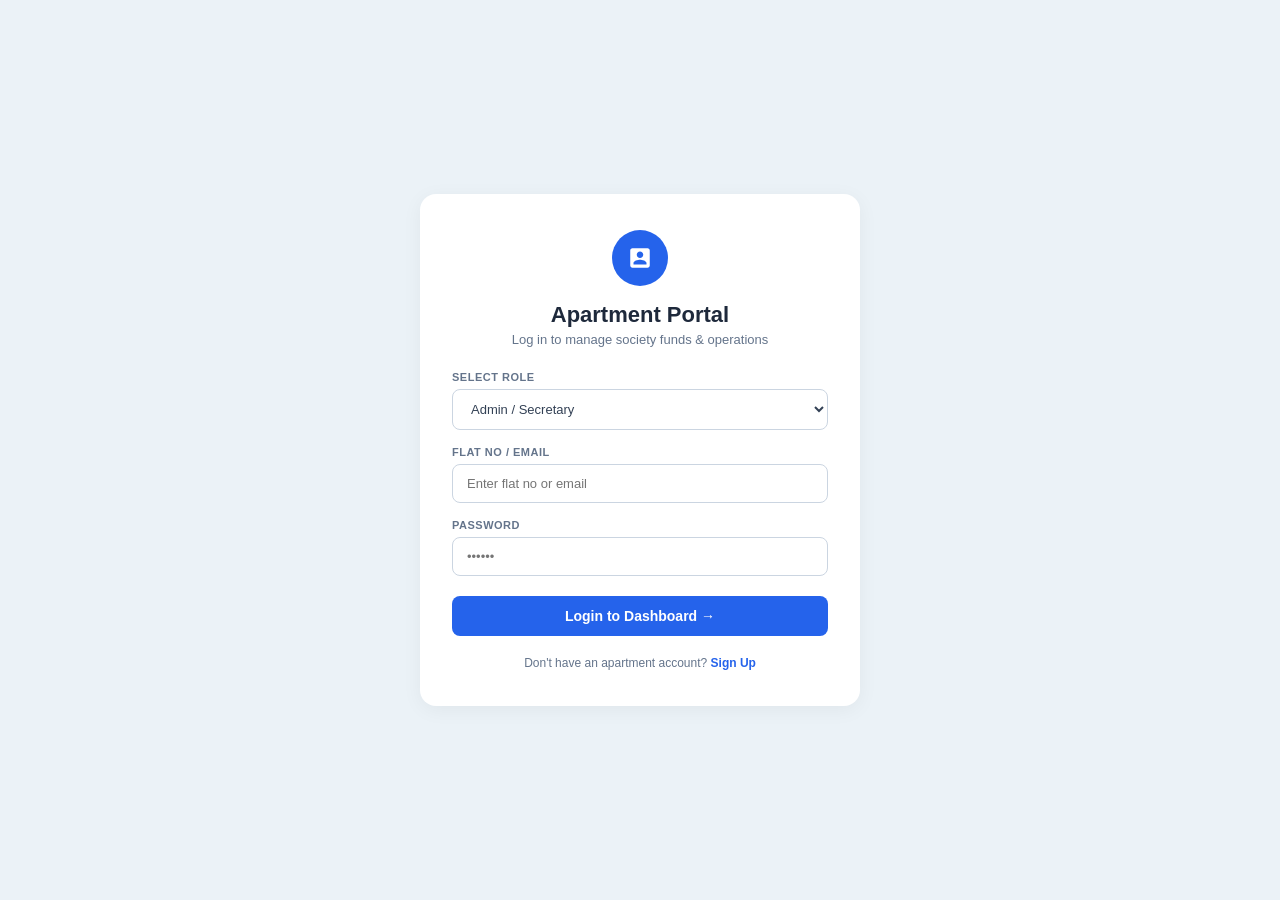
<file: my-society-app/index.html>
<!DOCTYPE html>
<html lang="en">
<head>
  <meta charset="UTF-8">
  <meta name="viewport" content="width=device-width, initial-scale=1.0">
  <title>Apartment Portal</title>
  <style>
    * {
      box-sizing: border-box;
      margin: 0;
      padding: 0;
      font-family: -apple-system, BlinkMacSystemFont, "Segoe UI", Roboto, Helvetica, Arial, sans-serif;
    }

    body {
      background-color: #ebf2f7;
      display: flex;
      justify-content: center;
      align-items: center;
      min-height: 100vh;
      padding: 20px;
    }

    .auth-card {
      background: #ffffff;
      padding: 36px 32px;
      border-radius: 16px;
      box-shadow: 0 4px 20px rgba(0, 0, 0, 0.05);
      width: 100%;
      max-width: 440px;
      text-align: center;
    }

    .hidden {
      display: none !important;
    }

    .icon-box {
      width: 56px;
      height: 56px;
      background-color: #2563eb;
      border-radius: 50%;
      display: flex;
      justify-content: center;
      align-items: center;
      margin: 0 auto 16px auto;
      color: #ffffff;
    }

    .icon-box svg {
      width: 26px;
      height: 26px;
      fill: currentColor;
    }

    h2 {
      font-size: 22px;
      color: #1e293b;
      margin-bottom: 4px;
      font-weight: 700;
    }

    .subtitle {
      font-size: 13px;
      color: #64748b;
      margin-bottom: 24px;
    }

    .form-group {
      text-align: left;
      margin-bottom: 16px;
    }

    label {
      display: block;
      font-size: 11px;
      font-weight: 700;
      color: #64748b;
      text-transform: uppercase;
      letter-spacing: 0.5px;
      margin-bottom: 6px;
    }

    select, input {
      width: 100%;
      padding: 11px 14px;
      border: 1px solid #cbd5e1;
      border-radius: 8px;
      font-size: 13px;
      outline: none;
      color: #334155;
      background-color: #ffffff;
      transition: border-color 0.2s, box-shadow 0.2s;
    }

    select:focus, input:focus {
      border-color: #2563eb;
      box-shadow: 0 0 0 3px rgba(37, 99, 235, 0.15);
    }

    .btn-submit {
      width: 100%;
      background-color: #2563eb;
      color: #ffffff;
      border: none;
      padding: 12px;
      border-radius: 8px;
      font-size: 14px;
      font-weight: 600;
      cursor: pointer;
      display: flex;
      align-items: center;
      justify-content: center;
      gap: 8px;
      margin-top: 20px;
      transition: background-color 0.2s;
    }

    .btn-submit:hover {
      background-color: #1d4ed8;
    }

    .footer-text {
      margin-top: 20px;
      font-size: 12px;
      color: #64748b;
    }

    .footer-text a {
      color: #2563eb;
      text-decoration: none;
      font-weight: 700;
      cursor: pointer;
    }

    .footer-text a:hover {
      text-decoration: underline;
    }
  </style>
</head>
<body>

  <!-- LOGIN CARD -->
  <div class="auth-card" id="loginCard">
    <div class="icon-box">
      <svg viewBox="0 0 24 24"><path d="M19 3H5c-1.1 0-2 .9-2 2v14c0 1.1.9 2 2 2h14c1.1 0 2-.9 2-2V5c0-1.1-.9-2-2-2zm-7 3c1.66 0 3 1.34 3 3s-1.34 3-3 3-3-1.34-3-3 1.34-3 3-3zm6 12H6v-1.4c0-2 4-3.1 6-3.1s6 1.1 6 3.1V18z"/></svg>
    </div>

    <h2>Apartment Portal</h2>
    <p class="subtitle">Log in to manage society funds & operations</p>

    <form id="loginForm">
      <div class="form-group">
        <label for="loginRole">SELECT ROLE</label>
        <select id="loginRole">
          <option value="admin">Admin / Secretary</option>
          <option value="resident">Resident / Flat Owner</option>
          <option value="security">Security Guard / Gatekeeper</option>
        </select>
      </div>

      <div class="form-group">
        <label for="loginFlatNo">FLAT NO / EMAIL</label>
        <input type="text" id="loginFlatNo" placeholder="Enter flat no or email">
      </div>

      <div class="form-group">
        <label for="loginPassword">PASSWORD</label>
        <input type="password" id="loginPassword" placeholder="••••••" required>
      </div>

      <button type="submit" class="btn-submit">
        Login to Dashboard &rarr;
      </button>
    </form>

    <p class="footer-text">
      Don't have an apartment account? <a href="#" id="goToSignUp">Sign Up</a>
    </p>
  </div>

  <!-- SIGN UP CARD (Hidden by default) -->
  <div class="auth-card hidden" id="signupCard">
    <div class="icon-box">
      <svg viewBox="0 0 24 24"><path d="M15 12c2.21 0 4-1.79 4-4s-1.79-4-4-4-4 1.79-4 4 1.79 4 4 4zm-9-2V7H4v3H1v2h3v3h2v-3h3v-2H6zm9 4c-2.67 0-8 1.34-8 4v2h16v-2c0-2.66-5.33-4-8-4z"/></svg>
    </div>

    <h2>Create Account</h2>
    <p class="subtitle">Register your society or flat account</p>

    <form id="signupForm">
      <div class="form-group">
        <label for="fullName">FULL NAME & FLAT NO</label>
        <input type="text" id="fullName" placeholder="e.g. Ramesh Kumar - Flat 101" required>
      </div>

      <div class="form-group">
        <label for="societyName">APARTMENT / SOCIETY NAME</label>
        <input type="text" id="societyName" value="Gokul Dham Society" required>
      </div>

      <div class="form-group">
        <label for="signupRole">SELECT ROLE</label>
        <select id="signupRole">
          <option value="admin">Admin / Secretary</option>
          <option value="resident">Resident / Flat Owner</option>
          <option value="security">Security Guard / Gatekeeper</option>
        </select>
      </div>

      <div class="form-group">
        <label for="emailMobile">EMAIL / MOBILE</label>
        <input type="text" id="emailMobile" placeholder="e.g. admin@gokuldham.com" required>
      </div>

      <div class="form-group">
        <label for="signupPassword">CREATE PASSWORD</label>
        <input type="password" id="signupPassword" placeholder="••••••" required>
      </div>

      <button type="submit" class="btn-submit">
        Create Account & Proceed &rarr;
      </button>
    </form>

    <p class="footer-text">
      Already have an account? <a href="#" id="goToLogIn">Log In</a>
    </p>
  </div>

  <script>
    const loginCard = document.getElementById('loginCard');
    const signupCard = document.getElementById('signupCard');
    const goToSignUp = document.getElementById('goToSignUp');
    const goToLogIn = document.getElementById('goToLogIn');

    goToSignUp.addEventListener('click', (e) => {
      e.preventDefault();
      loginCard.classList.add('hidden');
      signupCard.classList.remove('hidden');
    });

    goToLogIn.addEventListener('click', (e) => {
      e.preventDefault();
      signupCard.classList.add('hidden');
      loginCard.classList.remove('hidden');
    });

    document.getElementById('loginForm').addEventListener('submit', (e) => {
      e.preventDefault();
      const selectedRole = document.getElementById('loginRole').value;
      localStorage.setItem('userRole', selectedRole);
      window.location.href = 'dashboard.html';
    });

    document.getElementById('signupForm').addEventListener('submit', (e) => {
      e.preventDefault();
      const selectedRole = document.getElementById('signupRole').value;
      localStorage.setItem('userRole', selectedRole);
      alert('Account Created Successfully!');
      window.location.href = 'dashboard.html';
    });
  </script>
</body>
</html>
</file>
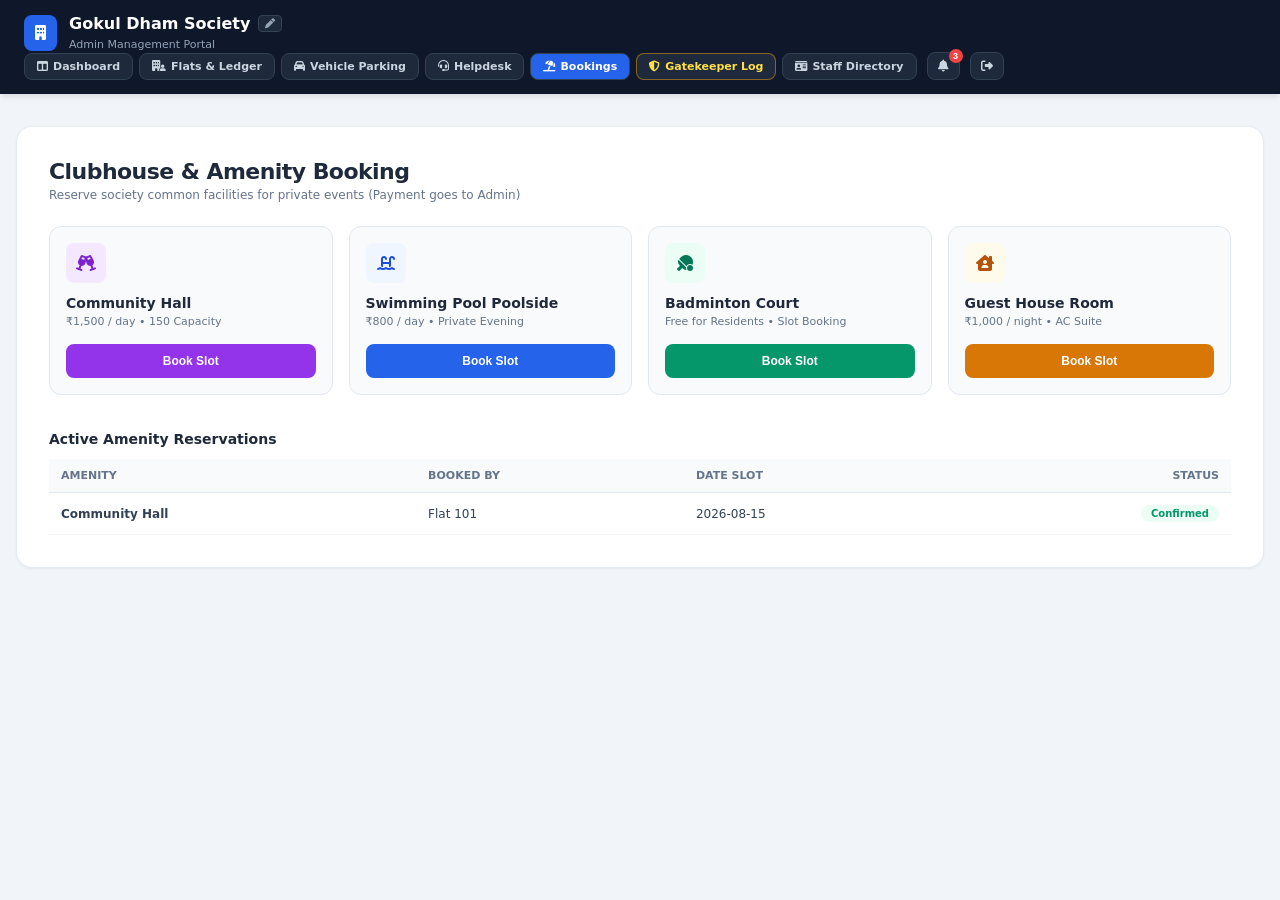
<file: bookings.html>
<!DOCTYPE html>
<html lang="en">
<head>
    <meta charset="UTF-8">
    <meta name="viewport" content="width=device-width, initial-scale=1.0">
    <title>Canary Enterprise - Clubhouse & Amenity Booking</title>
    <!-- FontAwesome Icons CDN -->
    <link href="https://cdnjs.cloudflare.com/ajax/libs/font-awesome/6.4.0/css/all.min.css" rel="stylesheet">
    <!-- Link CSS (Same folder) -->
    <link rel="stylesheet" href="bookings.css">
</head>
<body>

    <!-- TOP NAVIGATION BAR -->
    <header class="app-header">
        <div class="logo-area">
            <div class="logo-icon"><i class="fa-solid fa-building"></i></div>
            <div>
                <div class="title-row">
                    <h1>Gokul Dham Society</h1>
                    <button class="edit-btn"><i class="fa-solid fa-pen"></i></button>
                </div>
                <span class="subtitle">Admin Management Portal</span>
            </div>
        </div>

        <div class="nav-links">
            <a href="dashboard.html" class="nav-btn"><i class="fa-solid fa-table-columns"></i> Dashboard</a>
            <a href="flats.html" class="nav-btn"><i class="fa-solid fa-building-user"></i> Flats & Ledger</a>
            <a href="parking.html" class="nav-btn"><i class="fa-solid fa-car"></i> Vehicle Parking</a>
            <a href="helpdesk.html" class="nav-btn"><i class="fa-solid fa-headset"></i> Helpdesk</a>
            <a href="bookings.html" class="nav-btn active"><i class="fa-solid fa-umbrella-beach"></i> Bookings</a>
            <a href="visitors.html" class="nav-btn warning"><i class="fa-solid fa-shield-halved"></i> Gatekeeper Log</a>
            <a href="staff.html" class="nav-btn"><i class="fa-solid fa-id-card"></i> Staff Directory</a>
            <button class="bell-btn"><i class="fa-solid fa-bell"></i><span class="badge">3</span></button>
            <a href="index.html" class="logout-btn"><i class="fa-solid fa-right-from-bracket"></i></a>
        </div>
    </header>

    <!-- MAIN CONTAINER -->
    <main class="main-container">
        <div class="card">
            <h2 class="page-title">Clubhouse & Amenity Booking</h2>
            <p class="page-desc">Reserve society common facilities for private events (Payment goes to Admin)</p>

            <!-- Amenities Grid Cards -->
            <div class="amenities-grid">
                <div class="amenity-box">
                    <div>
                        <div class="amenity-icon icon-purple"><i class="fa-solid fa-champagne-glasses"></i></div>
                        <h3>Community Hall</h3>
                        <p>₹1,500 / day • 150 Capacity</p>
                    </div>
                    <button onclick="openModal('Community Hall')" class="book-btn btn-purple">Book Slot</button>
                </div>

                <div class="amenity-box">
                    <div>
                        <div class="amenity-icon icon-blue"><i class="fa-solid fa-water-ladder"></i></div>
                        <h3>Swimming Pool Poolside</h3>
                        <p>₹800 / day • Private Evening</p>
                    </div>
                    <button onclick="openModal('Swimming Pool Poolside')" class="book-btn btn-blue">Book Slot</button>
                </div>

                <div class="amenity-box">
                    <div>
                        <div class="amenity-icon icon-emerald"><i class="fa-solid fa-table-tennis-paddle-ball"></i></div>
                        <h3>Badminton Court</h3>
                        <p>Free for Residents • Slot Booking</p>
                    </div>
                    <button onclick="openModal('Badminton Court')" class="book-btn btn-emerald">Book Slot</button>
                </div>

                <div class="amenity-box">
                    <div>
                        <div class="amenity-icon icon-amber"><i class="fa-solid fa-house-chimney-user"></i></div>
                        <h3>Guest House Room</h3>
                        <p>₹1,000 / night • AC Suite</p>
                    </div>
                    <button onclick="openModal('Guest House Room')" class="book-btn btn-amber">Book Slot</button>
                </div>
            </div>

            <!-- Active Reservations Table -->
            <h3 class="section-title">Active Amenity Reservations</h3>
            <div class="table-responsive">
                <table class="data-table">
                    <thead>
                        <tr>
                            <th>Amenity</th>
                            <th>Booked By</th>
                            <th>Date Slot</th>
                            <th style="text-align: right;">Status</th>
                        </tr>
                    </thead>
                    <tbody id="amenities-booking-table">
                        <!-- Dynamic Rows -->
                    </tbody>
                </table>
            </div>
        </div>
    </main>

    <!-- Modal: Book Amenity -->
    <div id="modal-book-amenity" class="modal hidden">
        <div class="modal-content">
            <h3>Reserve Amenity Slot</h3>
            <form onsubmit="handleBookAmenity(event)" class="modal-form">
                <input type="text" id="book-amenity-name" readonly style="background-color: #f1f5f9; font-weight: bold;">
                <input type="text" id="book-flat" placeholder="Flat No (e.g. Flat 104)" required>
                <input type="date" id="book-date" required>
                <div class="modal-actions">
                    <button type="button" onclick="closeModal()" class="cancel-btn">Cancel</button>
                    <button type="submit" class="submit-btn">Confirm Booking</button>
                </div>
            </form>
        </div>
    </div>

    <!-- Link JS -->
    <script src="bookings.js"></script>
</body>
</html>
</file>
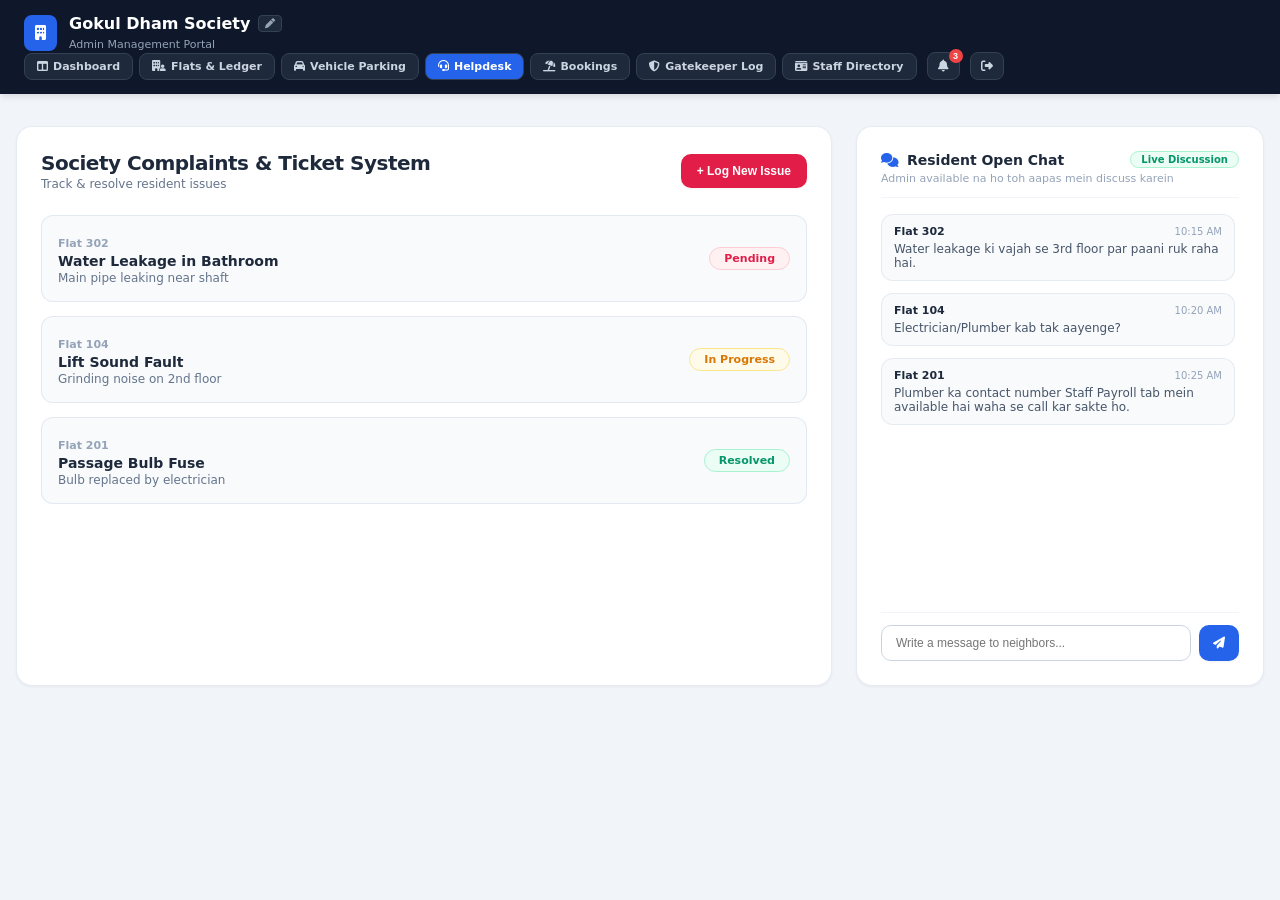
<file: helpdesk.html>
<!DOCTYPE html>
<html lang="en">
<head>
    <meta charset="UTF-8">
    <meta name="viewport" content="width=device-width, initial-scale=1.0">
    <title>Canary Enterprise - Helpdesk & Resident Chat</title>
    <!-- FontAwesome Icons CDN -->
    <link href="https://cdnjs.cloudflare.com/ajax/libs/font-awesome/6.4.0/css/all.min.css" rel="stylesheet">
    <!-- Link Dedicated CSS -->
    <link rel="stylesheet" href="helpdesk.css">
</head>
<body>

    <!-- TOP NAVIGATION BAR -->
    <header class="app-header">
        <div class="logo-area">
            <div class="logo-icon"><i class="fa-solid fa-building"></i></div>
            <div>
                <div class="title-row">
                    <h1>Gokul Dham Society</h1>
                    <button class="edit-btn"><i class="fa-solid fa-pen"></i></button>
                </div>
                <span class="subtitle">Admin Management Portal</span>
            </div>
        </div>

        <div class="nav-links">
            <a href="dashboard.html" class="nav-btn"><i class="fa-solid fa-table-columns"></i> Dashboard</a>
            <a href="flats.html" class="nav-btn"><i class="fa-solid fa-building-user"></i> Flats & Ledger</a>
            <a href="parking.html" class="nav-btn"><i class="fa-solid fa-car"></i> Vehicle Parking</a>
            <a href="helpdesk.html" class="nav-btn active"><i class="fa-solid fa-headset"></i> Helpdesk</a>
            <a href="bookings.html" class="nav-btn"><i class="fa-solid fa-umbrella-beach"></i> Bookings</a>
            <a href="visitors.html" class="nav-btn"><i class="fa-solid fa-shield-halved"></i> Gatekeeper Log</a>
            <a href="staff.html" class="nav-btn"><i class="fa-solid fa-id-card"></i> Staff Directory</a>
            <button class="bell-btn"><i class="fa-solid fa-bell"></i><span class="badge">3</span></button>
            <a href="index.html" class="logout-btn"><i class="fa-solid fa-right-from-bracket"></i></a>
        </div>
    </header>

    <!-- MAIN CONTAINER -->
    <main class="main-container">
        <div class="grid-layout">
            
            <!-- Left Column: Complaints & Tickets -->
            <div class="card">
                <div class="card-header">
                    <div>
                        <h2>Society Complaints & Ticket System</h2>
                        <p>Track & resolve resident issues</p>
                    </div>
                    <button onclick="openModal('modal-add-complaint')" class="primary-btn">+ Log New Issue</button>
                </div>

                <div class="complaints-list" id="complaints-list-container">
                    <!-- Dynamic Items -->
                </div>
            </div>

            <!-- Right Column: Resident Open Chat -->
            <div class="card chat-card">
                <div class="chat-header">
                    <div class="chat-title-area">
                        <h3><i class="fa-solid fa-comments chat-icon"></i> Resident Open Chat</h3>
                        <span class="live-badge">Live Discussion</span>
                    </div>
                    <p class="chat-subtitle">Admin available na ho toh aapas mein discuss karein</p>
                </div>

                <div class="chat-messages" id="chat-messages-box">
                    <!-- Dynamic Messages -->
                </div>

                <form onsubmit="handleSendChatMessage(event)" class="chat-form">
                    <input type="text" id="chat-input-msg" placeholder="Write a message to neighbors..." required>
                    <button type="submit" class="send-btn"><i class="fa-solid fa-paper-plane"></i></button>
                </form>
            </div>

        </div>
    </main>

    <!-- Modal: Add Complaint -->
    <div id="modal-add-complaint" class="modal hidden">
        <div class="modal-content">
            <h3>Log New Helpdesk Ticket</h3>
            <form onsubmit="handleAddComplaint(event)" class="modal-form">
                <input type="text" id="comp-flat" placeholder="Flat No (e.g. Flat 203)" required>
                <input type="text" id="comp-title" placeholder="Issue Title (e.g. Corridor Light Fault)" required>
                <textarea id="comp-desc" placeholder="Details..." rows="3" required></textarea>
                <div class="modal-actions">
                    <button type="button" onclick="closeModal('modal-add-complaint')" class="cancel-btn">Cancel</button>
                    <button type="submit" class="submit-btn">Submit Ticket</button>
                </div>
            </form>
        </div>
    </div>

    <!-- Link JS -->
    <script src="helpdesk.js"></script>
</body>
</html>
</file>
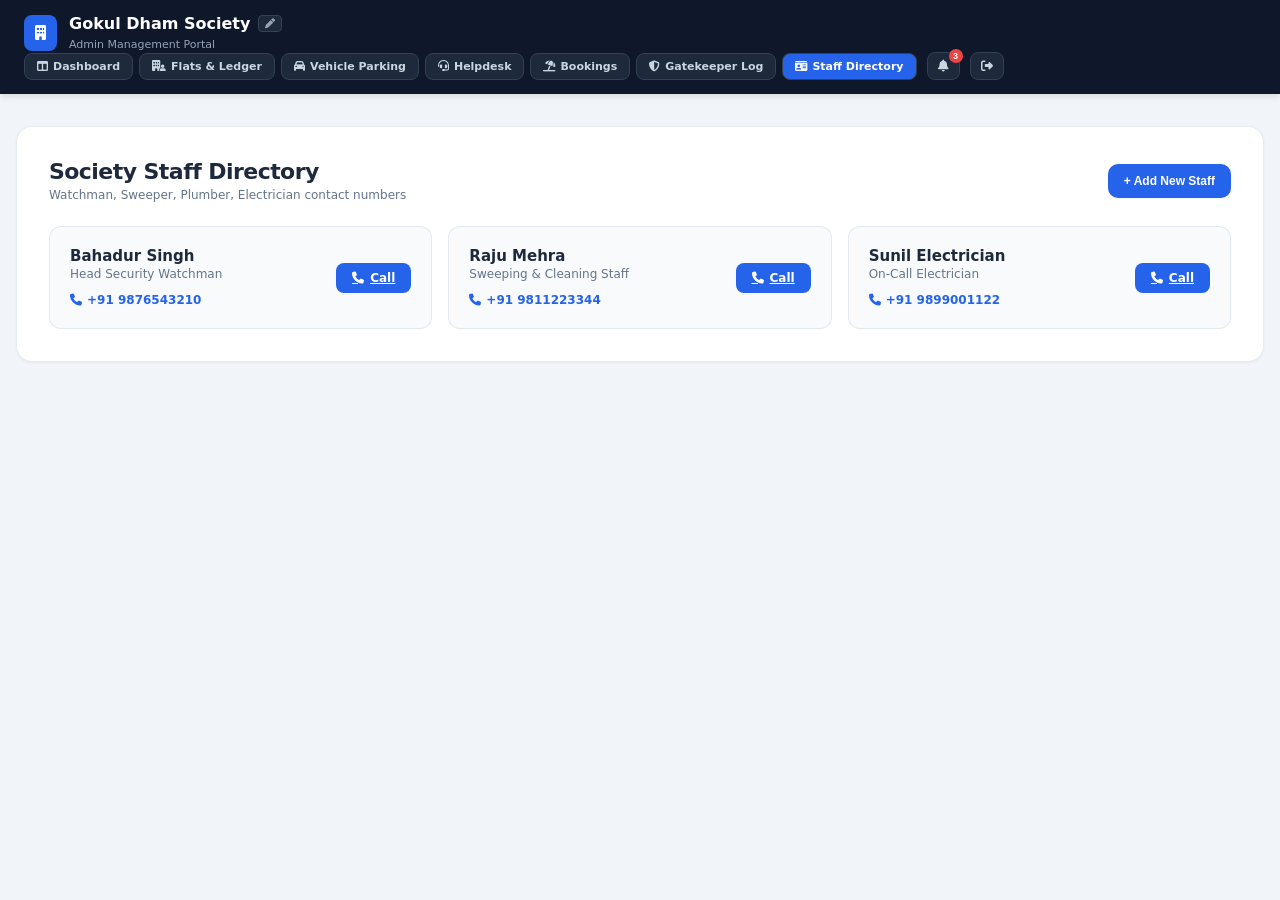
<file: staff.html>
<!DOCTYPE html>
<html lang="en">
<head>
    <meta charset="UTF-8">
    <meta name="viewport" content="width=device-width, initial-scale=1.0">
    <title>Canary Enterprise - Society Staff Directory</title>
    <!-- FontAwesome Icons CDN -->
    <link href="https://cdnjs.cloudflare.com/ajax/libs/font-awesome/6.4.0/css/all.min.css" rel="stylesheet">
    <!-- Link CSS -->
    <link rel="stylesheet" href="staff.css">
</head>
<body>

    <!-- TOP NAVIGATION BAR -->
    <header class="app-header">
        <div class="logo-area">
            <div class="logo-icon"><i class="fa-solid fa-building"></i></div>
            <div>
                <div class="title-row">
                    <h1>Gokul Dham Society</h1>
                    <button class="edit-btn"><i class="fa-solid fa-pen"></i></button>
                </div>
                <span class="subtitle">Admin Management Portal</span>
            </div>
        </div>

        <div class="nav-links">
            <a href="dashboard.html" class="nav-btn"><i class="fa-solid fa-table-columns"></i> Dashboard</a>
            <a href="flats.html" class="nav-btn"><i class="fa-solid fa-building-user"></i> Flats & Ledger</a>
            <a href="parking.html" class="nav-btn"><i class="fa-solid fa-car"></i> Vehicle Parking</a>
            <a href="helpdesk.html" class="nav-btn"><i class="fa-solid fa-headset"></i> Helpdesk</a>
            <a href="bookings.html" class="nav-btn"><i class="fa-solid fa-umbrella-beach"></i> Bookings</a>
            <a href="visitors.html" class="nav-btn warning"><i class="fa-solid fa-shield-halved"></i> Gatekeeper Log</a>
            <a href="staff.html" class="nav-btn active"><i class="fa-solid fa-id-card"></i> Staff Directory</a>
            <button class="bell-btn"><i class="fa-solid fa-bell"></i><span class="badge">3</span></button>
            <a href="index.html" class="logout-btn"><i class="fa-solid fa-right-from-bracket"></i></a>
        </div>
    </header>

    <!-- MAIN CONTAINER -->
    <main class="main-container">
        <div class="card">
            <div class="card-header-flex">
                <div>
                    <h2 class="page-title">Society Staff Directory</h2>
                    <p class="page-desc">Watchman, Sweeper, Plumber, Electrician contact numbers</p>
                </div>
                <button onclick="openModal()" class="primary-btn">+ Add New Staff</button>
            </div>

            <!-- Staff Grid Cards Container -->
            <div class="staff-grid" id="staff-grid-container">
                <!-- Dynamic Cards -->
            </div>
        </div>
    </main>

    <!-- Modal: Add New Staff -->
    <div id="modal-staff" class="modal hidden">
        <div class="modal-content">
            <h3>Add New Society Staff</h3>
            <form onsubmit="handleAddStaff(event)" class="modal-form">
                <input type="text" id="staff-name" placeholder="Staff Name (e.g. Ramesh Kumar)" required>
                <input type="text" id="staff-role" placeholder="Role / Designation (e.g. On-Call Plumber)" required>
                <input type="text" id="staff-phone" placeholder="Phone Number (e.g. +91 9876543210)" required>
                <div class="modal-actions">
                    <button type="button" onclick="closeModal()" class="cancel-btn">Cancel</button>
                    <button type="submit" class="submit-btn">Add Staff</button>
                </div>
            </form>
        </div>
    </div>

    <!-- Link JS -->
    <script src="staff.js"></script>
</body>
</html>
</file>
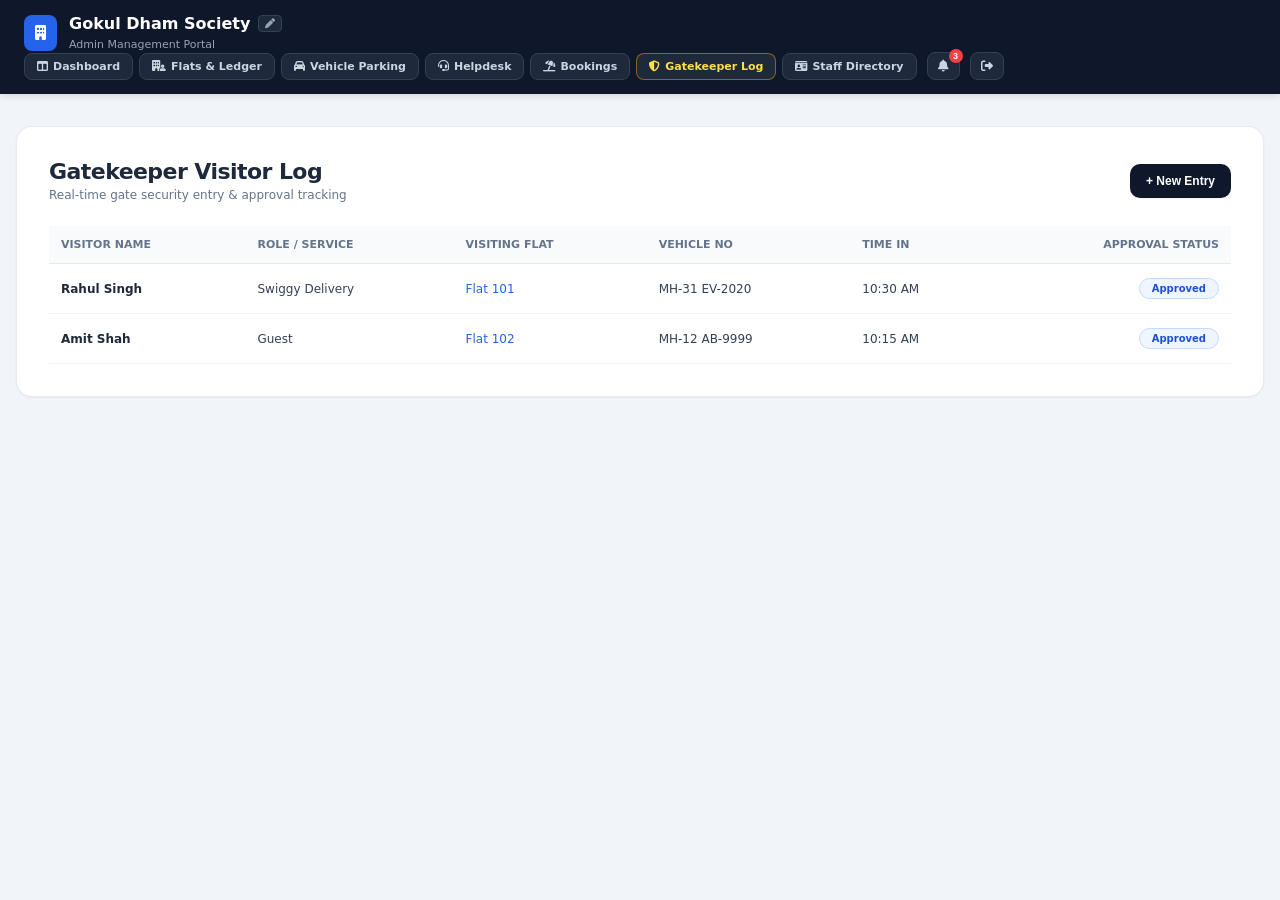
<file: visitors.html>
<!DOCTYPE html>
<html lang="en">
<head>
    <meta charset="UTF-8">
    <meta name="viewport" content="width=device-width, initial-scale=1.0">
    <title>Canary Enterprise - Gatekeeper Visitor Log</title>
    <!-- FontAwesome Icons CDN -->
    <link href="https://cdnjs.cloudflare.com/ajax/libs/font-awesome/6.4.0/css/all.min.css" rel="stylesheet">
    <!-- Link CSS -->
    <link rel="stylesheet" href="visitors.css">
</head>
<body>

    <!-- TOP NAVIGATION BAR -->
    <header class="app-header">
        <div class="logo-area">
            <div class="logo-icon"><i class="fa-solid fa-building"></i></div>
            <div>
                <div class="title-row">
                    <h1>Gokul Dham Society</h1>
                    <button class="edit-btn"><i class="fa-solid fa-pen"></i></button>
                </div>
                <span class="subtitle">Admin Management Portal</span>
            </div>
        </div>

        <div class="nav-links">
            <a href="dashboard.html" class="nav-btn"><i class="fa-solid fa-table-columns"></i> Dashboard</a>
            <a href="flats.html" class="nav-btn"><i class="fa-solid fa-building-user"></i> Flats & Ledger</a>
            <a href="parking.html" class="nav-btn"><i class="fa-solid fa-car"></i> Vehicle Parking</a>
            <a href="helpdesk.html" class="nav-btn"><i class="fa-solid fa-headset"></i> Helpdesk</a>
            <a href="bookings.html" class="nav-btn"><i class="fa-solid fa-umbrella-beach"></i> Bookings</a>
            <a href="visitors.html" class="nav-btn warning"><i class="fa-solid fa-shield-halved"></i> Gatekeeper Log</a>
            <a href="staff.html" class="nav-btn"><i class="fa-solid fa-id-card"></i> Staff Directory</a>
            <button class="bell-btn"><i class="fa-solid fa-bell"></i><span class="badge">3</span></button>
            <a href="index.html" class="logout-btn"><i class="fa-solid fa-right-from-bracket"></i></a>
        </div>
    </header>

    <!-- MAIN CONTAINER -->
    <main class="main-container">
        <div class="card">
            <div class="card-header-flex">
                <div>
                    <h2 class="page-title">Gatekeeper Visitor Log</h2>
                    <p class="page-desc">Real-time gate security entry & approval tracking</p>
                </div>
                <button onclick="openModal()" class="primary-btn">+ New Entry</button>
            </div>

            <!-- Visitor Log Table -->
            <div class="table-responsive">
                <table class="data-table">
                    <thead>
                        <tr>
                            <th>Visitor Name</th>
                            <th>Role / Service</th>
                            <th>Visiting Flat</th>
                            <th>Vehicle No</th>
                            <th>Time In</th>
                            <th style="text-align: right;">Approval Status</th>
                        </tr>
                    </thead>
                    <tbody id="visitors-table-body">
                        <!-- Dynamic Rows -->
                    </tbody>
                </table>
            </div>
        </div>
    </main>

    <!-- Modal: New Visitor Entry -->
    <div id="modal-visitor" class="modal hidden">
        <div class="modal-content">
            <h3>Add New Visitor Entry</h3>
            <form onsubmit="handleAddVisitor(event)" class="modal-form">
                <input type="text" id="vis-name" placeholder="Visitor Name (e.g. Rahul Singh)" required>
                <input type="text" id="vis-role" placeholder="Role / Service (e.g. Swiggy Delivery)" required>
                <input type="text" id="vis-flat" placeholder="Visiting Flat (e.g. Flat 101)" required>
                <input type="text" id="vis-vehicle" placeholder="Vehicle No (e.g. MH-31 EV-2020)" required>
                <input type="text" id="vis-time" placeholder="Time In (e.g. 10:30 AM)" required>
                <div class="modal-actions">
                    <button type="button" onclick="closeModal()" class="cancel-btn">Cancel</button>
                    <button type="submit" class="submit-btn">Save Entry</button>
                </div>
            </form>
        </div>
    </div>

    <!-- Link JS -->
    <script src="visitors.js"></script>
</body>
</html>
</file>
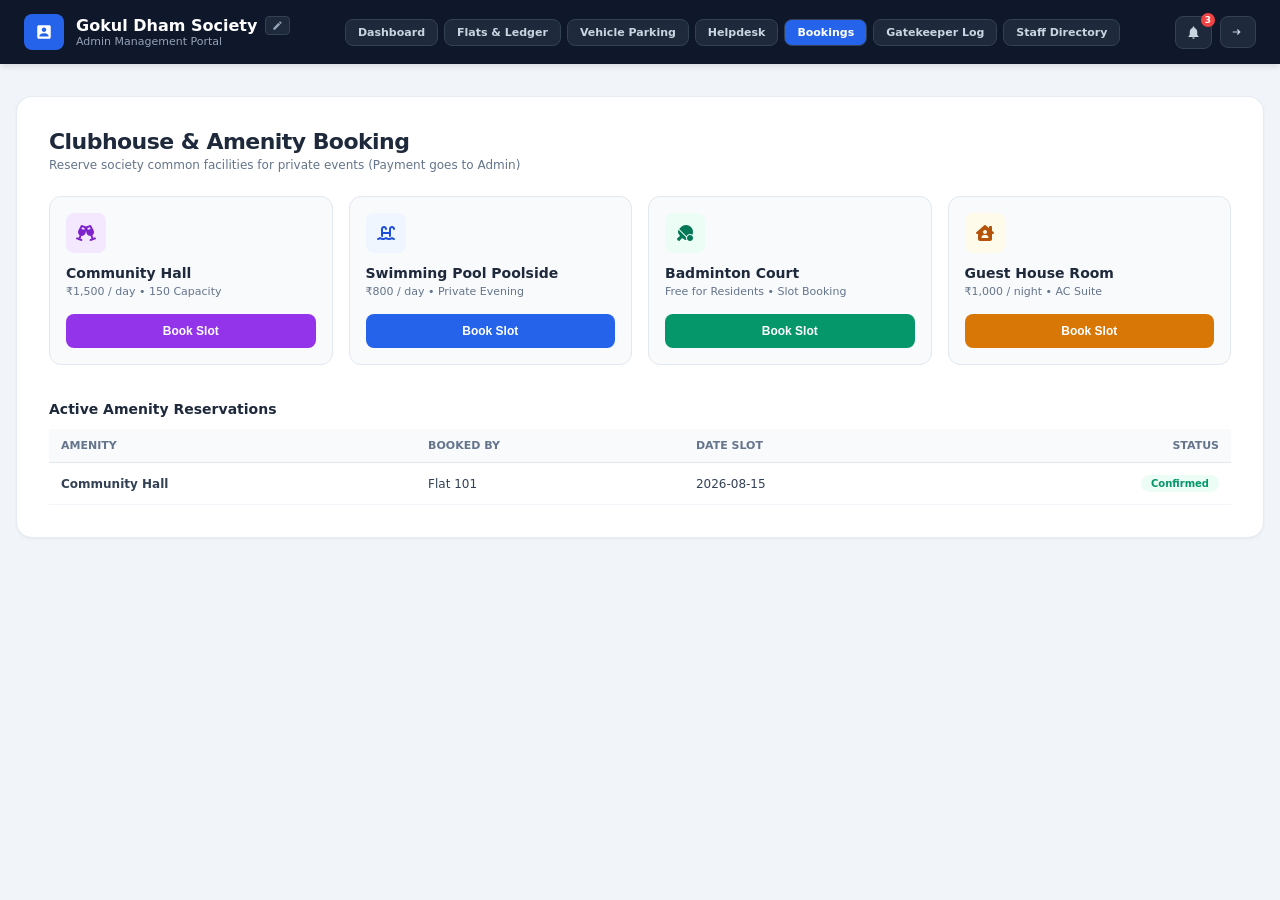
<file: my-society-app/bookings.html>
<!DOCTYPE html>
<html lang="en">
<head>
    <meta charset="UTF-8">
    <meta name="viewport" content="width=device-width, initial-scale=1.0">
    <title>Gokul Dham Society - Clubhouse & Amenity Booking</title>
    <!-- FontAwesome Icons CDN -->
    <link href="https://cdnjs.cloudflare.com/ajax/libs/font-awesome/6.4.0/css/all.min.css" rel="stylesheet">
    <!-- Link CSS (Same folder) -->
    <link rel="stylesheet" href="bookings.css">
</head>
<body>

    <!-- TOP NAVIGATION BAR -->
    <header class="navbar">
        <div class="nav-left">
            <div class="logo-box">
                <svg class="icon" viewBox="0 0 24 24" style="width: 18px; height: 18px;"><path d="M19 3H5c-1.1 0-2 .9-2 2v14c0 1.1.9 2 2 2h14c1.1 0 2-.9 2-2V5c0-1.1-.9-2-2-2zm-7 3c1.66 0 3 1.34 3 3s-1.34 3-3 3-3-1.34-3-3 1.34-3 3-3zm6 12H6v-1.4c0-2 4-3.1 6-3.1s6 1.1 6 3.1V18z"/></svg>
            </div>
            <div class="brand-info">
                <div class="brand-title-row">
                    <h3 class="societyNameText">Gokul Dham Society</h3>
                    <button class="edit-btn" onclick="openEditModal()" title="Edit Name">
                        <svg class="icon" viewBox="0 0 24 24" style="width: 11px; height: 11px;"><path d="M3 17.25V21h3.75L17.81 9.94l-3.75-3.75L3 17.25zM20.71 7.04c.39-.39.39-1.02 0-1.41l-2.34-2.34c-.39-.39-1.02-.39-1.41 0l-1.83 1.83 3.75 3.75 1.83-1.83z"/></svg>
                    </button>
                </div>
                <p>Admin Management Portal</p>
            </div>
        </div>

        <nav class="nav-menu">
            <a href="dashboard.html" class="nav-item">Dashboard</a>
            <a href="flats.html" class="nav-item">Flats & Ledger</a>
            <a href="vehicle.html" class="nav-item">Vehicle Parking</a>
            <a href="helpdesk.html" class="nav-item">Helpdesk</a>
            <a href="bookings.html" class="nav-item active">Bookings</a>
            <a href="visitors.html" class="nav-item">Gatekeeper Log</a>
            <a href="staff.html" class="nav-item">Staff Directory</a>
        </nav>

        <div class="nav-right">
            <!-- Bell Icon Updated with Click Event -->
            <a href="#" class="notification-icon bell-btn" onclick="openNotificationModal(event)">
                <svg class="icon" viewBox="0 0 24 24" style="width: 15px; height: 15px;"><path d="M12 22c1.1 0 2-.9 2-2h-4c0 1.1.89 2 2 2zm6-6v-5c0-3.07-1.64-5.64-4.5-6.32V4c0-.83-.67-1.5-1.5-1.5s-1.5.67-1.5 1.5v.68C7.63 5.36 6 7.92 6 11v5l-2 2v1h16v-1l-2-2z"/></svg>
                <span class="badge">3</span>
            </a>
            <a href="index.html" class="logout-btn">
                <svg class="icon" viewBox="0 0 24 24" style="width: 14px; height: 14px;"><path d="M10.09 15.59L11.5 17l5-5-5-5-1.41 1.41L12.67 11H3v2h9.67l-2.58 2.59z"/></svg>
            </a>
        </div>
    </header>

    <!-- MAIN CONTAINER -->
    <main class="main-container">
        <div class="card">
            <h2 class="page-title">Clubhouse & Amenity Booking</h2>
            <p class="page-desc">Reserve society common facilities for private events (Payment goes to Admin)</p>

            <!-- Amenities Grid Cards -->
            <div class="amenities-grid">
                <div class="amenity-box">
                    <div>
                        <div class="amenity-icon icon-purple"><i class="fa-solid fa-champagne-glasses"></i></div>
                        <h3>Community Hall</h3>
                        <p>₹1,500 / day • 150 Capacity</p>
                    </div>
                    <button onclick="openModal('Community Hall')" class="book-btn btn-purple">Book Slot</button>
                </div>

                <div class="amenity-box">
                    <div>
                        <div class="amenity-icon icon-blue"><i class="fa-solid fa-water-ladder"></i></div>
                        <h3>Swimming Pool Poolside</h3>
                        <p>₹800 / day • Private Evening</p>
                    </div>
                    <button onclick="openModal('Swimming Pool Poolside')" class="book-btn btn-blue">Book Slot</button>
                </div>

                <div class="amenity-box">
                    <div>
                        <div class="amenity-icon icon-emerald"><i class="fa-solid fa-table-tennis-paddle-ball"></i></div>
                        <h3>Badminton Court</h3>
                        <p>Free for Residents • Slot Booking</p>
                    </div>
                    <button onclick="openModal('Badminton Court')" class="book-btn btn-emerald">Book Slot</button>
                </div>

                <div class="amenity-box">
                    <div>
                        <div class="amenity-icon icon-amber"><i class="fa-solid fa-house-chimney-user"></i></div>
                        <h3>Guest House Room</h3>
                        <p>₹1,000 / night • AC Suite</p>
                    </div>
                    <button onclick="openModal('Guest House Room')" class="book-btn btn-amber">Book Slot</button>
                </div>
            </div>

            <!-- Active Reservations Table -->
            <h3 class="section-title">Active Amenity Reservations</h3>
            <div class="table-responsive">
                <table class="data-table">
                    <thead>
                        <tr>
                            <th>Amenity</th>
                            <th>Booked By</th>
                            <th>Date Slot</th>
                            <th style="text-align: right;">Status</th>
                        </tr>
                    </thead>
                    <tbody id="amenities-booking-table">
                        <!-- Dynamic Rows -->
                    </tbody>
                </table>
            </div>
        </div>
    </main>

    <!-- Modal: Book Amenity -->
    <div id="modal-book-amenity" class="modal hidden">
        <div class="modal-content">
            <h3>Reserve Amenity Slot</h3>
            <form onsubmit="handleBookAmenity(event)" class="modal-form">
                <input type="text" id="book-amenity-name" readonly style="background-color: #f1f5f9; font-weight: bold;">
                <input type="text" id="book-flat" placeholder="Flat No (e.g. Flat 104)" required>
                <input type="date" id="book-date" required>
                <div class="modal-actions">
                    <button type="button" onclick="closeModal()" class="cancel-btn">Cancel</button>
                    <button type="submit" class="submit-btn">Confirm Booking</button>
                </div>
            </form>
        </div>
    </div>

    <!-- Edit Society Name Modal -->
    <div class="modal-overlay hidden" id="editModal">
        <div class="modal-card">
            <h3>Edit Society Name</h3>
            <input type="text" id="societyInput" placeholder="Enter new society name">
            <div class="modal-actions">
                <button class="btn-cancel" onclick="closeEditModal()">Cancel</button>
                <button class="btn-update" onclick="saveSocietyName()">Update Name</button>
            </div>
        </div>
    </div>

    <!-- Notification Modal Popup -->
    <div id="modal-notifications" class="modal-overlay hidden">
        <div class="modal-card notification-card" style="max-width: 450px;">
            <div style="display: flex; justify-content: space-between; align-items: center; margin-bottom: 16px;">
                <h3 style="display: flex; align-items: center; gap: 8px; font-size: 16px;"><i class="fa-solid fa-bell" style="color: #2563eb;"></i> Recent System Alerts</h3>
                <span style="background-color: #eff6ff; color: #1d4ed8; padding: 2px 10px; border-radius: 20px; font-size: 11px; font-weight: bold;">3 Alerts</span>
            </div>
            <div style="display: flex; flex-direction: column; gap: 10px; margin-bottom: 16px;">
                <div style="background-color: #f8fafc; border: 1px solid #e2e8f0; padding: 12px; border-radius: 8px; font-size: 12px; color: #1e293b;">
                    <strong>New Complaint:</strong> Water Leakage reported in Flat 302
                </div>
                <div style="background-color: #f0fdf4; border: 1px solid #bbf7d0; padding: 12px; border-radius: 8px; font-size: 12px; color: #166534;">
                    <strong>Payment Received:</strong> Flat 101 paid ₹2,000 via UPI
                </div>
                <div style="background-color: #fefce8; border: 1px solid #fef08a; padding: 12px; border-radius: 8px; font-size: 12px; color: #854d0e;">
                    <strong>Booking Alert:</strong> Community Hall requested for 15 Aug
                </div>
            </div>
            <button onclick="closeNotificationModal()" class="submit-btn" style="width: 100%; padding: 10px; background-color: #f1f5f9; color: #1e293b; border: 1px solid #cbd5e1; border-radius: 8px; font-weight: bold; cursor: pointer;">Close Notifications</button>
        </div>
    </div>

    <!-- Link JS -->
    <script src="bookings.js"></script>
</body>
</html>
</file>
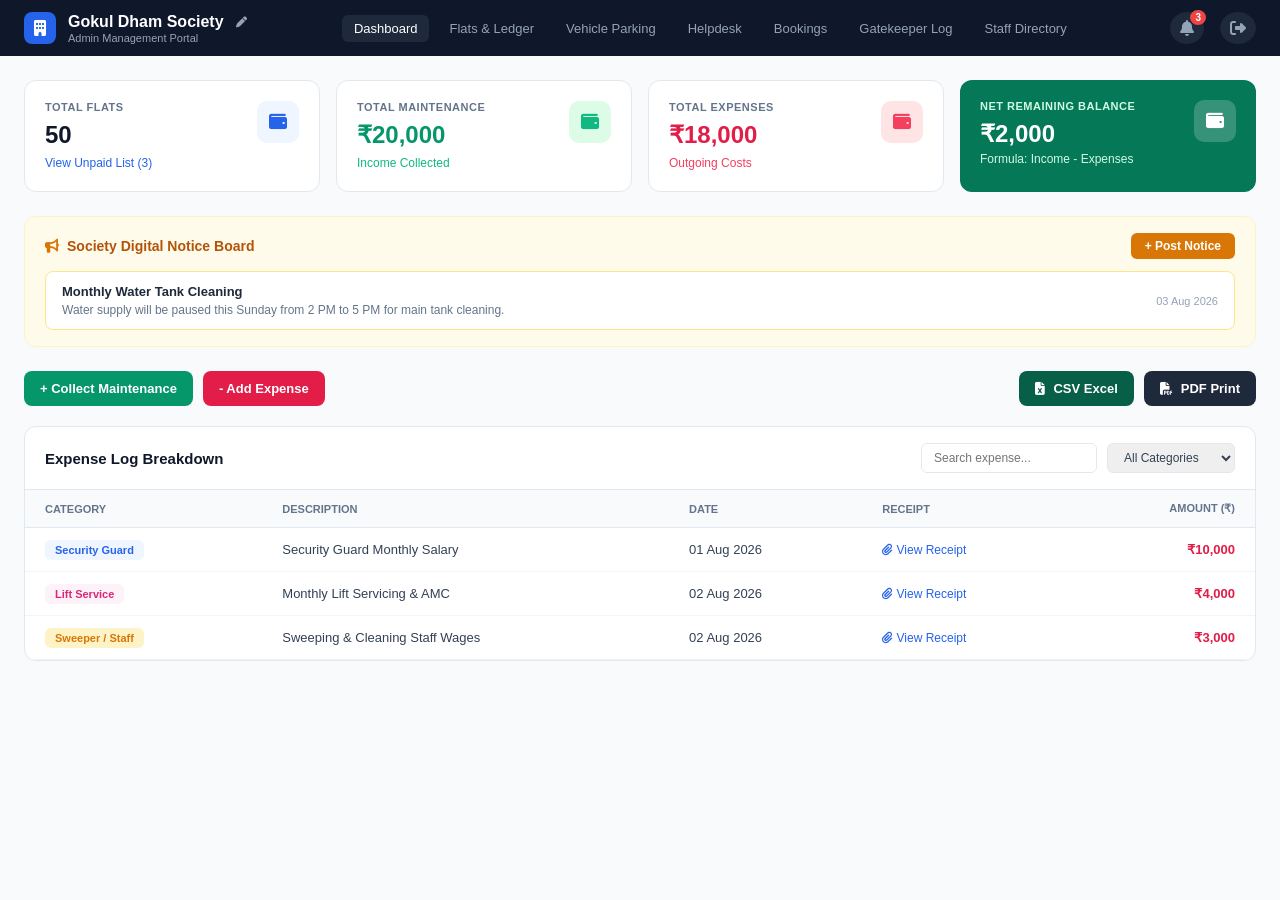
<file: my-society-app/dashboard.html>
<!DOCTYPE html>
<html lang="en">
<head>
  <meta charset="UTF-8">
  <meta name="viewport" content="width=device-width, initial-scale=1.0">
  <title>Gokul Dham Society - Dashboard</title>
  <!-- FontAwesome for Icons -->
  <link rel="stylesheet" href="https://cdnjs.cloudflare.com/ajax/libs/font-awesome/6.5.1/css/all.min.css">
  <link rel="stylesheet" href="dashboard-style.css">
</head>
<body>

  <!-- Top Navbar -->
  <header class="navbar">
    <div class="nav-left">
      <div class="logo-box">
        <i class="fa-solid fa-building"></i>
      </div>
      <div class="brand-info">
        <div class="brand-title-row">
          <h3 class="societyNameText">Gokul Dham Society</h3>
          <!-- Pencil Edit Icon -->
          <button class="edit-btn" onclick="openEditModal()" title="Edit Name">
            <i class="fa-solid fa-pen"></i>
          </button>
        </div>
        <p>Admin Management Portal</p>
      </div>
    </div>

    <nav class="nav-menu">
      <a href="dashboard.html" class="nav-item active">Dashboard</a>
      <a href="flats.html" class="nav-item">Flats & Ledger</a>
      <a href="vehicle.html" class="nav-item">Vehicle Parking</a>
      <a href="helpdesk.html" class="nav-item">Helpdesk</a>
      <a href="bookings.html" class="nav-item">Bookings</a>
      <a href="gatekeeperlog.html" class="nav-item">Gatekeeper Log</a>
      <a href="staff.html" class="nav-item">Staff Directory</a>
    </nav>

    <div class="nav-right">
      <!-- Bell Icon Trigger -->
      <div class="notification-icon" onclick="openNotifModal()" title="View Notifications">
        <i class="fa-solid fa-bell"></i>
        <span class="badge">3</span>
      </div>
      <a href="index.html" class="logout-btn">
        <i class="fa-solid fa-right-from-bracket"></i>
      </a>
    </div>
  </header>

  <!-- Main Content -->
  <main class="main-container">
    <div class="stats-grid">
      <!-- First Dynamic Card (Admin: Total Flats | Resident: My Maintenance) -->
      <div class="stat-card" id="firstStatCard">
        <div>
          <div class="stat-title" id="stat1Title">TOTAL FLATS</div>
          <div class="stat-value" id="stat1Value">50</div>
          <a href="flats.html" class="stat-subtext" id="stat1Sub">View Unpaid List (3)</a>
        </div>
        <div class="stat-icon-bg" id="stat1Icon">
          <i class="fa-solid fa-wallet"></i>
        </div>
      </div>

      <!-- Total Maintenance -->
      <div class="stat-card">
        <div>
          <div class="stat-title">TOTAL MAINTENANCE</div>
          <div class="stat-value" style="color: #059669;">₹20,000</div>
          <span style="font-size:12px; color:#10b981; font-weight:500;">Income Collected</span>
        </div>
        <div class="stat-icon-bg" style="background-color: #dcfce7; color: #10b981;">
          <i class="fa-solid fa-wallet"></i>
        </div>
      </div>

      <!-- Total Expenses -->
      <div class="stat-card">
        <div>
          <div class="stat-title">TOTAL EXPENSES</div>
          <div class="stat-value" style="color: #e11d48;">₹18,000</div>
          <span style="font-size:12px; color:#f43f5e; font-weight:500;">Outgoing Costs</span>
        </div>
        <div class="stat-icon-bg" style="background-color: #ffe4e6; color: #f43f5e;">
          <i class="fa-solid fa-wallet"></i>
        </div>
      </div>

      <!-- Net Remaining Balance -->
      <div class="stat-card green-card">
        <div>
          <div class="stat-title">NET REMAINING BALANCE</div>
          <div class="stat-value">₹2,000</div>
          <div class="stat-subtext">Formula: Income - Expenses</div>
        </div>
        <div class="stat-icon-bg">
          <i class="fa-solid fa-wallet"></i>
        </div>
      </div>
    </div>

    <!-- Digital Notice Board -->
    <div class="notice-board">
      <div class="notice-header">
        <div class="notice-title">
          <i class="fa-solid fa-bullhorn" style="color: #d97706;"></i>
          Society Digital Notice Board
        </div>
        <button class="btn-orange" id="postNoticeBtn">+ Post Notice</button>
      </div>
      <div class="notice-card-box">
        <div class="notice-content">
          <h4>Monthly Water Tank Cleaning</h4>
          <p>Water supply will be paused this Sunday from 2 PM to 5 PM for main tank cleaning.</p>
        </div>
        <div class="notice-date">03 Aug 2026</div>
      </div>
    </div>

    <!-- Action Buttons -->
    <div class="action-row">
      <div class="left-actions" id="actionButtonsContainer">
        <button class="btn-green-action" onclick="openMaintenanceModal()">+ Collect Maintenance</button>
        <button class="btn-red-action" onclick="openExpenseModal()">- Add Expense</button>
      </div>
      <div class="right-actions">
        <button class="btn-excel" onclick="exportTableToCSV('expense-report.csv')">
          <i class="fa-solid fa-file-excel"></i> CSV Excel
        </button>
        <button class="btn-pdf" onclick="printExpenseTable()">
          <i class="fa-solid fa-file-pdf"></i> PDF Print
        </button>
      </div>
    </div>

    <!-- Expense Table -->
    <div class="table-card">
      <div class="table-header">
        <h3>Expense Log Breakdown</h3>
        <div class="table-filters">
          <input type="text" id="tableSearch" class="search-input" placeholder="Search expense..." onkeyup="filterTable()">
          <select id="categoryFilter" class="select-input" onchange="filterTable()">
            <option value="">All Categories</option>
            <option value="Security Guard">Security Guard</option>
            <option value="Lift Service">Lift Service</option>
            <option value="Sweeper / Staff">Sweeper / Staff</option>
            <option value="Parking Light">Parking Light</option>
          </select>
        </div>
      </div>
      <table id="expenseTable">
        <thead>
          <tr>
            <th>CATEGORY</th>
            <th>DESCRIPTION</th>
            <th>DATE</th>
            <th>RECEIPT</th>
            <th style="text-align: right;">AMOUNT (₹)</th>
          </tr>
        </thead>
        <tbody id="expenseTableBody">
          <tr>
            <td><span class="badge-cat blue">Security Guard</span></td>
            <td>Security Guard Monthly Salary</td>
            <td>01 Aug 2026</td>
            <td><a href="#" class="link-receipt"><i class="fa-solid fa-paperclip"></i> View Receipt</a></td>
            <td style="text-align: right;"><span class="amount-text">₹10,000</span></td>
          </tr>
          <tr>
            <td><span class="badge-cat pink">Lift Service</span></td>
            <td>Monthly Lift Servicing & AMC</td>
            <td>02 Aug 2026</td>
            <td><a href="#" class="link-receipt"><i class="fa-solid fa-paperclip"></i> View Receipt</a></td>
            <td style="text-align: right;"><span class="amount-text">₹4,000</span></td>
          </tr>
          <tr>
            <td><span class="badge-cat yellow" style="background: #fef3c7; color: #d97706;">Sweeper / Staff</span></td>
            <td>Sweeping & Cleaning Staff Wages</td>
            <td>02 Aug 2026</td>
            <td><a href="#" class="link-receipt"><i class="fa-solid fa-paperclip"></i> View Receipt</a></td>
            <td style="text-align: right;"><span class="amount-text">₹3,000</span></td>
          </tr>
        </tbody>
      </table>
    </div>
  </main>

  <!-- ==================== MODALS ==================== -->

  <!-- Recent System Alerts Modal -->
  <div class="modal-overlay" id="notifModal">
    <div class="modal-card notif-card-box">
      <div class="notif-header">
        <div class="notif-title"><i class="fa-solid fa-bell" style="color: #2563eb;"></i> <span>Recent System Alerts</span></div>
        <span class="notif-count-badge">3 Alerts</span>
      </div>
      <div class="notif-list">
        <div class="notif-item notif-gray"><strong>New Complaint:</strong> Water Leakage reported in Flat 302</div>
        <div class="notif-item notif-green"><strong>Payment Received:</strong> Flat 101 paid ₹2,000 via UPI</div>
        <div class="notif-item notif-yellow"><strong>Booking Alert:</strong> Community Hall requested for 15 Aug</div>
      </div>
      <button class="btn-close-notif" onclick="closeNotifModal()">Close Notifications</button>
    </div>
  </div>

  <!-- Expense Voucher Modal -->
  <div class="modal-overlay" id="voucherModal">
    <div class="modal-card voucher-card-box">
      <div class="voucher-header">
        <div class="voucher-title"><i class="fa-solid fa-file-lines"></i> Expense Voucher</div>
        <button class="voucher-close-btn" onclick="closeVoucherModal()">&times;</button>
      </div>
      <div class="voucher-body" id="printableVoucher">
        <div class="voucher-stamp">PAID & VERIFIED</div>
        <div class="voucher-meta">GOKUL DHAM SOCIETY OFFICIAL VOUCHER</div>
        <h4 id="vouchDesc" class="voucher-desc">Security Guard Monthly Salary</h4>
        <div class="voucher-details-row">
          <span>Category: <strong id="vouchCategory">Security Guard</strong></span>
          <span>Date: <strong id="vouchDate">01 Aug 2026</strong></span>
        </div>
        <div class="voucher-amount-box">
          <span>Total Paid Amount</span>
          <span id="vouchAmount" class="voucher-amount">₹10,000</span>
        </div>
      </div>
      <div class="modal-actions voucher-actions" style="margin-top: 20px;">
        <button class="btn-print-voucher" onclick="printVoucher()"><i class="fa-solid fa-print"></i> Print</button>
        <button class="btn-cancel" onclick="closeVoucherModal()">Close</button>
      </div>
    </div>
  </div>

  <!-- Edit Society Name Modal -->
  <div class="modal-overlay" id="editModal">
    <div class="modal-card">
      <h3>Edit Society Name</h3>
      <input type="text" id="societyInput" placeholder="Enter new society name">
      <div class="modal-actions">
        <button class="btn-cancel" onclick="closeEditModal()">Cancel</button>
        <button class="btn-update" onclick="saveSocietyName()">Update Name</button>
      </div>
    </div>
  </div>

  <!-- Collect Maintenance Modal -->
  <div class="modal-overlay" id="maintenanceModal">
    <div class="modal-card">
      <h3>Collect Maintenance</h3>
      <div style="margin-bottom: 12px;">
        <label style="font-size: 11px; font-weight: bold; color: #64748b; display: block; margin-bottom: 4px;">FLAT NUMBER</label>
        <input type="text" id="maintFlat" placeholder="e.g., A-101">
      </div>
      <div style="margin-bottom: 12px;">
        <label style="font-size: 11px; font-weight: bold; color: #64748b; display: block; margin-bottom: 4px;">AMOUNT (₹)</label>
        <input type="number" id="maintAmount" placeholder="e.g., 2000">
      </div>
      <div style="margin-bottom: 20px;">
        <label style="font-size: 11px; font-weight: bold; color: #64748b; display: block; margin-bottom: 4px;">MONTH / NOTE</label>
        <input type="text" id="maintMonth" placeholder="e.g., August 2026 Maintenance">
      </div>
      <div class="modal-actions">
        <button class="btn-cancel" onclick="closeMaintenanceModal()">Cancel</button>
        <button class="btn-update" style="background: #059669;" onclick="submitMaintenance()">Collect</button>
      </div>
    </div>
  </div>

  <!-- Record New Expense Modal -->
  <div class="modal-overlay" id="expenseModal">
    <div class="modal-card">
      <h3 class="modal-title-custom">Record New Expense</h3>
      <div class="form-group">
        <label class="form-label">Expense Category</label>
        <select id="expCategory" class="form-select">
          <option value="Security Guard">Security Guard</option>
          <option value="Lift Service">Lift Service</option>
          <option value="Sweeper / Staff">Sweeper / Staff</option>
          <option value="Parking Light">Parking Light</option>
        </select>
      </div>
      <div class="form-group">
        <label class="form-label">Description</label>
        <input type="text" id="expDesc" placeholder="e.g. Watchman Salary">
      </div>
      <div class="form-group">
        <label class="form-label">Amount Spent (₹)</label>
        <input type="number" id="expAmount" placeholder="e.g. 1500">
      </div>
      <div class="form-group">
        <label class="form-label">Attach Receipt Photo</label>
        <div class="file-input-wrapper">
          <input type="file" id="expReceipt" class="file-input">
        </div>
      </div>
      <div class="modal-actions" style="margin-top: 24px;">
        <button class="btn-cancel" onclick="closeExpenseModal()">Cancel</button>
        <button class="btn-save-expense" onclick="submitExpense()">Save Expense</button>
      </div>
    </div>
  </div>

  <!-- UPI Payment Modal -->
  <div class="modal-overlay" id="upiModal">
    <div class="modal-card" style="text-align: center; max-width: 400px;">
      <h3 style="margin-bottom: 8px; font-size: 18px; color: #1e293b;">Pay Maintenance via UPI</h3>
      <p style="font-size: 12px; color: #64748b; margin-bottom: 20px;">Scan QR code to pay monthly maintenance ₹2,000</p>
      
      <div style="background: #f8fafc; border: 1px solid #e2e8f0; padding: 20px; border-radius: 12px; display: inline-block; margin-bottom: 16px;">
        <i class="fa-solid fa-qrcode" style="font-size: 80px; color: #1e293b;"></i>
      </div>
      
      <div style="font-size: 13px; font-weight: 600; color: #33415b; margin-bottom: 24px;">
        UPI ID: canary.society@okaxis
      </div>

      <div class="modal-actions" style="display: flex; gap: 10px;">
        <button class="btn-cancel" onclick="closeUpiModal()" style="flex: 1; padding: 10px; background: #f1f5f9; border: 1px solid #cbd5e1; border-radius: 8px; font-weight: bold; cursor: pointer;">Cancel</button>
        <button class="btn-update" onclick="markMaintenancePaid()" style="flex: 1; padding: 10px; background: #059669; color: white; border: none; border-radius: 8px; font-weight: bold; cursor: pointer;">Mark Paid</button>
      </div>
    </div>
  </div>

  <script src="dashboard.js"></script>
</body>
</html>
</file>
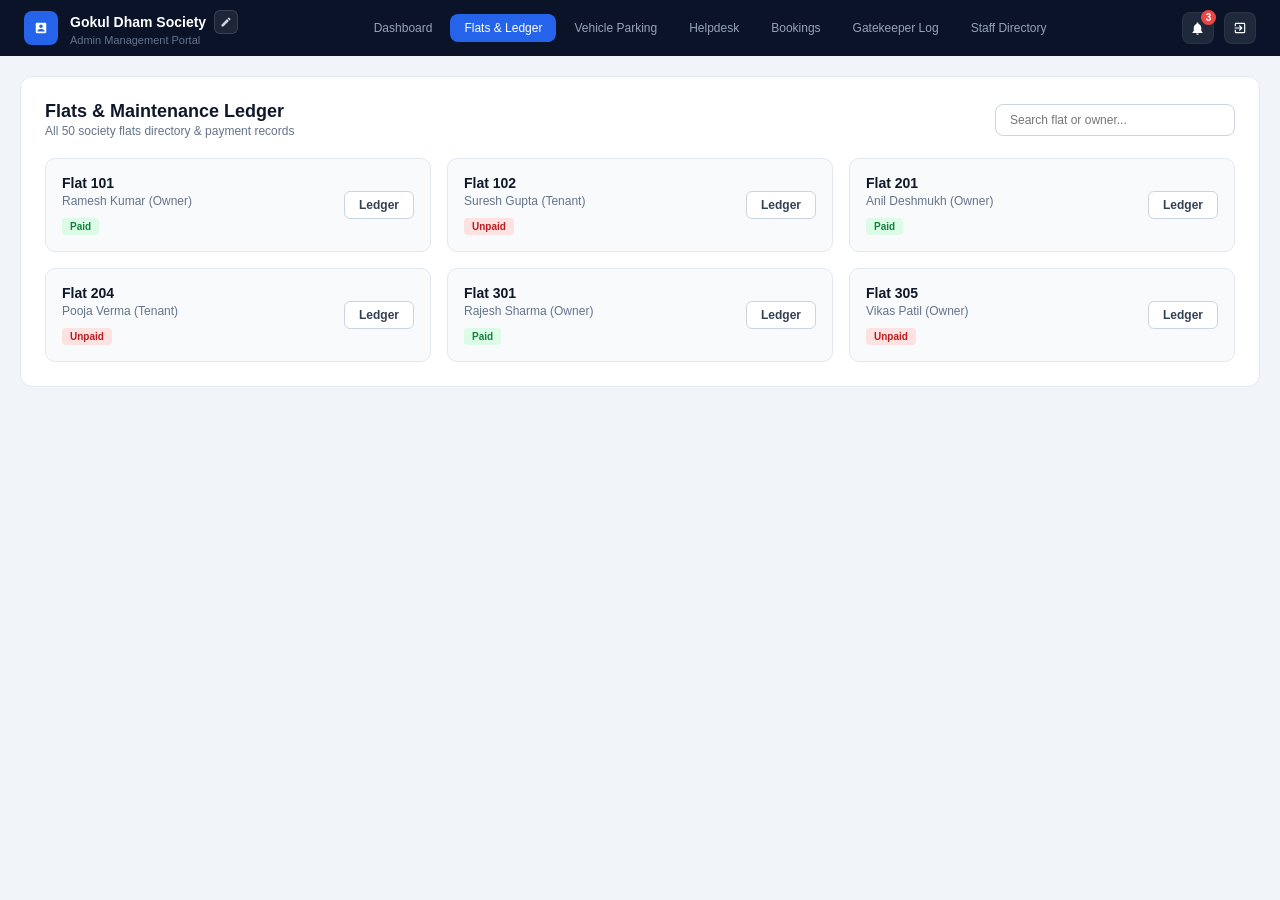
<file: my-society-app/flats.html>
<!DOCTYPE html>
<html lang="en">
<head>
  <meta charset="UTF-8">
  <meta name="viewport" content="width=device-width, initial-scale=1.0">
  <title>Gokul Dham Society - Flats & Ledger</title>
  <style>
    * { box-sizing: border-box; margin: 0; padding: 0; font-family: -apple-system, BlinkMacSystemFont, "Segoe UI", Roboto, sans-serif; }
    body { background-color: #f1f5f9; color: #334155; }
    .icon { width: 14px; height: 14px; fill: currentColor; display: inline-block; vertical-align: middle; }

    /* Navbar */
    .navbar { background-color: #0b1329; color: #ffffff; display: flex; align-items: center; justify-content: space-between; padding: 10px 24px; }
    .nav-left { display: flex; align-items: center; gap: 12px; }
    .logo-box { width: 34px; height: 34px; background-color: #2563eb; border-radius: 8px; display: flex; align-items: center; justify-content: center; color: #ffffff; }
    .brand-info h3 { font-size: 14px; font-weight: 700; color: #ffffff; display: flex; align-items: center; gap: 8px; line-height: 1.2; }
    .edit-btn { background-color: rgba(255, 255, 255, 0.08); border: 1px solid rgba(255, 255, 255, 0.12); cursor: pointer; color: #cbd5e1; width: 24px; height: 24px; border-radius: 6px; display: inline-flex; align-items: center; justify-content: center; }
    .brand-info p { font-size: 11px; color: #64748b; font-weight: 400; }
    .nav-menu { display: flex; align-items: center; gap: 4px; }
    .nav-item { color: #94a3b8; text-decoration: none; font-size: 12px; padding: 7px 14px; border-radius: 8px; display: flex; align-items: center; gap: 7px; font-weight: 500; }
    .nav-item.active { background-color: #2563eb; color: #ffffff; }
    
    /* Bell Badge Overlap */
    .nav-right { display: flex; align-items: center; gap: 10px; }
    .notification-icon { position: relative; background-color: #1e293b; width: 32px; height: 32px; border-radius: 8px; display: flex; align-items: center; justify-content: center; color: #ffffff; cursor: pointer; border: 1px solid rgba(255, 255, 255, 0.05); transition: background 0.2s; }
    .notification-icon:hover { background-color: #334155; }
    .notification-icon .badge { position: absolute; top: -3px; right: -3px; background-color: #ef4444; color: #ffffff; font-size: 10px; font-weight: 700; width: 15px; height: 15px; border-radius: 50%; display: flex; align-items: center; justify-content: center; line-height: 1; }
    .logout-btn { background-color: #1e293b; width: 32px; height: 32px; border-radius: 8px; display: flex; align-items: center; justify-content: center; color: #ffffff; text-decoration: none; border: 1px solid rgba(255, 255, 255, 0.05); }

    /* Page Body & Cards Grid Layout */
    .main-container { padding: 20px; max-width: 1350px; margin: 0 auto; }
    .table-card { background-color: #ffffff; border-radius: 12px; padding: 24px; border: 1px solid #e2e8f0; }
    
    .header-row { display: flex; justify-content: space-between; align-items: center; margin-bottom: 20px; }
    .header-row h2 { font-size: 18px; font-weight: 700; color: #0f172a; }
    .header-row p { font-size: 12px; color: #64748b; margin-top: 2px; }
    .search-box { padding: 8px 14px; border: 1px solid #cbd5e1; border-radius: 8px; font-size: 12px; width: 240px; outline: none; }

    .flats-grid { display: grid; grid-template-columns: repeat(3, 1fr); gap: 16px; }
    .flat-box { background: #f8fafc; border: 1px solid #e2e8f0; border-radius: 10px; padding: 16px; display: flex; justify-content: space-between; align-items: center; }
    
    .flat-info h4 { font-size: 14px; font-weight: 700; color: #0f172a; margin-bottom: 3px; }
    .flat-info p { font-size: 12px; color: #64748b; margin-bottom: 8px; }
    
    .badge-paid { background: #dcfce7; color: #15803d; font-size: 10px; font-weight: 700; padding: 3px 8px; border-radius: 4px; display: inline-block; }
    .badge-unpaid { background: #fee2e2; color: #b91c1c; font-size: 10px; font-weight: 700; padding: 3px 8px; border-radius: 4px; display: inline-block; }

    .ledger-btn { background: #ffffff; border: 1px solid #cbd5e1; color: #334155; padding: 6px 14px; border-radius: 6px; font-size: 12px; font-weight: 600; cursor: pointer; text-decoration: none; display: inline-block; }
    .ledger-btn:hover { background: #f1f5f9; }

    /* General Modal & Ledger Popup Overlay */
    .modal-overlay { position: fixed; top: 0; left: 0; width: 100%; height: 100%; background: rgba(15, 23, 42, 0.5); backdrop-filter: blur(4px); display: none; align-items: center; justify-content: center; z-index: 999; }
    .modal-overlay.active { display: flex; }
    
    .modal-card { background: #ffffff; width: 100%; max-width: 400px; border-radius: 16px; padding: 24px; box-shadow: 0 10px 25px rgba(0,0,0,0.1); }
    .modal-card input { width: 100%; padding: 10px; border: 1px solid #e2e8f0; border-radius: 8px; font-size: 13px; margin: 15px 0 20px 0; outline: none; }
    .modal-actions { display: flex; justify-content: flex-end; gap: 12px; }
    .btn-cancel { background: none; border: none; color: #64748b; font-weight: 600; cursor: pointer; }
    .btn-update { background-color: #2563eb; color: white; border: none; padding: 9px 18px; border-radius: 8px; font-weight: 600; cursor: pointer; }

    /* Specific Ledger Modal Styles */
    .ledger-modal { max-width: 480px; padding: 20px 24px; }
    .ledger-title { font-size: 16px; font-weight: 700; color: #0f172a; margin-bottom: 2px; }
    .ledger-subtitle { font-size: 12px; color: #64748b; margin-bottom: 16px; }
    .ledger-row-item { display: flex; justify-content: space-between; align-items: center; padding: 10px 0; border-bottom: 1px solid #f1f5f9; font-size: 13px; color: #334155; }
    .ledger-row-item:last-child { border-bottom: none; }
    .ledger-badge-paid { color: #15803d; font-weight: 700; font-size: 12px; }
    .ledger-badge-unpaid { color: #b91c1c; font-weight: 700; font-size: 12px; }
    .close-ledger-btn { width: 100%; background: #f8fafc; border: 1px solid #cbd5e1; color: #334155; padding: 10px; border-radius: 8px; font-weight: 600; font-size: 13px; cursor: pointer; margin-top: 20px; text-align: center; }
    .close-ledger-btn:hover { background: #f1f5f9; }

    /* ==========================================
       Recent System Alerts Modal Styles
    ========================================== */
    .notif-card-box {
      width: 480px !important;
      max-width: 90%;
      padding: 24px !important;
      border-radius: 16px !important;
    }

    .notif-header {
      display: flex;
      justify-content: space-between;
      align-items: center;
      margin-bottom: 20px;
    }

    .notif-title-row {
      font-size: 17px;
      font-weight: 700;
      color: #0f172a;
      display: flex;
      align-items: center;
      gap: 10px;
    }

    .notif-count-badge {
      background: #eff6ff;
      color: #2563eb;
      font-size: 12px;
      font-weight: 700;
      padding: 4px 12px;
      border-radius: 20px;
    }

    .notif-list {
      display: flex;
      flex-direction: column;
      gap: 12px;
      margin-bottom: 20px;
    }

    .notif-item {
      padding: 14px 16px;
      border-radius: 10px;
      font-size: 13px;
      border: 1px solid transparent;
      line-height: 1.4;
    }

    .notif-item strong {
      font-weight: 700;
    }

    .notif-gray {
      background-color: #f8fafc;
      border-color: #f1f5f9;
      color: #334155;
    }

    .notif-gray strong {
      color: #0f172a;
    }

    .notif-green {
      background-color: #f0fdf4;
      border-color: #dcfce7;
      color: #166534;
    }

    .notif-green strong {
      color: #15803d;
    }

    .notif-yellow {
      background-color: #fffbeb;
      border-color: #fef3c7;
      color: #92400e;
    }

    .notif-yellow strong {
      color: #b45309;
    }

    .btn-close-notif {
      width: 100%;
      background: #f1f5f9;
      color: #334155;
      border: none;
      padding: 12px;
      border-radius: 10px;
      font-weight: 600;
      font-size: 13px;
      cursor: pointer;
      transition: background 0.2s;
    }

    .btn-close-notif:hover {
      background: #e2e8f0;
    }
  </style>
</head>
<body>

  <header class="navbar">
    <div class="nav-left">
      <div class="logo-box">
        <svg class="icon" viewBox="0 0 24 24"><path d="M19 3H5c-1.1 0-2 .9-2 2v14c0 1.1.9 2 2 2h14c1.1 0 2-.9 2-2V5c0-1.1-.9-2-2-2zm-7 3c1.66 0 3 1.34 3 3s-1.34 3-3 3-3-1.34-3-3 1.34-3 3-3zm6 12H6v-1.4c0-2 4-3.1 6-3.1s6 1.1 6 3.1V18z"/></svg>
      </div>
      <div class="brand-info">
        <h3>
          <span class="societyNameText">Gokul Dham Society</span>
          <button class="edit-btn" onclick="openEditModal()" title="Edit Name">
            <svg class="icon" viewBox="0 0 24 24" style="width: 12px; height: 12px;"><path d="M3 17.25V21h3.75L17.81 9.94l-3.75-3.75L3 17.25zM20.71 7.04c.39-.39.39-1.02 0-1.41l-2.34-2.34c-.39-.39-1.02-.39-1.41 0l-1.83 1.83 3.75 3.75 1.83-1.83z"/></svg>
          </button>
        </h3>
        <p>Admin Management Portal</p>
      </div>
    </div>

    <nav class="nav-menu">
      <a href="dashboard.html" class="nav-item">Dashboard</a>
      <a href="flats.html" class="nav-item active">Flats & Ledger</a>
      <a href="vehicle.html" class="nav-item">Vehicle Parking</a>
      <a href="helpdesk.html" class="nav-item">Helpdesk</a>
      <a href="bookings.html" class="nav-item">Bookings</a>
      <a href="visitors.html" class="nav-item">Gatekeeper Log</a>
      <a href="staff.html" class="nav-item">Staff Directory</a>
    </nav>

    <div class="nav-right">
      <!-- Bell Icon Trigger -->
      <div class="notification-icon" onclick="openNotifModal()" title="View Notifications">
        <svg class="icon" viewBox="0 0 24 24" style="width: 15px; height: 15px;"><path d="M12 22c1.1 0 2-.9 2-2h-4c0 1.1.89 2 2 2zm6-6v-5c0-3.07-1.64-5.64-4.5-6.32V4c0-.83-.67-1.5-1.5-1.5s-1.5.67-1.5 1.5v.68C7.63 5.36 6 7.92 6 11v5l-2 2v1h16v-1l-2-2z"/></svg>
        <span class="badge">3</span>
      </div>
      <a href="index.html" class="logout-btn">
        <svg class="icon" viewBox="0 0 24 24" style="width: 14px; height: 14px;"><path d="M10.09 15.59L11.5 17l5-5-5-5-1.41 1.41L12.67 11H3v2h9.67l-2.58 2.59zM19 3H5c-1.11 0-2 .9-2 2v4h2V5h14v14H5v-4H3v4c0 1.1.89 2 2 2h14c1.1 0 2-.9 2-2V5c0-1.1-.9-2-2-2z"/></svg>
      </a>
    </div>
  </header>

  <main class="main-container">
    <div class="table-card">
      <div class="header-row">
        <div>
          <h2>Flats & Maintenance Ledger</h2>
          <p>All 50 society flats directory & payment records</p>
        </div>
        <input type="text" class="search-box" placeholder="Search flat or owner...">
      </div>

      <!-- Flats Cards Grid -->
      <div class="flats-grid">
        <div class="flat-box">
          <div class="flat-info">
            <h4>Flat 101</h4>
            <p>Ramesh Kumar (Owner)</p>
            <span class="badge-paid">Paid</span>
          </div>
          <button class="ledger-btn" onclick="openLedger('Flat 101', 'Ramesh Kumar')">Ledger</button>
        </div>

        <div class="flat-box">
          <div class="flat-info">
            <h4>Flat 102</h4>
            <p>Suresh Gupta (Tenant)</p>
            <span class="badge-unpaid">Unpaid</span>
          </div>
          <button class="ledger-btn" onclick="openLedger('Flat 102', 'Suresh Gupta')">Ledger</button>
        </div>

        <div class="flat-box">
          <div class="flat-info">
            <h4>Flat 201</h4>
            <p>Anil Deshmukh (Owner)</p>
            <span class="badge-paid">Paid</span>
          </div>
          <button class="ledger-btn" onclick="openLedger('Flat 201', 'Anil Deshmukh')">Ledger</button>
        </div>

        <div class="flat-box">
          <div class="flat-info">
            <h4>Flat 204</h4>
            <p>Pooja Verma (Tenant)</p>
            <span class="badge-unpaid">Unpaid</span>
          </div>
          <button class="ledger-btn" onclick="openLedger('Flat 204', 'Pooja Verma')">Ledger</button>
        </div>

        <div class="flat-box">
          <div class="flat-info">
            <h4>Flat 301</h4>
            <p>Rajesh Sharma (Owner)</p>
            <span class="badge-paid">Paid</span>
          </div>
          <button class="ledger-btn" onclick="openLedger('Flat 301', 'Rajesh Sharma')">Ledger</button>
        </div>

        <div class="flat-box">
          <div class="flat-info">
            <h4>Flat 305</h4>
            <p>Vikas Patil (Owner)</p>
            <span class="badge-unpaid">Unpaid</span>
          </div>
          <button class="ledger-btn" onclick="openLedger('Flat 305', 'Vikas Patil')">Ledger</button>
        </div>
      </div>
    </div>
  </main>

  <!-- ==================== MODALS ==================== -->

  <!-- Recent System Alerts Modal -->
  <div class="modal-overlay" id="notifModal">
    <div class="modal-card notif-card-box">
      <div class="notif-header">
        <div class="notif-title-row">
          <svg class="icon" viewBox="0 0 24 24" style="width: 18px; height: 18px; color: #2563eb;"><path d="M12 22c1.1 0 2-.9 2-2h-4c0 1.1.89 2 2 2zm6-6v-5c0-3.07-1.64-5.64-4.5-6.32V4c0-.83-.67-1.5-1.5-1.5s-1.5.67-1.5 1.5v.68C7.63 5.36 6 7.92 6 11v5l-2 2v1h16v-1l-2-2z"/></svg>
          <span>Recent System Alerts</span>
        </div>
        <span class="notif-count-badge">3 Alerts</span>
      </div>

      <div class="notif-list">
        <div class="notif-item notif-gray">
          <strong>New Complaint:</strong> Water Leakage reported in Flat 302
        </div>
        <div class="notif-item notif-green">
          <strong>Payment Received:</strong> Flat 101 paid ₹2,000 via UPI
        </div>
        <div class="notif-item notif-yellow">
          <strong>Booking Alert:</strong> Community Hall requested for 15 Aug
        </div>
      </div>

      <button class="btn-close-notif" onclick="closeNotifModal()">Close Notifications</button>
    </div>
  </div>

  <!-- Edit Society Name Modal -->
  <div class="modal-overlay" id="editModal">
    <div class="modal-card">
      <h3>Edit Society Name</h3>
      <input type="text" id="societyInput" placeholder="Enter new society name">
      <div class="modal-actions">
        <button class="btn-cancel" onclick="closeEditModal()">Cancel</button>
        <button class="btn-update" onclick="saveSocietyName()">Update Name</button>
      </div>
    </div>
  </div>

  <!-- Ledger Popup Modal -->
  <div class="modal-overlay" id="ledgerModal">
    <div class="modal-card ledger-modal">
      <h3 class="ledger-title" id="ledgerModalTitle">Flat 101 - Payment Ledger</h3>
      <p class="ledger-subtitle" id="ledgerModalResident">Resident: Ramesh Kumar</p>
      
      <div class="ledger-row-item">
        <span>August 2026:</span>
        <span class="ledger-badge-paid">PAID (₹2,000)</span>
      </div>
      <div class="ledger-row-item">
        <span>July 2026:</span>
        <span class="ledger-badge-paid">PAID (₹2,000)</span>
      </div>
      <div class="ledger-row-item">
        <span>June 2026:</span>
        <span class="ledger-badge-paid">PAID (₹2,000)</span>
      </div>

      <button class="close-ledger-btn" onclick="closeLedger()">Close Ledger</button>
    </div>
  </div>

  <script>
    document.addEventListener("DOMContentLoaded", function () {
      const savedName = localStorage.getItem("societyName");
      if (savedName) {
        document.querySelectorAll(".societyNameText").forEach(el => el.innerText = savedName);
      }
    });

    function openEditModal() {
      const currentName = document.querySelector('.societyNameText').innerText;
      document.getElementById('societyInput').value = currentName;
      document.getElementById('editModal').classList.add('active');
    }

    function closeEditModal() {
      document.getElementById('editModal').classList.remove('active');
    }

    function saveSocietyName() {
      const newName = document.getElementById('societyInput').value.trim();
      if (newName !== "") {
        document.querySelectorAll('.societyNameText').forEach(el => el.innerText = newName);
        localStorage.setItem("societyName", newName);
      }
      closeEditModal();
    }

    /* Ledger Modal Functions */
    function openLedger(flatNo, residentName) {
      document.getElementById('ledgerModalTitle').innerText = flatNo + " - Payment Ledger";
      document.getElementById('ledgerModalResident').innerText = "Resident: " + residentName;
      document.getElementById('ledgerModal').classList.add('active');
    }

    function closeLedger() {
      document.getElementById('ledgerModal').classList.remove('active');
    }

    /* Notification Bell Modal Functions */
    function openNotifModal() {
      document.getElementById('notifModal').classList.add('active');
    }

    function closeNotifModal() {
      document.getElementById('notifModal').classList.remove('active');
    }
  </script>
</body>
</html>
</file>
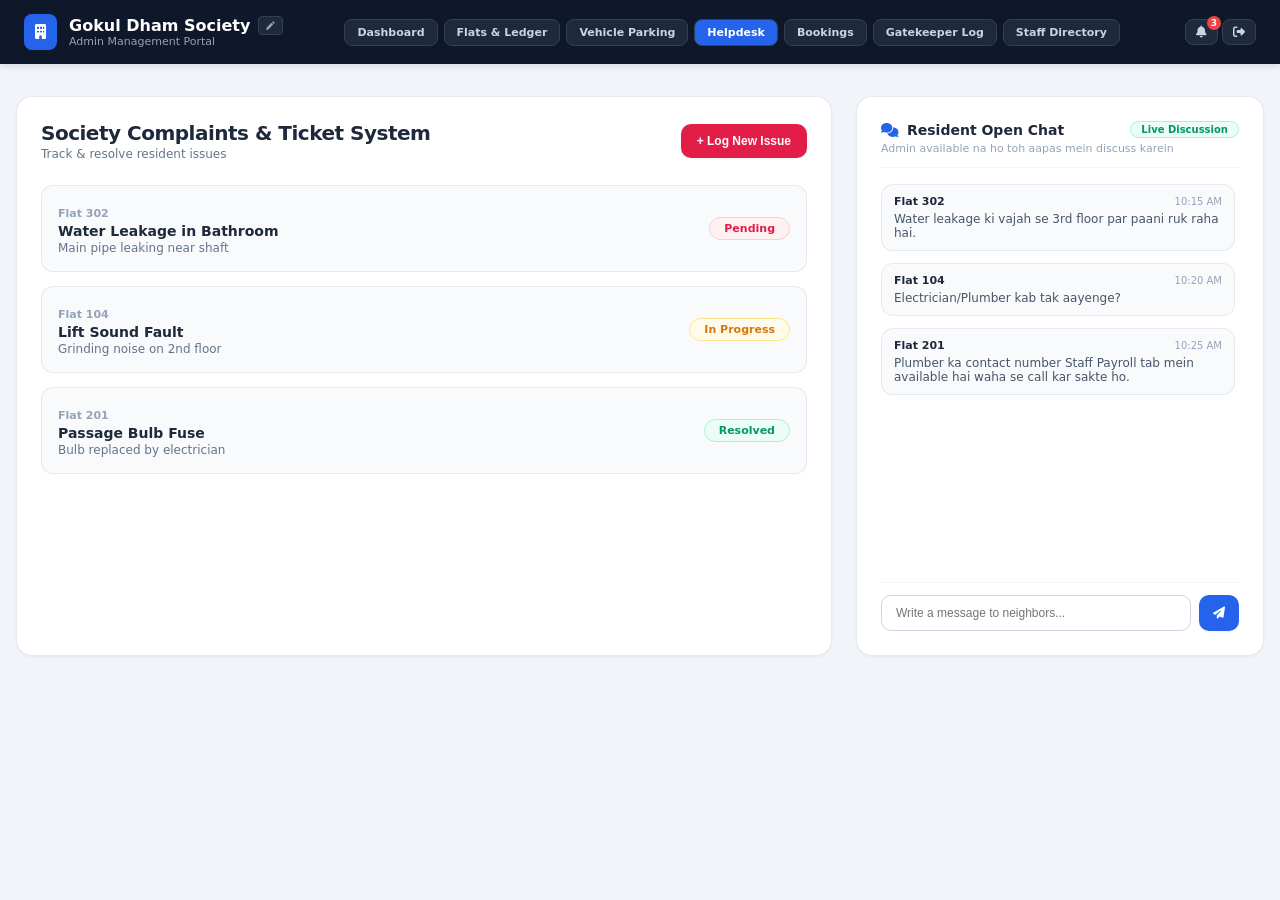
<file: my-society-app/helpdesk.html>
<!DOCTYPE html>
<html lang="en">
<head>
  <meta charset="UTF-8">
  <meta name="viewport" content="width=device-width, initial-scale=1.0">
  <title>Gokul Dham Society - Helpdesk & Resident Chat</title>
  <!-- FontAwesome Icons CDN -->
  <link href="https://cdnjs.cloudflare.com/ajax/libs/font-awesome/6.4.0/css/all.min.css" rel="stylesheet">
  <!-- Link Dedicated CSS -->
  <link rel="stylesheet" href="./helpdesk.css">
</head>
<body>

  <!-- TOP NAVIGATION BAR -->
  <header class="app-header navbar">
    <div class="logo-area nav-left">
      <div class="logo-icon">
        <i class="fa-solid fa-building"></i>
      </div>
      <div class="brand-info">
        <div class="title-row brand-title-row">
          <h1 class="societyNameText" style="font-size: 16px; font-weight: bold;">Gokul Dham Society</h1>
          <button class="edit-btn" onclick="openEditModal()" title="Edit Name">
            <svg class="icon" viewBox="0 0 24 24" style="width: 11px; height: 11px; fill: currentColor;"><path d="M3 17.25V21h3.75L17.81 9.94l-3.75-3.75L3 17.25zM20.71 7.04c.39-.39.39-1.02 0-1.41l-2.34-2.34c-.39-.39-1.02-.39-1.41 0l-1.83 1.83 3.75 3.75 1.83-1.83z"/></svg>
          </button>
        </div>
        <!-- Subtitle with ID added for dynamic Resident/Admin update -->
        <p class="subtitle" id="helpdeskSubtitle">Admin Management Portal</p>
      </div>
    </div>

    <nav class="nav-links nav-menu">
      <a href="dashboard.html" class="nav-btn nav-item">Dashboard</a>
      <a href="flats.html" class="nav-btn nav-item">Flats & Ledger</a>
      <a href="vehicle.html" class="nav-btn nav-item">Vehicle Parking</a>
      <a href="helpdesk.html" class="nav-btn nav-item active">Helpdesk</a>
      <a href="bookings.html" class="nav-btn nav-item">Bookings</a>
      <a href="visitors.html" class="nav-btn nav-item">Gatekeeper Log</a>
      <a href="staff.html" class="nav-btn nav-item">Staff Directory</a>
    </nav>

    <div style="display: flex; align-items: center;" class="nav-right">
      <!-- Bell Icon with Click Event -->
      <a href="#" class="bell-btn notification-icon" onclick="openNotificationModal(event)">
        <i class="fa-solid fa-bell"></i>
        <span class="badge">3</span>
      </a>
      <a href="index.html" class="logout-btn">
        <i class="fa-solid fa-right-from-bracket"></i>
      </a>
    </div>
  </header>

  <!-- MAIN CONTAINER -->
  <main class="main-container">
    <div class="grid-layout">
      
      <!-- Left Column: Complaints & Tickets -->
      <div class="card">
        <div class="card-header">
          <div>
            <h2>Society Complaints & Ticket System</h2>
            <p>Track & resolve resident issues</p>
          </div>
          <button onclick="openAddTicketModal()" class="primary-btn">+ Log New Issue</button>
        </div>

        <div class="complaints-list" id="complaints-list-container">
          <!-- Dynamic Items will be inserted here by JS -->
        </div>
      </div>

      <!-- Right Column: Resident Open Chat -->
      <div class="card chat-card">
        <div class="chat-header">
          <div class="chat-title-area">
            <h3><i class="fa-solid fa-comments chat-icon"></i> Resident Open Chat</h3>
            <span class="live-badge">Live Discussion</span>
          </div>
          <p class="chat-subtitle">Admin available na ho toh aapas mein discuss karein</p>
        </div>

        <div class="chat-messages" id="chat-messages-box">
          <!-- Dynamic Messages will be inserted here by JS -->
        </div>

        <form onsubmit="handleSendChatMessage(event)" class="chat-form">
          <input type="text" id="chat-input-msg" placeholder="Write a message to neighbors..." required>
          <button type="submit" class="send-btn"><i class="fa-solid fa-paper-plane"></i></button>
        </form>
      </div>

    </div>
  </main>

  <!-- ==================== MODALS ==================== -->

  <!-- Modal: Add Complaint -->
  <div id="modal-add-complaint" class="modal-overlay hidden">
    <div class="modal-card">
      <h3>Log New Helpdesk Ticket</h3>
      <form onsubmit="handleAddTicketForm(event)" class="modal-form">
        <input type="text" id="comp-flat" placeholder="Flat No (e.g. Flat 203)" required>
        <input type="text" id="comp-title" placeholder="Issue Title (e.g. Corridor Light Fault)" required>
        <textarea id="comp-desc" placeholder="Details..." rows="3" required></textarea>
        <div class="modal-actions">
          <button type="button" onclick="closeModal('modal-add-complaint')" class="btn-cancel">Cancel</button>
          <button type="submit" class="btn-update" style="background: #f97316;">Submit Ticket</button>
        </div>
      </form>
    </div>
  </div>

  <!-- Edit Society Name Modal -->
  <div class="modal-overlay hidden" id="editModal">
    <div class="modal-card">
      <h3>Edit Society Name</h3>
      <input type="text" id="societyInput" placeholder="Enter new society name">
      <div class="modal-actions">
        <button class="btn-cancel" onclick="closeEditModal()">Cancel</button>
        <button class="btn-update" onclick="saveSocietyName()">Update Name</button>
      </div>
    </div>
  </div>

  <!-- Notification Modal Popup -->
  <div id="modal-notifications" class="modal-overlay hidden">
    <div class="modal-card notification-card" style="max-width: 450px;">
      <div style="display: flex; justify-content: space-between; align-items: center; margin-bottom: 16px;">
        <h3 style="display: flex; align-items: center; gap: 8px; font-size: 16px;"><i class="fa-solid fa-bell" style="color: #2563eb;"></i> Recent System Alerts</h3>
        <span style="background-color: #eff6ff; color: #1d4ed8; padding: 2px 10px; border-radius: 20px; font-size: 11px; font-weight: bold;">3 Alerts</span>
      </div>
      <div style="display: flex; flex-direction: column; gap: 10px; margin-bottom: 16px;">
        <div style="background-color: #f8fafc; border: 1px solid #e2e8f0; padding: 12px; border-radius: 8px; font-size: 12px; color: #1e293b;">
          <strong>New Complaint:</strong> Water Leakage reported in Flat 302
        </div>
        <div style="background-color: #f0fdf4; border: 1px solid #bbf7d0; padding: 12px; border-radius: 8px; font-size: 12px; color: #166534;">
          <strong>Payment Received:</strong> Flat 101 paid ₹2,000 via UPI
        </div>
        <div style="background-color: #fefce8; border: 1px solid #fef08a; padding: 12px; border-radius: 8px; font-size: 12px; color: #854d0e;">
          <strong>Booking Alert:</strong> Community Hall requested for 15 Aug
        </div>
      </div>
      <button onclick="closeNotificationModal()" class="submit-btn" style="width: 100%; padding: 10px; background-color: #f1f5f9; color: #1e293b; border: 1px solid #cbd5e1; border-radius: 8px; font-weight: bold; cursor: pointer;">Close Notifications</button>
    </div>
  </div>

  <!-- Link JS -->
  <script src="helpdesk.js"></script>
</body>
</html>
</file>
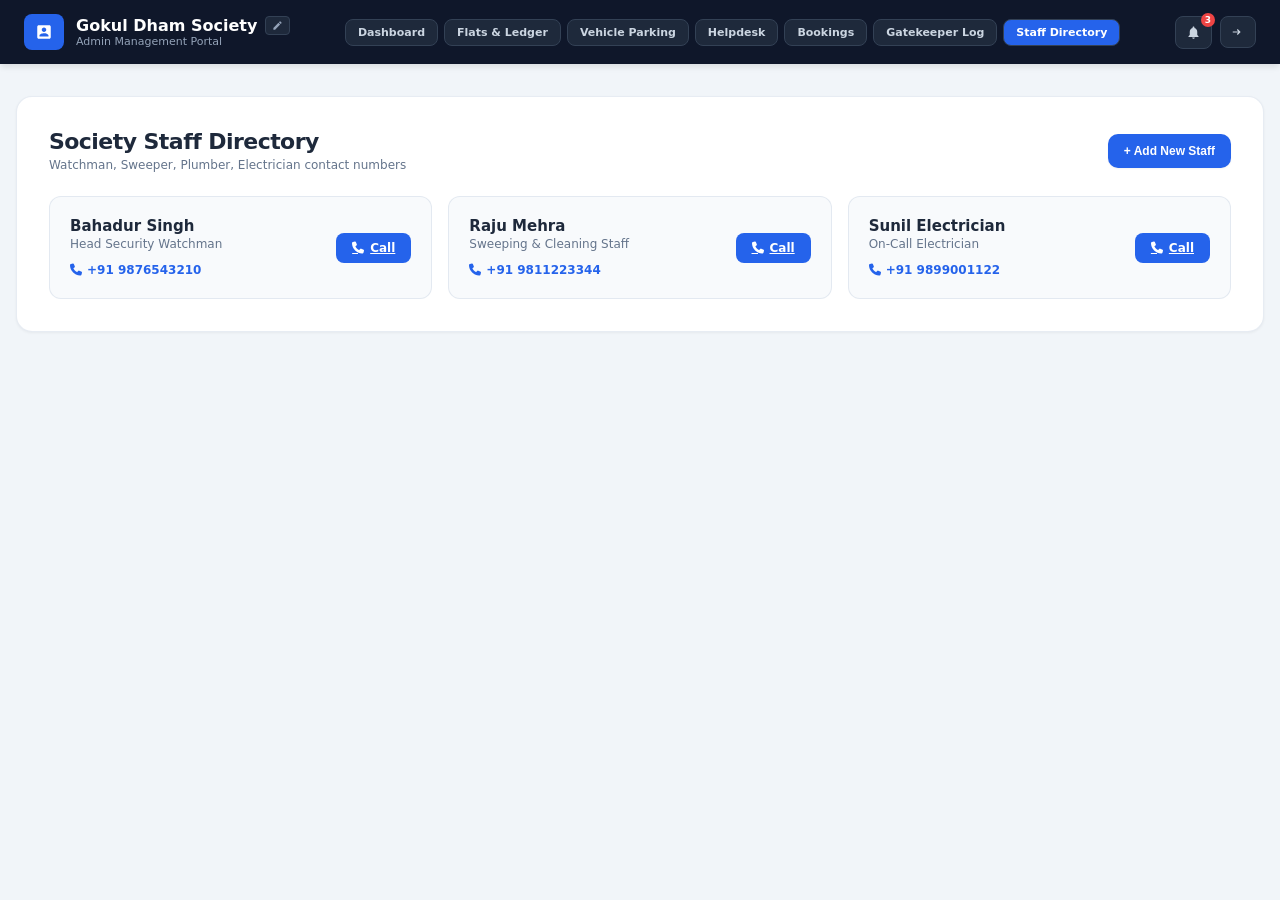
<file: my-society-app/staff.html>
<!DOCTYPE html>
<html lang="en">
<head>
    <meta charset="UTF-8">
    <meta name="viewport" content="width=device-width, initial-scale=1.0">
    <title>Gokul Dham Society - Society Staff Directory</title>
    <!-- FontAwesome Icons CDN -->
    <link href="https://cdnjs.cloudflare.com/ajax/libs/font-awesome/6.4.0/css/all.min.css" rel="stylesheet">
    <!-- Link CSS -->
    <link rel="stylesheet" href="staff.css">
</head>
<body>

    <!-- TOP NAVIGATION BAR -->
    <header class="navbar">
        <div class="nav-left">
            <div class="logo-box">
                <svg class="icon" viewBox="0 0 24 24" style="width: 18px; height: 18px;"><path d="M19 3H5c-1.1 0-2 .9-2 2v14c0 1.1.9 2 2 2h14c1.1 0 2-.9 2-2V5c0-1.1-.9-2-2-2zm-7 3c1.66 0 3 1.34 3 3s-1.34 3-3 3-3-1.34-3-3 1.34-3 3-3zm6 12H6v-1.4c0-2 4-3.1 6-3.1s6 1.1 6 3.1V18z"/></svg>
            </div>
            <div class="brand-info">
                <div class="brand-title-row">
                    <h3 class="societyNameText">Gokul Dham Society</h3>
                    <button class="edit-btn" onclick="openEditModal()" title="Edit Name">
                        <svg class="icon" viewBox="0 0 24 24" style="width: 11px; height: 11px;"><path d="M3 17.25V21h3.75L17.81 9.94l-3.75-3.75L3 17.25zM20.71 7.04c.39-.39.39-1.02 0-1.41l-2.34-2.34c-.39-.39-1.02-.39-1.41 0l-1.83 1.83 3.75 3.75 1.83-1.83z"/></svg>
                    </button>
                </div>
                <p>Admin Management Portal</p>
            </div>
        </div>

        <nav class="nav-menu">
            <a href="dashboard.html" class="nav-item">Dashboard</a>
            <a href="flats.html" class="nav-item">Flats & Ledger</a>
            <a href="vehicle.html" class="nav-item">Vehicle Parking</a>
            <a href="helpdesk.html" class="nav-item">Helpdesk</a>
            <a href="bookings.html" class="nav-item">Bookings</a>
            <a href="visitors.html" class="nav-item">Gatekeeper Log</a>
            <a href="staff.html" class="nav-item active">Staff Directory</a>
        </nav>

        <div class="nav-right">
            <!-- Bell Icon Updated with Click Event -->
            <div class="notification-icon bell-btn" onclick="openNotificationModal(event)" style="cursor: pointer;">
                <svg class="icon" viewBox="0 0 24 24" style="width: 15px; height: 15px;"><path d="M12 22c1.1 0 2-.9 2-2h-4c0 1.1.89 2 2 2zm6-6v-5c0-3.07-1.64-5.64-4.5-6.32V4c0-.83-.67-1.5-1.5-1.5s-1.5.67-1.5 1.5v.68C7.63 5.36 6 7.92 6 11v5l-2 2v1h16v-1l-2-2z"/></svg>
                <span class="badge">3</span>
            </div>
            <a href="index.html" class="logout-btn">
                <svg class="icon" viewBox="0 0 24 24" style="width: 14px; height: 14px;"><path d="M10.09 15.59L11.5 17l5-5-5-5-1.41 1.41L12.67 11H3v2h9.67l-2.58 2.59z"/></svg>
            </a>
        </div>
    </header>

    <!-- MAIN CONTAINER -->
    <main class="main-container">
        <div class="card">
            <div class="card-header-flex">
                <div>
                    <h2 class="page-title">Society Staff Directory</h2>
                    <p class="page-desc">Watchman, Sweeper, Plumber, Electrician contact numbers</p>
                </div>
                <button onclick="openModal()" class="primary-btn">+ Add New Staff</button>
            </div>

            <!-- Staff Grid Cards Container -->
            <div class="staff-grid" id="staff-grid-container">
                <!-- Dynamic Cards -->
            </div>
        </div>
    </main>

    <!-- Modal: Add New Staff -->
    <div id="modal-staff" class="modal hidden">
        <div class="modal-content">
            <h3>Add New Society Staff</h3>
            <form onsubmit="handleAddStaff(event)" class="modal-form">
                <input type="text" id="staff-name" placeholder="Staff Name (e.g. Ramesh Kumar)" required>
                <input type="text" id="staff-role" placeholder="Role / Designation (e.g. On-Call Plumber)" required>
                <input type="text" id="staff-phone" placeholder="Phone Number (e.g. +91 9876543210)" required>
                <div class="modal-actions">
                    <button type="button" onclick="closeModal()" class="cancel-btn">Cancel</button>
                    <button type="submit" class="submit-btn">Add Staff</button>
                </div>
            </form>
        </div>
    </div>

    <!-- Edit Society Name Modal -->
    <div class="modal-overlay hidden" id="editModal">
        <div class="modal-card">
            <h3>Edit Society Name</h3>
            <input type="text" id="societyInput" placeholder="Enter new society name">
            <div class="modal-actions">
                <button class="btn-cancel" onclick="closeEditModal()">Cancel</button>
                <button class="btn-update" onclick="saveSocietyName()">Update Name</button>
            </div>
        </div>
    </div>

    <!-- Notification Modal Popup -->
    <div id="modal-notifications" class="modal-overlay hidden">
        <div class="modal-card notification-card" style="max-width: 450px;">
            <div style="display: flex; justify-content: space-between; align-items: center; margin-bottom: 16px;">
                <h3 style="display: flex; align-items: center; gap: 8px; font-size: 16px;"><i class="fa-solid fa-bell" style="color: #2563eb;"></i> Recent System Alerts</h3>
                <span style="background-color: #eff6ff; color: #1d4ed8; padding: 2px 10px; border-radius: 20px; font-size: 11px; font-weight: bold;">3 Alerts</span>
            </div>
            <div style="display: flex; flex-direction: column; gap: 10px; margin-bottom: 16px;">
                <div style="background-color: #f8fafc; border: 1px solid #e2e8f0; padding: 12px; border-radius: 8px; font-size: 12px; color: #1e293b;">
                    <strong>New Complaint:</strong> Water Leakage reported in Flat 302
                </div>
                <div style="background-color: #f0fdf4; border: 1px solid #bbf7d0; padding: 12px; border-radius: 8px; font-size: 12px; color: #166534;">
                    <strong>Payment Received:</strong> Flat 101 paid ₹2,000 via UPI
                </div>
                <div style="background-color: #fefce8; border: 1px solid #fef08a; padding: 12px; border-radius: 8px; font-size: 12px; color: #854d0e;">
                    <strong>Booking Alert:</strong> Community Hall requested for 15 Aug
                </div>
            </div>
            <button onclick="closeNotificationModal()" class="submit-btn" style="width: 100%; padding: 10px; background-color: #f1f5f9; color: #1e293b; border: 1px solid #cbd5e1; border-radius: 8px; font-weight: bold; cursor: pointer;">Close Notifications</button>
        </div>
    </div>

    <!-- Link JS -->
    <script src="staff.js"></script>
</body>
</html>
</file>
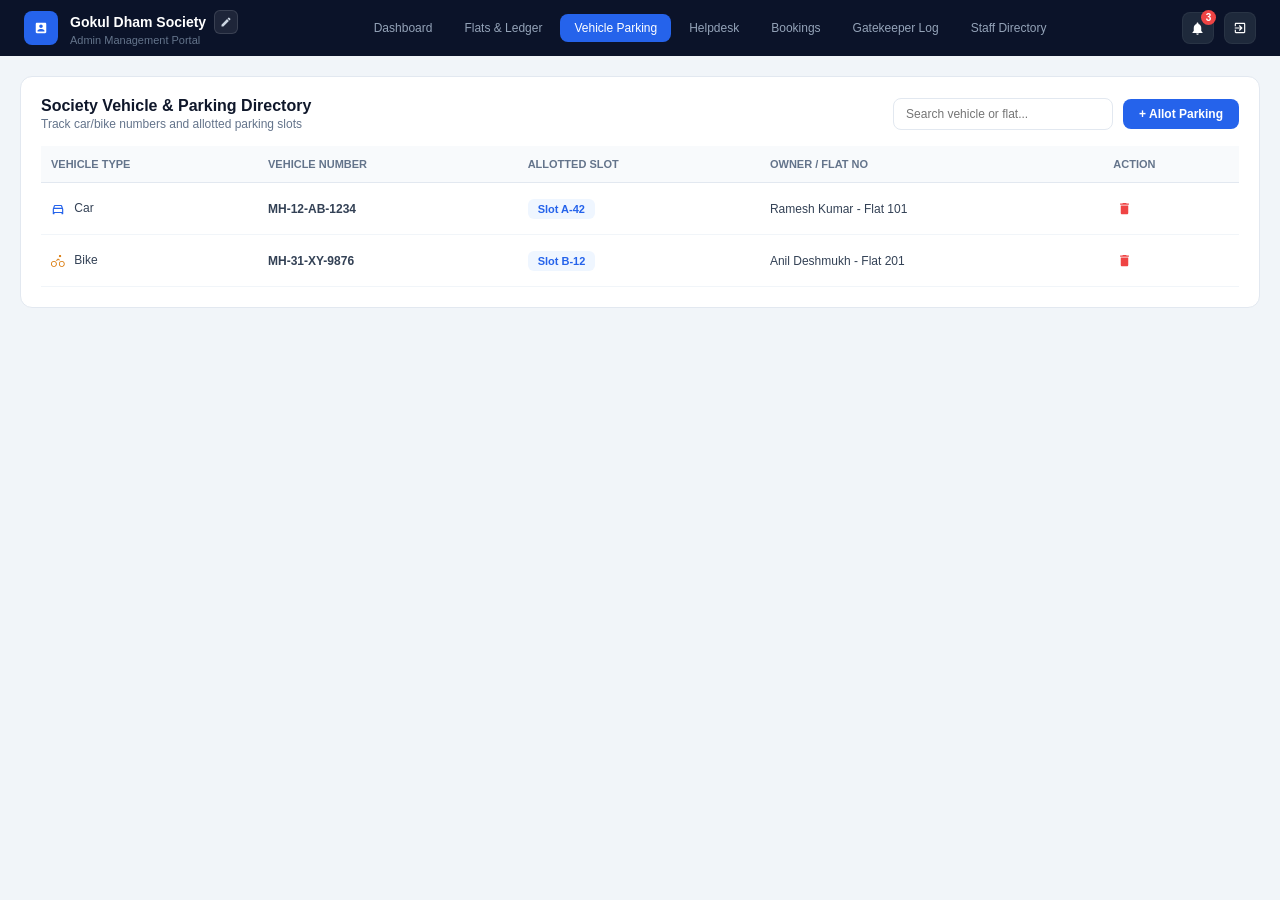
<file: my-society-app/vehicle.html>
<!DOCTYPE html>
<html lang="en">
<head>
  <meta charset="UTF-8">
  <meta name="viewport" content="width=device-width, initial-scale=1.0">
  <title>Gokul Dham Society - Vehicle Parking</title>
  <style>
    * { box-sizing: border-box; margin: 0; padding: 0; font-family: -apple-system, BlinkMacSystemFont, "Segoe UI", Roboto, sans-serif; }
    body { background-color: #f1f5f9; color: #334155; }
    .icon { width: 14px; height: 14px; fill: currentColor; display: inline-block; vertical-align: middle; }

    /* Navbar */
    .navbar { background-color: #0b1329; color: #ffffff; display: flex; align-items: center; justify-content: space-between; padding: 10px 24px; }
    .nav-left { display: flex; align-items: center; gap: 12px; }
    .logo-box { width: 34px; height: 34px; background-color: #2563eb; border-radius: 8px; display: flex; align-items: center; justify-content: center; color: #ffffff; }
    .brand-info h3 { font-size: 14px; font-weight: 700; color: #ffffff; display: flex; align-items: center; gap: 8px; line-height: 1.2; }
    .edit-btn { background-color: rgba(255, 255, 255, 0.08); border: 1px solid rgba(255, 255, 255, 0.12); cursor: pointer; color: #cbd5e1; width: 24px; height: 24px; border-radius: 6px; display: inline-flex; align-items: center; justify-content: center; }
    .brand-info p { font-size: 11px; color: #64748b; font-weight: 400; }
    .nav-menu { display: flex; align-items: center; gap: 4px; }
    .nav-item { color: #94a3b8; text-decoration: none; font-size: 12px; padding: 7px 14px; border-radius: 8px; display: flex; align-items: center; gap: 7px; font-weight: 500; }
    .nav-item.active { background-color: #2563eb; color: #ffffff; }
    
    /* Bell Badge Overlap */
    .nav-right { display: flex; align-items: center; gap: 10px; }
    .notification-icon { position: relative; background-color: #1e293b; width: 32px; height: 32px; border-radius: 8px; display: flex; align-items: center; justify-content: center; color: #ffffff; cursor: pointer; border: 1px solid rgba(255, 255, 255, 0.05); transition: background 0.2s; }
    .notification-icon:hover { background-color: #334155; }
    .notification-icon .badge { position: absolute; top: -3px; right: -3px; background-color: #ef4444; color: #ffffff; font-size: 10px; font-weight: 700; width: 15px; height: 15px; border-radius: 50%; display: flex; align-items: center; justify-content: center; line-height: 1; }
    .logout-btn { background-color: #1e293b; width: 32px; height: 32px; border-radius: 8px; display: flex; align-items: center; justify-content: center; color: #ffffff; text-decoration: none; border: 1px solid rgba(255, 255, 255, 0.05); }

    .main-container { padding: 20px; max-width: 1350px; margin: 0 auto; }
    .table-card { background-color: #ffffff; border-radius: 12px; padding: 20px; border: 1px solid #e2e8f0; }
    
    /* Table Header Layout */
    .table-header-flex { display: flex; justify-content: space-between; align-items: center; margin-bottom: 15px; flex-wrap: wrap; gap: 10px; }
    .table-header-flex h2 { font-size: 16px; font-weight: 700; color: #0f172a; }
    .table-header-flex p { font-size: 12px; color: #64748b; margin-top: 2px; }
    
    .table-actions-right { display: flex; align-items: center; gap: 10px; }
    .search-input { padding: 8px 12px; font-size: 12px; border: 1px solid #e2e8f0; border-radius: 8px; width: 220px; outline: none; background: #fff; }
    .btn-primary { background-color: #2563eb; color: #ffffff; border: none; padding: 8px 16px; border-radius: 8px; font-size: 12px; font-weight: 600; cursor: pointer; display: inline-flex; align-items: center; gap: 6px; }

    table { width: 100%; border-collapse: collapse; text-align: left; margin-top: 10px; }
    th { font-size: 11px; font-weight: 700; color: #64748b; padding: 12px 10px; border-bottom: 1px solid #e2e8f0; background: #f8fafc; }
    td { padding: 14px 10px; border-bottom: 1px solid #f1f5f9; font-size: 12px; color: #334155; }
    
    .slot-badge { background: #eff6ff; color: #2563eb; padding: 4px 10px; border-radius: 6px; font-weight: 600; font-size: 11px; display: inline-block; }
    
    /* Red Delete Button Styling */
    .delete-btn { background: none; border: none; cursor: pointer; color: #ef4444; display: inline-flex; align-items: center; justify-content: center; padding: 4px; border-radius: 4px; transition: background 0.2s; }
    .delete-btn:hover { background-color: #ffeeec; }

    /* Modal Styles */
    .modal-overlay { position: fixed; top: 0; left: 0; width: 100%; height: 100%; background: rgba(15, 23, 42, 0.5); backdrop-filter: blur(4px); display: none; align-items: center; justify-content: center; z-index: 999; }
    .modal-overlay.active { display: flex; }
    .modal-card { background: #ffffff; width: 100%; max-width: 440px; border-radius: 16px; padding: 24px; box-shadow: 0 10px 25px rgba(0,0,0,0.1); }
    .modal-card h3 { font-size: 16px; font-weight: 700; color: #0f172a; margin-bottom: 15px; }
    .modal-card input, .modal-card select { width: 100%; padding: 10px 12px; border: 1px solid #e2e8f0; border-radius: 8px; font-size: 13px; margin-bottom: 15px; outline: none; background: #fff; color: #334155; }
    .modal-actions { display: flex; justify-content: flex-end; align-items: center; gap: 12px; margin-top: 5px; }
    .btn-cancel { background: none; border: none; color: #64748b; font-weight: 600; font-size: 13px; cursor: pointer; }
    .btn-save { background-color: #2563eb; color: white; border: none; padding: 9px 16px; border-radius: 8px; font-weight: 600; font-size: 13px; cursor: pointer; }
    .btn-update { background: #2563eb; color: white; border: none; padding: 9px 16px; border-radius: 8px; font-weight: 600; font-size: 13px; cursor: pointer; }

    /* Recent System Alerts Modal Styles */
    .notif-card-box { width: 480px !important; max-width: 90%; padding: 24px !important; border-radius: 16px !important; }
    .notif-header { display: flex; justify-content: space-between; align-items: center; margin-bottom: 20px; }
    .notif-title-row { font-size: 17px; font-weight: 700; color: #0f172a; display: flex; align-items: center; gap: 10px; }
    .notif-count-badge { background: #eff6ff; color: #2563eb; font-size: 12px; font-weight: 700; padding: 4px 12px; border-radius: 20px; }
    .notif-list { display: flex; flex-direction: column; gap: 12px; margin-bottom: 20px; }
    .notif-item { padding: 14px 16px; border-radius: 10px; font-size: 13px; border: 1px solid transparent; line-height: 1.4; }
    .notif-item strong { font-weight: 700; }
    .notif-gray { background-color: #f8fafc; border-color: #f1f5f9; color: #334155; }
    .notif-gray strong { color: #0f172a; }
    .notif-green { background-color: #f0fdf4; border-color: #dcfce7; color: #166534; }
    .notif-green strong { color: #15803d; }
    .notif-yellow { background-color: #fffbeb; border-color: #fef3c7; color: #92400e; }
    .notif-yellow strong { color: #b45309; }
    .btn-close-notif { width: 100%; background: #f1f5f9; color: #334155; border: none; padding: 12px; border-radius: 10px; font-weight: 600; font-size: 13px; cursor: pointer; transition: background 0.2s; }
    .btn-close-notif:hover { background: #e2e8f0; }
  </style>
</head>
<body>

  <header class="navbar">
    <div class="nav-left">
      <div class="logo-box">
        <svg class="icon" viewBox="0 0 24 24"><path d="M19 3H5c-1.1 0-2 .9-2 2v14c0 1.1.9 2 2 2h14c1.1 0 2-.9 2-2V5c0-1.1-.9-2-2-2zm-7 3c1.66 0 3 1.34 3 3s-1.34 3-3 3-3-1.34-3-3 1.34-3 3-3zm6 12H6v-1.4c0-2 4-3.1 6-3.1s6 1.1 6 3.1V18z"/></svg>
      </div>
      <div class="brand-info">
        <h3>
          <span class="societyNameText">Gokul Dham Society</span>
          <button class="edit-btn" onclick="openEditModal()" title="Edit Name">
            <svg class="icon" viewBox="0 0 24 24" style="width: 12px; height: 12px;"><path d="M3 17.25V21h3.75L17.81 9.94l-3.75-3.75L3 17.25zM20.71 7.04c.39-.39.39-1.02 0-1.41l-2.34-2.34c-.39-.39-1.02-.39-1.41 0l-1.83 1.83 3.75 3.75 1.83-1.83z"/></svg>
          </button>
        </h3>
        <p>Admin Management Portal</p>
      </div>
    </div>

    <nav class="nav-menu">
      <a href="dashboard.html" class="nav-item">Dashboard</a>
      <a href="flats.html" class="nav-item">Flats & Ledger</a>
      <a href="vehicle.html" class="nav-item active">Vehicle Parking</a>
      <a href="helpdesk.html" class="nav-item">Helpdesk</a>
      <a href="bookings.html" class="nav-item">Bookings</a>
      <a href="visitors.html" class="nav-item">Gatekeeper Log</a>
      <a href="staff.html" class="nav-item">Staff Directory</a>
    </nav>

    <div class="nav-right">
      <!-- Bell Icon Trigger -->
      <div class="notification-icon" onclick="openNotifModal()" title="View Notifications">
        <svg class="icon" viewBox="0 0 24 24" style="width: 15px; height: 15px;"><path d="M12 22c1.1 0 2-.9 2-2h-4c0 1.1.89 2 2 2zm6-6v-5c0-3.07-1.64-5.64-4.5-6.32V4c0-.83-.67-1.5-1.5-1.5s-1.5.67-1.5 1.5v.68C7.63 5.36 6 7.92 6 11v5l-2 2v1h16v-1l-2-2z"/></svg>
        <span class="badge">3</span>
      </div>
      <a href="index.html" class="logout-btn">
        <svg class="icon" viewBox="0 0 24 24" style="width: 14px; height: 14px;"><path d="M10.09 15.59L11.5 17l5-5-5-5-1.41 1.41L12.67 11H3v2h9.67l-2.58 2.59zM19 3H5c-1.11 0-2 .9-2 2v4h2V5h14v14H5v-4H3v4c0 1.1.89 2 2 2h14c1.1 0 2-.9 2-2V5c0-1.1-.9-2-2-2z"/></svg>
      </a>
    </div>
  </header>

  <main class="main-container">
    <div class="table-card">
      <div class="table-header-flex">
        <div>
          <h2>Society Vehicle & Parking Directory</h2>
          <p>Track car/bike numbers and allotted parking slots</p>
        </div>
        <div class="table-actions-right">
          <input type="text" class="search-input" placeholder="Search vehicle or flat...">
          <button class="btn-primary" onclick="openAllotModal()">+ Allot Parking</button>
        </div>
      </div>
      <table>
        <thead>
          <tr>
            <th>VEHICLE TYPE</th>
            <th>VEHICLE NUMBER</th>
            <th>ALLOTTED SLOT</th>
            <th>OWNER / FLAT NO</th>
            <th>ACTION</th>
          </tr>
        </thead>
        <tbody>
          <tr>
            <td>
              <svg class="icon" viewBox="0 0 24 24" style="color: #2563eb; margin-right: 6px;"><path d="M18.92 6.01C18.72 5.42 18.16 5 17.5 5h-11c-.66 0-1.22.42-1.42 1.01L3 12v8c0 .55.45 1 1 1h1c.55 0 1-.45 1-1v-1h12v1c0 .55.45 1 1 1h1c.55 0 1-.45 1-1v-8l-2.08-5.99zM6.85 7h10.29l1.04 3H5.81l1.04-3zM19 17H5v-4.66l.12-.34h13.76l.12.34V17z"/></svg>
              Car
            </td>
            <td><strong>MH-12-AB-1234</strong></td>
            <td><span class="slot-badge">Slot A-42</span></td>
            <td>Ramesh Kumar - Flat 101</td>
            <td>
              <button class="delete-btn" title="Delete">
                <svg class="icon" viewBox="0 0 24 24" style="width: 15px; height: 15px;"><path d="M6 19c0 1.1.9 2 2 2h8c1.1 0 2-.9 2-2V7H6v12zM19 4h-3.5l-1-1h-5l-1 1H5v2h14V4z"/></svg>
              </button>
            </td>
          </tr>
          <tr>
            <td>
              <svg class="icon" viewBox="0 0 24 24" style="color: #d97706; margin-right: 6px;"><path d="M15.5 5.5c1.1 0 2-.9 2-2s-.9-2-2-2-2 .9-2 2 .9 2 2 2zM5 12c-2.8 0-5 2.2-5 5s2.2 5 5 5 5-2.2 5-5-2.2-5-5-5zm0 8.5c-1.9 0-3.5-1.6-3.5-3.5s1.6-3.5 3.5-3.5 3.5 1.6 3.5 3.5-1.6 3.5-3.5 3.5zm13.5-8.5c-2.8 0-5 2.2-5 5s2.2 5 5 5 5-2.2 5-5-2.2-5-5-5zm0 8.5c-1.9 0-3.5-1.6-3.5-3.5s1.6-3.5 3.5-3.5 3.5 1.6 3.5 3.5-1.6 3.5-3.5 3.5zM12 7.5L9.3 10.2c-.4.4-.4 1 0 1.4.4.4 1 .4 1.4 0L12 9.4l1.3 1.3c.4.4 1 .4 1.4 0 .4-.4.4-1 0-1.4L12 7.5z"/></svg>
              Bike
            </td>
            <td><strong>MH-31-XY-9876</strong></td>
            <td><span class="slot-badge">Slot B-12</span></td>
            <td>Anil Deshmukh - Flat 201</td>
            <td>
              <button class="delete-btn" title="Delete">
                <svg class="icon" viewBox="0 0 24 24" style="width: 15px; height: 15px;"><path d="M6 19c0 1.1.9 2 2 2h8c1.1 0 2-.9 2-2V7H6v12zM19 4h-3.5l-1-1h-5l-1 1H5v2h14V4z"/></svg>
              </button>
            </td>
          </tr>
        </tbody>
      </table>
    </div>
  </main>

  <!-- ==================== MODALS ==================== -->

  <!-- Allot Parking Modal -->
  <div class="modal-overlay" id="allotModal">
    <div class="modal-card">
      <h3>Allot Parking Slot to Vehicle</h3>
      <select>
        <option>Car</option>
        <option>Bike</option>
      </select>
      <input type="text" placeholder="VEHICLE NO (E.G. MH-12-AB-1234)">
      <input type="text" placeholder="Allotted Slot (e.g. Slot A-42)">
      <input type="text" placeholder="Owner Name & Flat (e.g. Ramesh Kumar - Flat 101)">
      <div class="modal-actions">
        <button class="btn-cancel" onclick="closeAllotModal()">Cancel</button>
        <button class="btn-save" onclick="closeAllotModal()">Save Parking Allotment</button>
      </div>
    </div>
  </div>

  <!-- Recent System Alerts Modal -->
  <div class="modal-overlay" id="notifModal">
    <div class="modal-card notif-card-box">
      <div class="notif-header">
        <div class="notif-title-row">
          <svg class="icon" viewBox="0 0 24 24" style="width: 18px; height: 18px; color: #2563eb;"><path d="M12 22c1.1 0 2-.9 2-2h-4c0 1.1.89 2 2 2zm6-6v-5c0-3.07-1.64-5.64-4.5-6.32V4c0-.83-.67-1.5-1.5-1.5s-1.5.67-1.5 1.5v.68C7.63 5.36 6 7.92 6 11v5l-2 2v1h16v-1l-2-2z"/></svg>
          <span>Recent System Alerts</span>
        </div>
        <span class="notif-count-badge">3 Alerts</span>
      </div>

      <div class="notif-list">
        <div class="notif-item notif-gray">
          <strong>New Complaint:</strong> Water Leakage reported in Flat 302
        </div>
        <div class="notif-item notif-green">
          <strong>Payment Received:</strong> Flat 101 paid ₹2,000 via UPI
        </div>
        <div class="notif-item notif-yellow">
          <strong>Booking Alert:</strong> Community Hall requested for 15 Aug
        </div>
      </div>

      <button class="btn-close-notif" onclick="closeNotifModal()">Close Notifications</button>
    </div>
  </div>

  <!-- Edit Society Name Modal -->
  <div class="modal-overlay" id="editModal">
    <div class="modal-card">
      <h3>Edit Society Name</h3>
      <input type="text" id="societyInput" placeholder="Enter new society name">
      <div class="modal-actions">
        <button class="btn-cancel" onclick="closeEditModal()">Cancel</button>
        <button class="btn-update" onclick="saveSocietyName()">Update Name</button>
      </div>
    </div>
  </div>

  <script>
    document.addEventListener("DOMContentLoaded", function () {
      const savedName = localStorage.getItem("societyName");
      if (savedName) {
        document.querySelectorAll(".societyNameText").forEach(el => el.innerText = savedName);
      }
    });

    function openEditModal() {
      const currentName = document.querySelector('.societyNameText').innerText;
      document.getElementById('societyInput').value = currentName;
      document.getElementById('editModal').classList.add('active');
    }

    function closeEditModal() {
      document.getElementById('editModal').classList.remove('active');
    }

    function saveSocietyName() {
      const newName = document.getElementById('societyInput').value.trim();
      if (newName !== "") {
        document.querySelectorAll('.societyNameText').forEach(el => el.innerText = newName);
        localStorage.setItem("societyName", newName);
      }
      closeEditModal();
    }

    /* Allot Parking Modal Functions */
    function openAllotModal() {
      document.getElementById('allotModal').classList.add('active');
    }

    function closeAllotModal() {
      document.getElementById('allotModal').classList.remove('active');
    }

    /* Notification Bell Modal Functions */
    function openNotifModal() {
      document.getElementById('notifModal').classList.add('active');
    }

    function closeNotifModal() {
      document.getElementById('notifModal').classList.remove('active');
    }
  </script>
</body>
</html>
</file>
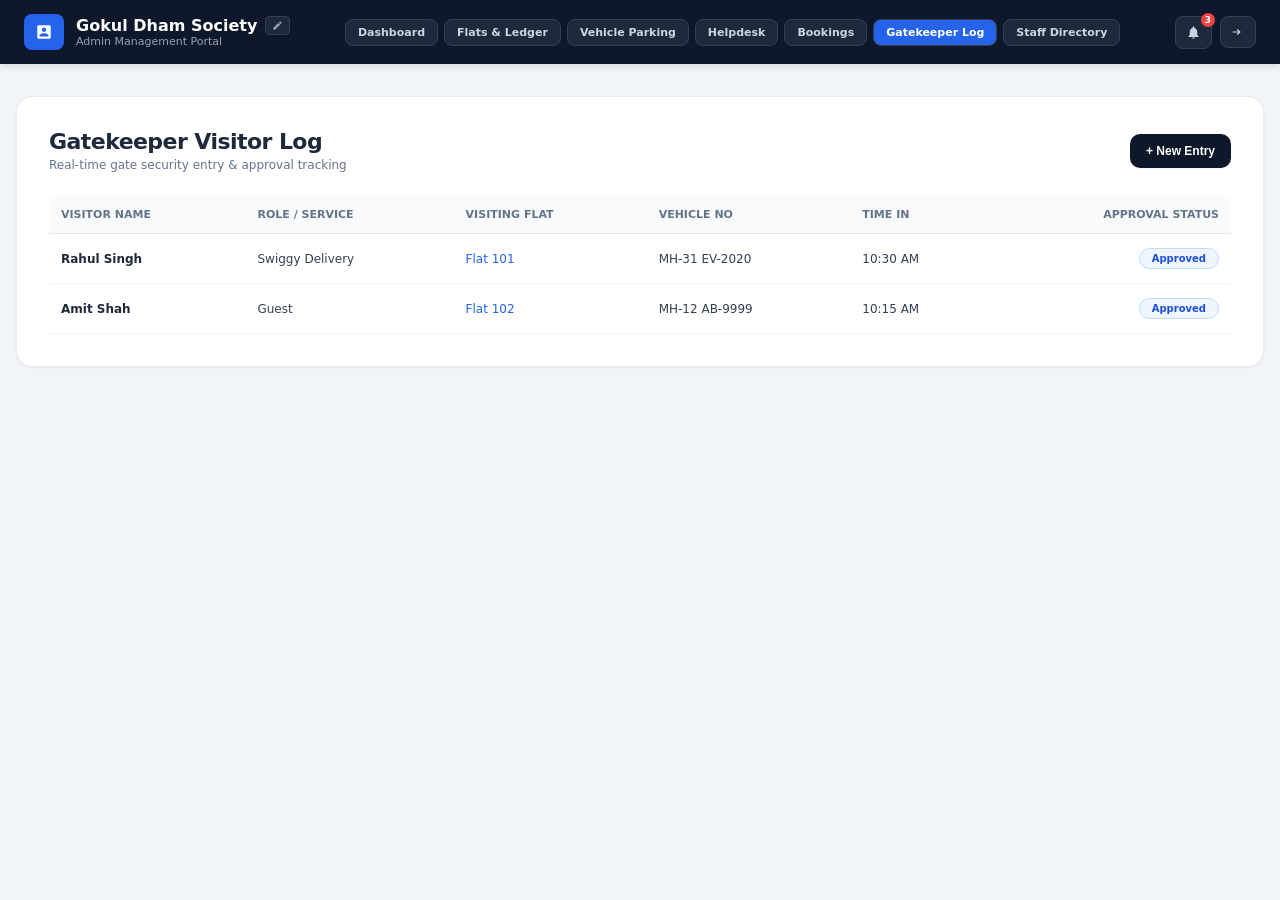
<file: my-society-app/visitors.html>
<!DOCTYPE html>
<html lang="en">
<head>
    <meta charset="UTF-8">
    <meta name="viewport" content="width=device-width, initial-scale=1.0">
    <title>Gokul Dham Society - Gatekeeper Visitor Log</title>
    <!-- FontAwesome Icons CDN -->
    <link href="https://cdnjs.cloudflare.com/ajax/libs/font-awesome/6.4.0/css/all.min.css" rel="stylesheet">
    <!-- Link CSS -->
    <link rel="stylesheet" href="visitors.css">
</head>
<body>

    <!-- TOP NAVIGATION BAR -->
    <header class="navbar">
        <div class="nav-left">
            <div class="logo-box">
                <svg class="icon" viewBox="0 0 24 24" style="width: 18px; height: 18px;"><path d="M19 3H5c-1.1 0-2 .9-2 2v14c0 1.1.9 2 2 2h14c1.1 0 2-.9 2-2V5c0-1.1-.9-2-2-2zm-7 3c1.66 0 3 1.34 3 3s-1.34 3-3 3-3-1.34-3-3 1.34-3 3-3zm6 12H6v-1.4c0-2 4-3.1 6-3.1s6 1.1 6 3.1V18z"/></svg>
            </div>
            <div class="brand-info">
                <div class="brand-title-row">
                    <h3 class="societyNameText">Gokul Dham Society</h3>
                    <button class="edit-btn" onclick="openEditModal()" title="Edit Name">
                        <svg class="icon" viewBox="0 0 24 24" style="width: 11px; height: 11px;"><path d="M3 17.25V21h3.75L17.81 9.94l-3.75-3.75L3 17.25zM20.71 7.04c.39-.39.39-1.02 0-1.41l-2.34-2.34c-.39-.39-1.02-.39-1.41 0l-1.83 1.83 3.75 3.75 1.83-1.83z"/></svg>
                    </button>
                </div>
                <p>Admin Management Portal</p>
            </div>
        </div>

        <nav class="nav-menu">
            <a href="dashboard.html" class="nav-item">Dashboard</a>
            <a href="flats.html" class="nav-item">Flats & Ledger</a>
            <a href="vehicle.html" class="nav-item">Vehicle Parking</a>
            <a href="helpdesk.html" class="nav-item">Helpdesk</a>
            <a href="bookings.html" class="nav-item">Bookings</a>
            <a href="visitors.html" class="nav-item active">Gatekeeper Log</a>
            <a href="staff.html" class="nav-item">Staff Directory</a>
        </nav>

        <div class="nav-right">
            <!-- Bell Icon Updated with Click Event -->
            <div class="notification-icon bell-btn" onclick="openNotificationModal(event)" style="cursor: pointer;">
                <svg class="icon" viewBox="0 0 24 24" style="width: 15px; height: 15px;"><path d="M12 22c1.1 0 2-.9 2-2h-4c0 1.1.89 2 2 2zm6-6v-5c0-3.07-1.64-5.64-4.5-6.32V4c0-.83-.67-1.5-1.5-1.5s-1.5.67-1.5 1.5v.68C7.63 5.36 6 7.92 6 11v5l-2 2v1h16v-1l-2-2z"/></svg>
                <span class="badge">3</span>
            </div>
            <a href="index.html" class="logout-btn">
                <svg class="icon" viewBox="0 0 24 24" style="width: 14px; height: 14px;"><path d="M10.09 15.59L11.5 17l5-5-5-5-1.41 1.41L12.67 11H3v2h9.67l-2.58 2.59z"/></svg>
            </a>
        </div>
    </header>

    <!-- MAIN CONTAINER -->
    <main class="main-container">
        <div class="card">
            <div class="card-header-flex">
                <div>
                    <h2 class="page-title">Gatekeeper Visitor Log</h2>
                    <p class="page-desc">Real-time gate security entry & approval tracking</p>
                </div>
                <button onclick="openModal()" class="primary-btn">+ New Entry</button>
            </div>

            <!-- Visitor Log Table -->
            <div class="table-responsive">
                <table class="data-table">
                    <thead>
                        <tr>
                            <th>Visitor Name</th>
                            <th>Role / Service</th>
                            <th>Visiting Flat</th>
                            <th>Vehicle No</th>
                            <th>Time In</th>
                            <th style="text-align: right;">Approval Status</th>
                        </tr>
                    </thead>
                    <tbody id="visitors-table-body">
                        <!-- Dynamic Rows -->
                    </tbody>
                </table>
            </div>
        </div>
    </main>

    <!-- Modal: New Visitor Entry -->
    <div id="modal-visitor" class="modal hidden">
        <div class="modal-content">
            <h3>Add New Visitor Entry</h3>
            <form onsubmit="handleAddVisitor(event)" class="modal-form">
                <input type="text" id="vis-name" placeholder="Visitor Name (e.g. Rahul Singh)" required>
                <input type="text" id="vis-role" placeholder="Role / Service (e.g. Swiggy Delivery)" required>
                <input type="text" id="vis-flat" placeholder="Visiting Flat (e.g. Flat 101)" required>
                <input type="text" id="vis-vehicle" placeholder="Vehicle No (e.g. MH-31 EV-2020)" required>
                <input type="text" id="vis-time" placeholder="Time In (e.g. 10:30 AM)" required>
                <div class="modal-actions">
                    <button type="button" onclick="closeModal()" class="cancel-btn">Cancel</button>
                    <button type="submit" class="submit-btn">Save Entry</button>
                </div>
            </form>
        </div>
    </div>

    <!-- Edit Society Name Modal -->
    <div class="modal-overlay hidden" id="editModal">
        <div class="modal-card">
            <h3>Edit Society Name</h3>
            <input type="text" id="societyInput" placeholder="Enter new society name">
            <div class="modal-actions">
                <button class="btn-cancel" onclick="closeEditModal()">Cancel</button>
                <button class="btn-update" onclick="saveSocietyName()">Update Name</button>
            </div>
        </div>
    </div>

    <!-- Notification Modal Popup -->
    <div id="modal-notifications" class="modal-overlay hidden">
        <div class="modal-card notification-card" style="max-width: 450px;">
            <div style="display: flex; justify-content: space-between; align-items: center; margin-bottom: 16px;">
                <h3 style="display: flex; align-items: center; gap: 8px; font-size: 16px;"><i class="fa-solid fa-bell" style="color: #2563eb;"></i> Recent System Alerts</h3>
                <span style="background-color: #eff6ff; color: #1d4ed8; padding: 2px 10px; border-radius: 20px; font-size: 11px; font-weight: bold;">3 Alerts</span>
            </div>
            <div style="display: flex; flex-direction: column; gap: 10px; margin-bottom: 16px;">
                <div style="background-color: #f8fafc; border: 1px solid #e2e8f0; padding: 12px; border-radius: 8px; font-size: 12px; color: #1e293b;">
                    <strong>New Complaint:</strong> Water Leakage reported in Flat 302
                </div>
                <div style="background-color: #f0fdf4; border: 1px solid #bbf7d0; padding: 12px; border-radius: 8px; font-size: 12px; color: #166534;">
                    <strong>Payment Received:</strong> Flat 101 paid ₹2,000 via UPI
                </div>
                <div style="background-color: #fefce8; border: 1px solid #fef08a; padding: 12px; border-radius: 8px; font-size: 12px; color: #854d0e;">
                    <strong>Booking Alert:</strong> Community Hall requested for 15 Aug
                </div>
            </div>
            <button onclick="closeNotificationModal()" class="submit-btn" style="width: 100%; padding: 10px; background-color: #f1f5f9; color: #1e293b; border: 1px solid #cbd5e1; border-radius: 8px; font-weight: bold; cursor: pointer;">Close Notifications</button>
        </div>
    </div>

    <!-- Link JS -->
    <script src="visitors.js"></script>
</body>
</html>
</file>
<file: bookings.css>
* {
    box-sizing: border-box;
    margin: 0;
    padding: 0;
}

body {
    background-color: #f1f5f9;
    font-family: system-ui, -apple-system, sans-serif;
    color: #1e293b;
    padding-bottom: 48px;
}

/* Header Styles */
.app-header {
    background-color: #0f172a;
    color: #ffffff;
    padding: 14px 24px;
    display: flex;
    flex-wrap: wrap;
    justify-content: space-between;
    align-items: center;
    position: sticky;
    top: 0;
    z-index: 20;
    box-shadow: 0 4px 6px -1px rgba(0, 0, 0, 0.1);
}

.logo-area {
    display: flex;
    align-items: center;
    gap: 12px;
}

.logo-icon {
    background-color: #2563eb;
    padding: 9px 11px;
    border-radius: 8px;
    color: white;
    font-size: 15px;
}

.title-row {
    display: flex;
    align-items: center;
    gap: 8px;
}

.title-row h1 {
    font-size: 16px;
    font-weight: bold;
}

.edit-btn {
    background-color: #1e293b;
    color: #94a3b8;
    border: 1px solid #334155;
    padding: 2px 6px;
    border-radius: 4px;
    font-size: 10px;
    cursor: pointer;
}

.subtitle {
    font-size: 11px;
    color: #94a3b8;
}

.nav-links {
    display: flex;
    align-items: center;
    gap: 6px;
}

.nav-btn {
    font-size: 11px;
    font-weight: 600;
    padding: 6px 12px;
    border-radius: 8px;
    background-color: #1e293b;
    color: #cbd5e1;
    text-decoration: none;
    border: 1px solid #334155;
    transition: 0.2s;
    white-space: nowrap;
    display: flex;
    align-items: center;
    gap: 5px;
}

.nav-btn:hover, .nav-btn.active {
    background-color: #2563eb;
    color: #ffffff;
}

.nav-btn.warning {
    border-color: rgba(245, 158, 11, 0.5);
    color: #fde047;
}

.bell-btn, .logout-btn {
    background-color: #1e293b;
    color: #cbd5e1;
    border: 1px solid #334155;
    padding: 6px 10px;
    border-radius: 8px;
    cursor: pointer;
    position: relative;
    font-size: 12px;
    text-decoration: none;
    margin-left: 4px;
}

.badge {
    position: absolute;
    top: -4px;
    right: -4px;
    background-color: #ef4444;
    color: white;
    font-size: 9px;
    font-weight: bold;
    width: 14px;
    height: 14px;
    border-radius: 50%;
    display: flex;
    align-items: center;
    justify-content: center;
}

/* Main Container */
.main-container {
    max-width: 1280px;
    margin: 32px auto 0 auto;
    padding: 0 16px;
}

.card {
    background-color: #ffffff;
    border-radius: 16px;
    padding: 32px;
    border: 1px solid rgba(226, 232, 240, 0.8);
    box-shadow: 0 1px 3px 0 rgba(0, 0, 0, 0.05);
}

.page-title {
    font-size: 22px;
    font-weight: bold;
    color: #1e293b;
    letter-spacing: -0.025em;
    margin-bottom: 4px;
}

.page-desc {
    font-size: 12px;
    color: #64748b;
    margin-bottom: 24px;
}

/* Amenities Grid */
.amenities-grid {
    display: grid;
    grid-template-columns: 1fr;
    gap: 16px;
    margin-bottom: 36px;
}

@media (min-width: 640px) {
    .amenities-grid {
        grid-template-columns: repeat(2, 1fr);
    }
}

@media (min-width: 1024px) {
    .amenities-grid {
        grid-template-columns: repeat(4, 1fr);
    }
}

.amenity-box {
    background-color: #f8fafc;
    border: 1px solid #e2e8f0;
    border-radius: 12px;
    padding: 16px;
    display: flex;
    flex-direction: column;
    justify-content: space-between;
}

.amenity-icon {
    width: 40px;
    height: 40px;
    border-radius: 8px;
    display: flex;
    align-items: center;
    justify-content: center;
    font-size: 16px;
    margin-bottom: 12px;
}

.icon-purple { background-color: #f3e8ff; color: #7e22ce; }
.icon-blue { background-color: #eff6ff; color: #1d4ed8; }
.icon-emerald { background-color: #ecfdf5; color: #047857; }
.icon-amber { background-color: #fffbeb; color: #b45309; }

.amenity-box h3 {
    font-size: 14px;
    font-weight: bold;
    color: #1e293b;
    margin-bottom: 4px;
}

.amenity-box p {
    font-size: 11px;
    color: #64748b;
    margin-bottom: 16px;
}

.book-btn {
    width: 100%;
    border: none;
    padding: 10px;
    border-radius: 8px;
    font-size: 12px;
    font-weight: bold;
    color: white;
    cursor: pointer;
    transition: 0.2s;
}

.btn-purple { background-color: #9333ea; }
.btn-purple:hover { background-color: #7e22ce; }

.btn-blue { background-color: #2563eb; }
.btn-blue:hover { background-color: #1d4ed8; }

.btn-emerald { background-color: #059669; }
.btn-emerald:hover { background-color: #047857; }

.btn-amber { background-color: #d97706; }
.btn-amber:hover { background-color: #b45309; }

/* Table Section */
.section-title {
    font-size: 14px;
    font-weight: bold;
    color: #1e293b;
    margin-bottom: 12px;
}

.table-responsive {
    overflow-x: auto;
}

.data-table {
    width: 100%;
    border-collapse: collapse;
    text-align: left;
    font-size: 12px;
    color: #475569;
}

.data-table th {
    background-color: #f8fafc;
    color: #64748b;
    font-weight: 600;
    text-transform: uppercase;
    font-size: 11px;
    padding: 10px 12px;
    border-bottom: 1px solid #e2e8f0;
}

.data-table td {
    padding: 12px;
    border-bottom: 1px solid #f1f5f9;
    color: #334155;
}

.status-confirmed {
    background-color: #ecfdf5;
    color: #059669;
    font-weight: bold;
    padding: 3px 10px;
    border-radius: 20px;
    font-size: 10px;
    display: inline-block;
}

/* Modal Styling */
.modal {
    position: fixed;
    inset: 0;
    background-color: rgba(15, 23, 42, 0.5);
    backdrop-filter: blur(4px);
    display: flex;
    align-items: center;
    justify-content: center;
    padding: 16px;
    z-index: 50;
}

.modal.hidden {
    display: none;
}

.modal-content {
    background-color: white;
    border-radius: 12px;
    box-shadow: 0 20px 25px -5px rgba(0, 0, 0, 0.1);
    max-width: 400px;
    width: 100%;
    padding: 24px;
}

.modal-content h3 {
    font-size: 16px;
    font-weight: bold;
    color: #1e293b;
    margin-bottom: 16px;
}

.modal-form {
    display: flex;
    flex-direction: column;
    gap: 12px;
}

.modal-form input {
    width: 100%;
    padding: 10px;
    border: 1px solid #cbd5e1;
    border-radius: 8px;
    font-size: 12px;
    outline: none;
}

.modal-actions {
    display: flex;
    justify-content: flex-end;
    gap: 8px;
    margin-top: 8px;
}

.cancel-btn {
    background: transparent;
    border: none;
    color: #64748b;
    font-size: 12px;
    cursor: pointer;
    padding: 6px 12px;
}

.submit-btn {
    background-color: #9333ea;
    color: white;
    border: none;
    padding: 6px 14px;
    border-radius: 8px;
    font-size: 12px;
    font-weight: bold;
    cursor: pointer;
}
</file>
<file: helpdesk.css>
* {
    box-sizing: border-box;
    margin: 0;
    padding: 0;
}

body {
    background-color: #f1f5f9;
    font-family: system-ui, -apple-system, sans-serif;
    color: #1e293b;
    padding-bottom: 48px;
}

/* Header Styles */
.app-header {
    background-color: #0f172a;
    color: #ffffff;
    padding: 14px 24px;
    display: flex;
    flex-wrap: wrap;
    justify-content: space-between;
    align-items: center;
    position: sticky;
    top: 0;
    z-index: 20;
    box-shadow: 0 4px 6px -1px rgba(0, 0, 0, 0.1);
}

.logo-area {
    display: flex;
    align-items: center;
    gap: 12px;
}

.logo-icon {
    background-color: #2563eb;
    padding: 9px 11px;
    border-radius: 8px;
    color: white;
    font-size: 15px;
}

.title-row {
    display: flex;
    align-items: center;
    gap: 8px;
}

.title-row h1 {
    font-size: 16px;
    font-weight: bold;
}

.edit-btn {
    background-color: #1e293b;
    color: #94a3b8;
    border: 1px solid #334155;
    padding: 2px 6px;
    border-radius: 4px;
    font-size: 10px;
    cursor: pointer;
}

.subtitle {
    font-size: 11px;
    color: #94a3b8;
}

.nav-links {
    display: flex;
    align-items: center;
    gap: 6px;
}

.nav-btn {
    font-size: 11px;
    font-weight: 600;
    padding: 6px 12px;
    border-radius: 8px;
    background-color: #1e293b;
    color: #cbd5e1;
    text-decoration: none;
    border: 1px solid #334155;
    transition: 0.2s;
    white-space: nowrap;
    display: flex;
    align-items: center;
    gap: 5px;
}

.nav-btn:hover, .nav-btn.active {
    background-color: #2563eb;
    color: #ffffff;
}

.nav-btn.warning {
    border-color: rgba(245, 158, 11, 0.5);
    color: #fde047;
}

.bell-btn, .logout-btn {
    background-color: #1e293b;
    color: #cbd5e1;
    border: 1px solid #334155;
    padding: 6px 10px;
    border-radius: 8px;
    cursor: pointer;
    position: relative;
    font-size: 12px;
    text-decoration: none;
    margin-left: 4px;
}

.badge {
    position: absolute;
    top: -4px;
    right: -4px;
    background-color: #ef4444;
    color: white;
    font-size: 9px;
    font-weight: bold;
    width: 14px;
    height: 14px;
    border-radius: 50%;
    display: flex;
    align-items: center;
    justify-content: center;
}

/* Main Layout */
.main-container {
    max-width: 1280px;
    margin: 32px auto 0 auto;
    padding: 0 16px;
}

.grid-layout {
    display: grid;
    grid-template-columns: 1fr;
    gap: 24px;
}

@media (min-width: 1024px) {
    .grid-layout {
        grid-template-columns: 2fr 1fr;
    }
}

.card {
    background-color: #ffffff;
    border-radius: 16px;
    padding: 24px;
    border: 1px solid rgba(226, 232, 240, 0.8);
    box-shadow: 0 1px 3px 0 rgba(0, 0, 0, 0.05);
}

.card-header {
    display: flex;
    justify-content: space-between;
    align-items: center;
    margin-bottom: 24px;
}

.card-header h2 {
    font-size: 20px;
    font-weight: bold;
    color: #1e293b;
    letter-spacing: -0.025em;
}

.card-header p {
    font-size: 12px;
    color: #64748b;
    margin-top: 2px;
}

.primary-btn {
    background-color: #e11d48;
    color: white;
    border: none;
    padding: 10px 16px;
    border-radius: 10px;
    font-size: 12px;
    font-weight: bold;
    cursor: pointer;
    transition: 0.2s;
    box-shadow: 0 1px 2px 0 rgba(0, 0, 0, 0.05);
}

.primary-btn:hover {
    background-color: #be123c;
}

/* Complaints Items */
.complaints-list {
    display: flex;
    flex-direction: column;
    gap: 14px;
}

.complaint-item {
    background-color: #f8fafc;
    border: 1px solid rgba(226, 232, 240, 0.9);
    border-radius: 12px;
    padding: 16px;
    display: flex;
    justify-content: space-between;
    align-items: center;
}

.complaint-info .flat-tag {
    font-size: 11px;
    font-weight: bold;
    color: #94a3b8;
}

.complaint-info h4 {
    font-size: 14px;
    font-weight: bold;
    color: #1e293b;
    margin-top: 2px;
}

.complaint-info p {
    font-size: 12px;
    color: #64748b;
    margin-top: 2px;
}

.status-badge {
    font-size: 11px;
    font-weight: bold;
    padding: 4px 14px;
    border-radius: 20px;
    white-space: nowrap;
}

.status-pending { background-color: #fff1f2; color: #e11d48; border: 1px solid #fecdd3; }
.status-progress { background-color: #fffbeb; color: #d97706; border: 1px solid #fde68a; }
.status-resolved { background-color: #ecfdf5; color: #059669; border: 1px solid #a7f3d0; }

/* Chat Section */
.chat-card {
    height: 560px;
    display: flex;
    flex-direction: column;
}

.chat-header {
    border-bottom: 1px solid #f1f5f9;
    padding-bottom: 12px;
    margin-bottom: 16px;
}

.chat-title-area {
    display: flex;
    justify-content: space-between;
    align-items: center;
}

.chat-title-area h3 {
    font-size: 14px;
    font-weight: bold;
    color: #1e293b;
    display: flex;
    align-items: center;
    gap: 8px;
}

.chat-icon {
    color: #2563eb;
    font-size: 14px;
}

.live-badge {
    background-color: #ecfdf5;
    color: #059669;
    border: 1px solid #a7f3d0;
    font-size: 10px;
    font-weight: bold;
    padding: 2px 10px;
    border-radius: 20px;
}

.chat-subtitle {
    font-size: 11px;
    color: #94a3b8;
    margin-top: 4px;
}

.chat-messages {
    flex: 1;
    overflow-y: auto;
    display: flex;
    flex-direction: column;
    gap: 12px;
    padding-right: 4px;
}

.chat-msg {
    background-color: rgba(248, 250, 252, 0.9);
    border: 1px solid rgba(226, 232, 240, 0.8);
    border-radius: 12px;
    padding: 10px 12px;
}

.msg-top {
    display: flex;
    justify-content: space-between;
    align-items: center;
    margin-bottom: 4px;
}

.msg-sender {
    font-size: 11px;
    font-weight: bold;
    color: #1e293b;
}

.msg-time {
    font-size: 10px;
    color: #94a3b8;
}

.chat-msg p {
    font-size: 12px;
    color: #475569;
}

.chat-form {
    display: flex;
    gap: 8px;
    padding-top: 12px;
    border-top: 1px solid #f1f5f9;
}

.chat-form input {
    flex: 1;
    padding: 10px 14px;
    border: 1px solid #cbd5e1;
    border-radius: 10px;
    font-size: 12px;
    outline: none;
    color: #334155;
}

.chat-form input:focus {
    border-color: #2563eb;
    box-shadow: 0 0 0 2px rgba(37, 99, 235, 0.1);
}

.send-btn {
    background-color: #2563eb;
    color: white;
    border: none;
    padding: 10px 14px;
    border-radius: 10px;
    cursor: pointer;
    font-size: 12px;
    box-shadow: 0 1px 2px 0 rgba(0, 0, 0, 0.05);
}

.send-btn:hover {
    background-color: #1d4ed8;
}

/* Modal Styling */
.modal {
    position: fixed;
    inset: 0;
    background-color: rgba(15, 23, 42, 0.5);
    backdrop-filter: blur(4px);
    display: flex;
    align-items: center;
    justify-content: center;
    padding: 16px;
    z-index: 50;
}

.modal.hidden {
    display: none;
}

.modal-content {
    background-color: white;
    border-radius: 12px;
    box-shadow: 0 20px 25px -5px rgba(0, 0, 0, 0.1);
    max-width: 400px;
    width: 100%;
    padding: 24px;
}

.modal-content h3 {
    font-size: 16px;
    font-weight: bold;
    color: #1e293b;
    margin-bottom: 16px;
}

.modal-form {
    display: flex;
    flex-direction: column;
    gap: 12px;
}

.modal-form input, .modal-form textarea {
    width: 100%;
    padding: 10px;
    border: 1px solid #cbd5e1;
    border-radius: 8px;
    font-size: 12px;
    outline: none;
}

.modal-actions {
    display: flex;
    justify-content: flex-end;
    gap: 8px;
    margin-top: 8px;
}

.cancel-btn {
    background: transparent;
    border: none;
    color: #64748b;
    font-size: 12px;
    cursor: pointer;
    padding: 6px 12px;
}

.submit-btn {
    background-color: #e11d48;
    color: white;
    border: none;
    padding: 6px 14px;
    border-radius: 8px;
    font-size: 12px;
    font-weight: bold;
    cursor: pointer;
}
</file>
<file: staff.css>
* {
    box-sizing: border-box;
    margin: 0;
    padding: 0;
}

body {
    background-color: #f1f5f9;
    font-family: system-ui, -apple-system, sans-serif;
    color: #1e293b;
    padding-bottom: 48px;
}

/* Header Styles */
.app-header {
    background-color: #0f172a;
    color: #ffffff;
    padding: 14px 24px;
    display: flex;
    flex-wrap: wrap;
    justify-content: space-between;
    align-items: center;
    position: sticky;
    top: 0;
    z-index: 20;
    box-shadow: 0 4px 6px -1px rgba(0, 0, 0, 0.1);
}

.logo-area {
    display: flex;
    align-items: center;
    gap: 12px;
}

.logo-icon {
    background-color: #2563eb;
    padding: 9px 11px;
    border-radius: 8px;
    color: white;
    font-size: 15px;
}

.title-row {
    display: flex;
    align-items: center;
    gap: 8px;
}

.title-row h1 {
    font-size: 16px;
    font-weight: bold;
}

.edit-btn {
    background-color: #1e293b;
    color: #94a3b8;
    border: 1px solid #334155;
    padding: 2px 6px;
    border-radius: 4px;
    font-size: 10px;
    cursor: pointer;
}

.subtitle {
    font-size: 11px;
    color: #94a3b8;
}

.nav-links {
    display: flex;
    align-items: center;
    gap: 6px;
}

.nav-btn {
    font-size: 11px;
    font-weight: 600;
    padding: 6px 12px;
    border-radius: 8px;
    background-color: #1e293b;
    color: #cbd5e1;
    text-decoration: none;
    border: 1px solid #334155;
    transition: 0.2s;
    white-space: nowrap;
    display: flex;
    align-items: center;
    gap: 5px;
}

.nav-btn:hover, .nav-btn.active {
    background-color: #2563eb;
    color: #ffffff;
}

.bell-btn, .logout-btn {
    background-color: #1e293b;
    color: #cbd5e1;
    border: 1px solid #334155;
    padding: 6px 10px;
    border-radius: 8px;
    cursor: pointer;
    position: relative;
    font-size: 12px;
    text-decoration: none;
    margin-left: 4px;
}

.badge {
    position: absolute;
    top: -4px;
    right: -4px;
    background-color: #ef4444;
    color: white;
    font-size: 9px;
    font-weight: bold;
    width: 14px;
    height: 14px;
    border-radius: 50%;
    display: flex;
    align-items: center;
    justify-content: center;
}

/* Main Container */
.main-container {
    max-width: 1280px;
    margin: 32px auto 0 auto;
    padding: 0 16px;
}

.card {
    background-color: #ffffff;
    border-radius: 16px;
    padding: 32px;
    border: 1px solid rgba(226, 232, 240, 0.8);
    box-shadow: 0 1px 3px 0 rgba(0, 0, 0, 0.05);
}

.card-header-flex {
    display: flex;
    justify-content: space-between;
    align-items: center;
    margin-bottom: 24px;
}

.page-title {
    font-size: 22px;
    font-weight: bold;
    color: #1e293b;
    letter-spacing: -0.025em;
    margin-bottom: 4px;
}

.page-desc {
    font-size: 12px;
    color: #64748b;
}

.primary-btn {
    background-color: #2563eb;
    color: white;
    border: none;
    padding: 10px 16px;
    border-radius: 10px;
    font-size: 12px;
    font-weight: bold;
    cursor: pointer;
    transition: 0.2s;
    box-shadow: 0 1px 2px 0 rgba(0, 0, 0, 0.05);
}

.primary-btn:hover {
    background-color: #1d4ed8;
}

/* Staff Grid */
.staff-grid {
    display: grid;
    grid-template-columns: 1fr;
    gap: 16px;
}

@media (min-width: 768px) {
    .staff-grid {
        grid-template-columns: repeat(3, 1fr);
    }
}

.staff-box {
    background-color: #f8fafc;
    border: 1px solid rgba(226, 232, 240, 0.9);
    border-radius: 12px;
    padding: 20px;
    display: flex;
    justify-content: space-between;
    align-items: center;
}

.staff-info h3 {
    font-size: 15px;
    font-weight: bold;
    color: #1e293b;
    margin-bottom: 2px;
}

.staff-info p {
    font-size: 12px;
    color: #64748b;
    margin-bottom: 8px;
}

.staff-phone {
    font-size: 12px;
    font-weight: bold;
    color: #2563eb;
    text-decoration: none;
    display: inline-flex;
    align-items: center;
    gap: 5px;
}

.call-btn {
    background-color: #2563eb;
    color: white;
    border: none;
    padding: 8px 16px;
    border-radius: 8px;
    font-size: 12px;
    font-weight: bold;
    cursor: pointer;
    display: flex;
    align-items: center;
    gap: 6px;
    transition: 0.2s;
}

.call-btn:hover {
    background-color: #1d4ed8;
}

/* Modal Styling */
.modal {
    position: fixed;
    inset: 0;
    background-color: rgba(15, 23, 42, 0.5);
    backdrop-filter: blur(4px);
    display: flex;
    align-items: center;
    justify-content: center;
    padding: 16px;
    z-index: 50;
}

.modal.hidden {
    display: none;
}

.modal-content {
    background-color: white;
    border-radius: 12px;
    box-shadow: 0 20px 25px -5px rgba(0, 0, 0, 0.1);
    max-width: 400px;
    width: 100%;
    padding: 24px;
}

.modal-content h3 {
    font-size: 16px;
    font-weight: bold;
    color: #1e293b;
    margin-bottom: 16px;
}

.modal-form {
    display: flex;
    flex-direction: column;
    gap: 12px;
}

.modal-form input {
    width: 100%;
    padding: 10px;
    border: 1px solid #cbd5e1;
    border-radius: 8px;
    font-size: 12px;
    outline: none;
}

.modal-actions {
    display: flex;
    justify-content: flex-end;
    gap: 8px;
    margin-top: 8px;
}

.cancel-btn {
    background: transparent;
    border: none;
    color: #64748b;
    font-size: 12px;
    cursor: pointer;
    padding: 6px 12px;
}

.submit-btn {
    background-color: #2563eb;
    color: white;
    border: none;
    padding: 6px 14px;
    border-radius: 8px;
    font-size: 12px;
    font-weight: bold;
    cursor: pointer;
}
</file>
<file: visitors.css>
* {
    box-sizing: border-box;
    margin: 0;
    padding: 0;
}

body {
    background-color: #f1f5f9;
    font-family: system-ui, -apple-system, sans-serif;
    color: #1e293b;
    padding-bottom: 48px;
}

/* Header Styles */
.app-header {
    background-color: #0f172a;
    color: #ffffff;
    padding: 14px 24px;
    display: flex;
    flex-wrap: wrap;
    justify-content: space-between;
    align-items: center;
    position: sticky;
    top: 0;
    z-index: 20;
    box-shadow: 0 4px 6px -1px rgba(0, 0, 0, 0.1);
}

.logo-area {
    display: flex;
    align-items: center;
    gap: 12px;
}

.logo-icon {
    background-color: #2563eb;
    padding: 9px 11px;
    border-radius: 8px;
    color: white;
    font-size: 15px;
}

.title-row {
    display: flex;
    align-items: center;
    gap: 8px;
}

.title-row h1 {
    font-size: 16px;
    font-weight: bold;
}

.edit-btn {
    background-color: #1e293b;
    color: #94a3b8;
    border: 1px solid #334155;
    padding: 2px 6px;
    border-radius: 4px;
    font-size: 10px;
    cursor: pointer;
}

.subtitle {
    font-size: 11px;
    color: #94a3b8;
}

.nav-links {
    display: flex;
    align-items: center;
    gap: 6px;
}

.nav-btn {
    font-size: 11px;
    font-weight: 600;
    padding: 6px 12px;
    border-radius: 8px;
    background-color: #1e293b;
    color: #cbd5e1;
    text-decoration: none;
    border: 1px solid #334155;
    transition: 0.2s;
    white-space: nowrap;
    display: flex;
    align-items: center;
    gap: 5px;
}

.nav-btn:hover, .nav-btn.active {
    background-color: #2563eb;
    color: #ffffff;
}

.nav-btn.warning {
    border-color: rgba(245, 158, 11, 0.5);
    color: #fde047;
}

.bell-btn, .logout-btn {
    background-color: #1e293b;
    color: #cbd5e1;
    border: 1px solid #334155;
    padding: 6px 10px;
    border-radius: 8px;
    cursor: pointer;
    position: relative;
    font-size: 12px;
    text-decoration: none;
    margin-left: 4px;
}

.badge {
    position: absolute;
    top: -4px;
    right: -4px;
    background-color: #ef4444;
    color: white;
    font-size: 9px;
    font-weight: bold;
    width: 14px;
    height: 14px;
    border-radius: 50%;
    display: flex;
    align-items: center;
    justify-content: center;
}

/* Main Container */
.main-container {
    max-width: 1280px;
    margin: 32px auto 0 auto;
    padding: 0 16px;
}

.card {
    background-color: #ffffff;
    border-radius: 16px;
    padding: 32px;
    border: 1px solid rgba(226, 232, 240, 0.8);
    box-shadow: 0 1px 3px 0 rgba(0, 0, 0, 0.05);
}

.card-header-flex {
    display: flex;
    justify-content: space-between;
    align-items: center;
    margin-bottom: 24px;
}

.page-title {
    font-size: 22px;
    font-weight: bold;
    color: #1e293b;
    letter-spacing: -0.025em;
    margin-bottom: 4px;
}

.page-desc {
    font-size: 12px;
    color: #64748b;
}

.primary-btn {
    background-color: #0f172a;
    color: white;
    border: none;
    padding: 10px 16px;
    border-radius: 10px;
    font-size: 12px;
    font-weight: bold;
    cursor: pointer;
    transition: 0.2s;
    box-shadow: 0 1px 2px 0 rgba(0, 0, 0, 0.05);
}

.primary-btn:hover {
    background-color: #1e293b;
}

/* Table Section */
.table-responsive {
    overflow-x: auto;
}

.data-table {
    width: 100%;
    border-collapse: collapse;
    text-align: left;
    font-size: 12px;
    color: #475569;
}

.data-table th {
    background-color: #f8fafc;
    color: #64748b;
    font-weight: 600;
    text-transform: uppercase;
    font-size: 11px;
    padding: 12px;
    border-bottom: 1px solid #e2e8f0;
}

.data-table td {
    padding: 14px 12px;
    border-bottom: 1px solid #f1f5f9;
    color: #334155;
}

.flat-link {
    color: #2563eb;
    text-decoration: none;
    font-weight: 500;
}

.flat-link:hover {
    text-decoration: underline;
}

.status-approved {
    background-color: #eff6ff;
    color: #1d4ed8;
    border: 1px solid #bfdbfe;
    font-weight: bold;
    padding: 4px 12px;
    border-radius: 20px;
    font-size: 10px;
    display: inline-block;
}

/* Modal Styling */
.modal {
    position: fixed;
    inset: 0;
    background-color: rgba(15, 23, 42, 0.5);
    backdrop-filter: blur(4px);
    display: flex;
    align-items: center;
    justify-content: center;
    padding: 16px;
    z-index: 50;
}

.modal.hidden {
    display: none;
}

.modal-content {
    background-color: white;
    border-radius: 12px;
    box-shadow: 0 20px 25px -5px rgba(0, 0, 0, 0.1);
    max-width: 400px;
    width: 100%;
    padding: 24px;
}

.modal-content h3 {
    font-size: 16px;
    font-weight: bold;
    color: #1e293b;
    margin-bottom: 16px;
}

.modal-form {
    display: flex;
    flex-direction: column;
    gap: 12px;
}

.modal-form input {
    width: 100%;
    padding: 10px;
    border: 1px solid #cbd5e1;
    border-radius: 8px;
    font-size: 12px;
    outline: none;
}

.modal-actions {
    display: flex;
    justify-content: flex-end;
    gap: 8px;
    margin-top: 8px;
}

.cancel-btn {
    background: transparent;
    border: none;
    color: #64748b;
    font-size: 12px;
    cursor: pointer;
    padding: 6px 12px;
}

.submit-btn {
    background-color: #0f172a;
    color: white;
    border: none;
    padding: 6px 14px;
    border-radius: 8px;
    font-size: 12px;
    font-weight: bold;
    cursor: pointer;
}
</file>
<file: my-society-app/bookings.css>
* {
    box-sizing: border-box;
    margin: 0;
    padding: 0;
}

body {
    background-color: #f1f5f9;
    font-family: system-ui, -apple-system, sans-serif;
    color: #1e293b;
    padding-bottom: 48px;
}

/* Header Styles Matching Your HTML Classes */
.navbar {
    background-color: #0f172a;
    color: #ffffff;
    padding: 14px 24px;
    display: flex;
    flex-wrap: wrap;
    justify-content: space-between;
    align-items: center;
    position: sticky;
    top: 0;
    z-index: 20;
    box-shadow: 0 4px 6px -1px rgba(0, 0, 0, 0.1);
}

.nav-left {
    display: flex;
    align-items: center;
    gap: 12px;
}

.logo-box {
    background-color: #2563eb;
    padding: 9px 11px;
    border-radius: 8px;
    color: white;
    display: flex;
    align-items: center;
    justify-content: center;
}

.icon {
    fill: currentColor;
}

.brand-title-row {
    display: flex;
    align-items: center;
    gap: 8px;
}

.brand-info h3 {
    font-size: 16px;
    font-weight: bold;
}

.brand-info p {
    font-size: 11px;
    color: #94a3b8;
}

/* Edit Button Style */
.edit-btn {
    background-color: #1e293b;
    color: #94a3b8;
    border: 1px solid #334155;
    padding: 3px 6px;
    border-radius: 4px;
    font-size: 10px;
    cursor: pointer;
    display: inline-flex;
    align-items: center;
    justify-content: center;
    transition: 0.2s;
}

.edit-btn:hover {
    background-color: #334155;
    color: #ffffff;
}

.nav-menu {
    display: flex;
    align-items: center;
    gap: 6px;
}

.nav-item {
    font-size: 11px;
    font-weight: 600;
    padding: 6px 12px;
    border-radius: 8px;
    background-color: #1e293b;
    color: #cbd5e1;
    text-decoration: none;
    border: 1px solid #334155;
    transition: 0.2s;
    white-space: nowrap;
}

.nav-item:hover, .nav-item.active {
    background-color: #2563eb;
    color: #ffffff;
}

.nav-right {
    display: flex;
    align-items: center;
    gap: 8px;
}

.notification-icon {
    background-color: #1e293b;
    color: #cbd5e1;
    border: 1px solid #334155;
    padding: 8px 10px;
    border-radius: 8px;
    cursor: pointer;
    position: relative;
    display: flex;
    align-items: center;
    justify-content: center;
}

.logout-btn {
    background-color: #1e293b;
    color: #cbd5e1;
    border: 1px solid #334155;
    padding: 8px 10px;
    border-radius: 8px;
    cursor: pointer;
    text-decoration: none;
    display: flex;
    align-items: center;
    justify-content: center;
}

.badge {
    position: absolute;
    top: -4px;
    right: -4px;
    background-color: #ef4444;
    color: white;
    font-size: 9px;
    font-weight: bold;
    width: 14px;
    height: 14px;
    border-radius: 50%;
    display: flex;
    align-items: center;
    justify-content: center;
}

/* Main Container */
.main-container {
    max-width: 1280px;
    margin: 32px auto 0 auto;
    padding: 0 16px;
}

.card {
    background-color: #ffffff;
    border-radius: 16px;
    padding: 32px;
    border: 1px solid rgba(226, 232, 240, 0.8);
    box-shadow: 0 1px 3px 0 rgba(0, 0, 0, 0.05);
}

.page-title {
    font-size: 22px;
    font-weight: bold;
    color: #1e293b;
    letter-spacing: -0.025em;
    margin-bottom: 4px;
}

.page-desc {
    font-size: 12px;
    color: #64748b;
    margin-bottom: 24px;
}

/* Amenities Grid */
.amenities-grid {
    display: grid;
    grid-template-columns: 1fr;
    gap: 16px;
    margin-bottom: 36px;
}

@media (min-width: 640px) {
    .amenities-grid {
        grid-template-columns: repeat(2, 1fr);
    }
}

@media (min-width: 1024px) {
    .amenities-grid {
        grid-template-columns: repeat(4, 1fr);
    }
}

.amenity-box {
    background-color: #f8fafc;
    border: 1px solid #e2e8f0;
    border-radius: 12px;
    padding: 16px;
    display: flex;
    flex-direction: column;
    justify-content: space-between;
}

.amenity-icon {
    width: 40px;
    height: 40px;
    border-radius: 8px;
    display: flex;
    align-items: center;
    justify-content: center;
    font-size: 16px;
    margin-bottom: 12px;
}

.icon-purple { background-color: #f3e8ff; color: #7e22ce; }
.icon-blue { background-color: #eff6ff; color: #1d4ed8; }
.icon-emerald { background-color: #ecfdf5; color: #047857; }
.icon-amber { background-color: #fffbeb; color: #b45309; }

.amenity-box h3 {
    font-size: 14px;
    font-weight: bold;
    color: #1e293b;
    margin-bottom: 4px;
}

.amenity-box p {
    font-size: 11px;
    color: #64748b;
    margin-bottom: 16px;
}

.book-btn {
    width: 100%;
    border: none;
    padding: 10px;
    border-radius: 8px;
    font-size: 12px;
    font-weight: bold;
    color: white;
    cursor: pointer;
    transition: 0.2s;
}

.btn-purple { background-color: #9333ea; }
.btn-purple:hover { background-color: #7e22ce; }

.btn-blue { background-color: #2563eb; }
.btn-blue:hover { background-color: #1d4ed8; }

.btn-emerald { background-color: #059669; }
.btn-emerald:hover { background-color: #047857; }

.btn-amber { background-color: #d97706; }
.btn-amber:hover { background-color: #b45309; }

/* Table Section */
.section-title {
    font-size: 14px;
    font-weight: bold;
    color: #1e293b;
    margin-bottom: 12px;
}

.table-responsive {
    overflow-x: auto;
}

.data-table {
    width: 100%;
    border-collapse: collapse;
    text-align: left;
    font-size: 12px;
    color: #475569;
}

.data-table th {
    background-color: #f8fafc;
    color: #64748b;
    font-weight: 600;
    text-transform: uppercase;
    font-size: 11px;
    padding: 10px 12px;
    border-bottom: 1px solid #e2e8f0;
}

.data-table td {
    padding: 12px;
    border-bottom: 1px solid #f1f5f9;
    color: #334155;
}

.status-confirmed {
    background-color: #ecfdf5;
    color: #059669;
    font-weight: bold;
    padding: 3px 10px;
    border-radius: 20px;
    font-size: 10px;
    display: inline-block;
}

/* Modal Styling */
.modal {
    position: fixed;
    inset: 0;
    background-color: rgba(15, 23, 42, 0.5);
    backdrop-filter: blur(4px);
    display: flex;
    align-items: center;
    justify-content: center;
    padding: 16px;
    z-index: 50;
}

.modal.hidden {
    display: none;
}

.modal-content {
    background-color: white;
    border-radius: 12px;
    box-shadow: 0 20px 25px -5px rgba(0, 0, 0, 0.1);
    max-width: 400px;
    width: 100%;
    padding: 24px;
}

.modal-content h3 {
    font-size: 16px;
    font-weight: bold;
    color: #1e293b;
    margin-bottom: 16px;
}

.modal-form {
    display: flex;
    flex-direction: column;
    gap: 12px;
}

.modal-form input {
    width: 100%;
    padding: 10px;
    border: 1px solid #cbd5e1;
    border-radius: 8px;
    font-size: 12px;
    outline: none;
}

.modal-actions {
    display: flex;
    justify-content: flex-end;
    gap: 8px;
    margin-top: 8px;
}

.cancel-btn {
    background: transparent;
    border: none;
    color: #64748b;
    font-size: 12px;
    cursor: pointer;
    padding: 6px 12px;
}

.submit-btn {
    background-color: #9333ea;
    color: white;
    border: none;
    padding: 6px 14px;
    border-radius: 8px;
    font-size: 12px;
    font-weight: bold;
    cursor: pointer;
}

/* Edit Society Name Modal Specific Styles */
.modal-overlay {
    position: fixed;
    inset: 0;
    background: rgba(15, 23, 42, 0.5);
    backdrop-filter: blur(4px);
    display: flex;
    align-items: center;
    justify-content: center;
    z-index: 100;
}

.modal-overlay.hidden {
    display: none;
}

.modal-card {
    background: #ffffff;
    width: 100%;
    max-width: 400px;
    padding: 24px;
    border-radius: 16px;
    box-shadow: 0 20px 25px -5px rgba(0, 0, 0, 0.1);
    display: flex;
    flex-direction: column;
    gap: 16px;
}

.modal-card h3 {
    font-size: 16px;
    font-weight: bold;
    color: #1e293b;
}

.modal-card input {
    width: 100%;
    padding: 10px 14px;
    border: 1px solid #3b82f6;
    border-radius: 8px;
    font-size: 13px;
    outline: none;
    color: #1e293b;
}

.btn-cancel {
    background: transparent;
    border: none;
    color: #64748b;
    font-size: 13px;
    font-weight: 500;
    cursor: pointer;
    padding: 8px 12px;
}

.btn-update {
    background-color: #2563eb;
    color: #ffffff;
    border: none;
    padding: 8px 16px;
    border-radius: 8px;
    font-size: 13px;
    font-weight: bold;
    cursor: pointer;
    transition: 0.2s;
}

.btn-update:hover {
    background-color: #1d4ed8;
}
</file>
<file: my-society-app/dashboard-style.css>
body {
  font-family: 'Segoe UI', Tahoma, Geneva, Verdana, sans-serif;
  background-color: #f8fafc;
  margin: 0;
  color: #334155;
}

.navbar {
  display: flex;
  justify-content: space-between;
  align-items: center;
  background-color: #0f172a;
  padding: 12px 24px;
  color: #fff;
}

.nav-left {
  display: flex;
  align-items: center;
  gap: 12px;
}

.logo-box {
  background: #2563eb;
  padding: 8px 10px;
  border-radius: 8px;
  display: flex;
  align-items: center;
  justify-content: center;
  color: white;
}

.brand-title-row {
  display: flex;
  align-items: center;
  gap: 8px;
}

.brand-info h3 {
  margin: 0;
  font-size: 16px;
  font-weight: 600;
  color: #fff;
}

.brand-info p {
  margin: 0;
  font-size: 11px;
  color: #94a3b8;
}

.edit-btn {
  background: transparent;
  border: none;
  cursor: pointer;
  color: #94a3b8;
  display: flex;
  align-items: center;
  justify-content: center;
  padding: 4px;
  border-radius: 4px;
  font-size: 11px;
  transition: color 0.2s;
}

.edit-btn:hover {
  color: #ffffff;
}

.nav-menu {
  display: flex;
  gap: 8px;
}

.nav-item {
  color: #94a3b8;
  text-decoration: none;
  font-size: 13px;
  padding: 6px 12px;
  border-radius: 6px;
  transition: all 0.2s;
}

.nav-item.active, .nav-item:hover {
  background-color: #1e293b;
  color: #fff;
}

.nav-right {
  display: flex;
  align-items: center;
  gap: 16px;
}

.notification-icon {
  position: relative;
  background: #1e293b;
  padding: 8px 10px;
  border-radius: 50%;
  cursor: pointer;
  color: #94a3b8;
  display: flex;
  transition: background 0.2s;
}

.notification-icon:hover {
  background: #334155;
  color: #ffffff;
}

.badge {
  position: absolute;
  top: -2px;
  right: -2px;
  background: #ef4444;
  color: white;
  font-size: 10px;
  padding: 2px 5px;
  border-radius: 50%;
  font-weight: 700;
}

.logout-btn {
  background: #1e293b;
  padding: 8px 10px;
  border-radius: 50%;
  color: #94a3b8;
  display: flex;
  text-decoration: none;
}

.main-container {
  padding: 24px;
  max-width: 1400px;
  margin: 0 auto;
}

.stats-grid {
  display: grid;
  grid-template-columns: repeat(4, 1fr);
  gap: 16px;
  margin-bottom: 24px;
}

.stat-card {
  background: #fff;
  padding: 20px;
  border-radius: 12px;
  border: 1px solid #e2e8f0;
  display: flex;
  justify-content: space-between;
  align-items: flex-start;
}

.stat-card.green-card {
  background-color: #047857;
  color: #fff;
  border: none;
}

.stat-card.green-card .stat-title,
.stat-card.green-card .stat-subtext {
  color: #d1fae5;
}

.stat-title {
  font-size: 11px;
  font-weight: 700;
  color: #64748b;
  margin-bottom: 8px;
  letter-spacing: 0.5px;
}

.stat-value {
  font-size: 24px;
  font-weight: 700;
  color: #0f172a;
  margin-bottom: 4px;
}

.green-card .stat-value {
  color: #fff;
}

.stat-subtext {
  font-size: 12px;
  color: #2563eb;
  text-decoration: none;
  font-weight: 500;
}

.stat-icon-bg {
  background: #eff6ff;
  color: #2563eb;
  padding: 12px;
  border-radius: 10px;
  display: flex;
  font-size: 18px;
}

.green-card .stat-icon-bg {
  background: rgba(255, 255, 255, 0.2);
  color: #fff;
}

.notice-board {
  background: #fffbeb;
  border: 1px solid #fef3c7;
  border-radius: 12px;
  padding: 16px 20px;
  margin-bottom: 24px;
}

.notice-header {
  display: flex;
  justify-content: space-between;
  align-items: center;
  margin-bottom: 12px;
}

.notice-title {
  display: flex;
  align-items: center;
  gap: 8px;
  font-weight: 600;
  font-size: 14px;
  color: #b45309;
}

.btn-orange {
  background: #d97706;
  color: white;
  border: none;
  padding: 6px 14px;
  border-radius: 6px;
  font-size: 12px;
  font-weight: 600;
  cursor: pointer;
}

.notice-card-box {
  background: #fff;
  padding: 12px 16px;
  border-radius: 8px;
  border: 1px solid #fde68a;
  display: flex;
  justify-content: space-between;
  align-items: center;
}

.notice-content h4 {
  margin: 0 0 4px 0;
  font-size: 13px;
  color: #1e293b;
}

.notice-content p {
  margin: 0;
  font-size: 12px;
  color: #64748b;
}

.notice-date {
  font-size: 11px;
  color: #94a3b8;
  font-weight: 500;
}

.action-row {
  display: flex;
  justify-content: space-between;
  align-items: center;
  margin-bottom: 20px;
}

.left-actions, .right-actions {
  display: flex;
  gap: 10px;
}

.btn-green-action {
  background: #059669;
  color: white;
  border: none;
  padding: 10px 16px;
  border-radius: 8px;
  font-weight: 600;
  font-size: 13px;
  cursor: pointer;
}

.btn-red-action {
  background: #e11d48;
  color: white;
  border: none;
  padding: 10px 16px;
  border-radius: 8px;
  font-weight: 600;
  font-size: 13px;
  cursor: pointer;
}

.btn-excel {
  background: #065f46;
  color: white;
  border: none;
  padding: 10px 16px;
  border-radius: 8px;
  font-weight: 600;
  font-size: 13px;
  display: flex;
  align-items: center;
  gap: 8px;
  cursor: pointer;
}

.btn-pdf {
  background: #1e293b;
  color: white;
  border: none;
  padding: 10px 16px;
  border-radius: 8px;
  font-weight: 600;
  font-size: 13px;
  display: flex;
  align-items: center;
  gap: 8px;
  cursor: pointer;
}

.table-card {
  background: #fff;
  border-radius: 12px;
  border: 1px solid #e2e8f0;
  overflow: hidden;
}

.table-header {
  padding: 16px 20px;
  display: flex;
  justify-content: space-between;
  align-items: center;
  border-bottom: 1px solid #e2e8f0;
}

.table-header h3 {
  margin: 0;
  font-size: 15px;
  color: #0f172a;
}

.table-filters {
  display: flex;
  gap: 10px;
}

.search-input, .select-input {
  padding: 6px 12px;
  border: 1px solid #e2e8f0;
  border-radius: 6px;
  font-size: 12px;
  outline: none;
  color: #334155;
}

table {
  width: 100%;
  border-collapse: collapse;
  text-align: left;
}

th {
  background: #f8fafc;
  padding: 12px 20px;
  font-size: 11px;
  font-weight: 700;
  color: #64748b;
  border-bottom: 1px solid #e2e8f0;
}

td {
  padding: 14px 20px;
  font-size: 13px;
  border-bottom: 1px solid #f1f5f9;
  color: #334155;
}

.badge-cat {
  padding: 4px 10px;
  border-radius: 6px;
  font-size: 11px;
  font-weight: 600;
}

.badge-cat.blue { background: #eff6ff; color: #2563eb; }
.badge-cat.pink { background: #fdf2f8; color: #db2777; }
.badge-cat.yellow { background: #fef3c7; color: #d97706; }

.link-receipt {
  color: #2563eb;
  text-decoration: none;
  font-size: 12px;
  font-weight: 500;
}

.amount-text {
  font-weight: 600;
  color: #e11d48;
}

/* Modal Popup Styles */
.modal-overlay {
  position: fixed;
  top: 0; left: 0; width: 100%; height: 100%;
  background: rgba(15, 23, 42, 0.6);
  backdrop-filter: blur(2px);
  display: none;
  justify-content: center;
  align-items: center;
  z-index: 1000;
}

.modal-overlay.active {
  display: flex;
}

.modal-card {
  background: #fff;
  padding: 24px;
  border-radius: 12px;
  width: 440px;
  box-shadow: 0 20px 25px -5px rgba(0, 0, 0, 0.1);
  box-sizing: border-box;
}

.modal-title-custom {
  margin-top: 0;
  font-size: 18px;
  color: #0f172a;
  margin-bottom: 20px;
  font-weight: 700;
}

.form-group {
  margin-bottom: 16px;
}

.form-label {
  font-size: 12px;
  font-weight: 600;
  color: #475569;
  display: block;
  margin-bottom: 6px;
}

.form-select, .modal-card input[type="text"], .modal-card input[type="number"] {
  width: 100%;
  padding: 10px 12px;
  border: 1px solid #cbd5e1;
  border-radius: 8px;
  font-size: 13px;
  box-sizing: border-box;
  outline: none;
  color: #1e293b;
  background-color: #fff;
}

.form-select:focus, .modal-card input:focus {
  border-color: #e11d48;
  box-shadow: 0 0 0 1px #e11d48;
}

.file-input {
  font-size: 13px;
  color: #64748b;
}

.modal-actions {
  display: flex;
  justify-content: flex-end;
  gap: 12px;
  align-items: center;
}

.btn-cancel {
  background: transparent;
  border: none;
  color: #64748b;
  font-weight: 600;
  font-size: 13px;
  cursor: pointer;
  padding: 8px 12px;
}

.btn-save-expense {
  background: #e11d48;
  color: white;
  border: none;
  padding: 10px 20px;
  border-radius: 8px;
  font-weight: 600;
  font-size: 13px;
  cursor: pointer;
}

.btn-save-expense:hover {
  background: #be123c;
}

/* Voucher Modal Styles */
.voucher-card-box {
  width: 480px !important;
  max-width: 90%;
  padding: 20px 24px !important;
}

.voucher-header {
  display: flex;
  justify-content: space-between;
  align-items: center;
  margin-bottom: 16px;
  border-bottom: 1px solid #f1f5f9;
  padding-bottom: 10px;
}

.voucher-title {
  font-size: 16px;
  font-weight: 700;
  color: #0f172a;
  display: flex;
  align-items: center;
  gap: 8px;
}

.voucher-close-btn {
  background: none;
  border: none;
  font-size: 20px;
  cursor: pointer;
  color: #64748b;
}

.voucher-body {
  border: 2px dashed #cbd5e1;
  border-radius: 10px;
  padding: 20px;
  background: #fff;
  position: relative;
  overflow: hidden;
}

.voucher-stamp {
  position: absolute;
  top: 15px;
  right: 15px;
  border: 2px solid #10b981;
  color: #10b981;
  font-size: 11px;
  font-weight: 800;
  padding: 4px 10px;
  border-radius: 6px;
  transform: rotate(10deg);
  letter-spacing: 1px;
}

.voucher-meta {
  font-size: 10px;
  font-weight: 700;
  color: #64748b;
  letter-spacing: 0.5px;
  margin-bottom: 6px;
}

.voucher-desc {
  font-size: 16px;
  font-weight: 700;
  color: #0f172a;
  margin: 0 0 16px 0;
}

.voucher-details-row {
  display: flex;
  justify-content: space-between;
  font-size: 12px;
  color: #475569;
  margin-bottom: 20px;
  border-bottom: 1px solid #f1f5f9;
  padding-bottom: 12px;
}

.voucher-amount-box {
  background: #f8fafc;
  padding: 12px 16px;
  border-radius: 8px;
  display: flex;
  justify-content: space-between;
  align-items: center;
  font-size: 13px;
  font-weight: 600;
  color: #334155;
}

.voucher-amount {
  font-size: 18px;
  font-weight: 700;
  color: #e11d48;
}

.btn-print-voucher {
  background: #1e293b;
  color: white;
  border: none;
  padding: 8px 16px;
  border-radius: 8px;
  font-weight: 600;
  font-size: 13px;
  cursor: pointer;
  display: flex;
  align-items: center;
  gap: 6px;
}

/* System Alerts Modal Styles */
.notif-card-box {
  width: 480px !important;
  max-width: 90%;
  padding: 24px !important;
  border-radius: 16px !important;
}

.notif-header {
  display: flex;
  justify-content: space-between;
  align-items: center;
  margin-bottom: 20px;
}

.notif-title {
  font-size: 17px;
  font-weight: 700;
  color: #0f172a;
  display: flex;
  align-items: center;
  gap: 10px;
}

.notif-count-badge {
  background: #eff6ff;
  color: #2563eb;
  font-size: 12px;
  font-weight: 700;
  padding: 4px 12px;
  border-radius: 20px;
}

.notif-list {
  display: flex;
  flex-direction: column;
  gap: 12px;
  margin-bottom: 20px;
}

.notif-item {
  padding: 14px 16px;
  border-radius: 10px;
  font-size: 13px;
  border: 1px solid transparent;
  line-height: 1.4;
}

.notif-gray { background-color: #f8fafc; border-color: #f1f5f9; color: #334155; }
.notif-green { background-color: #f0fdf4; border-color: #dcfce7; color: #166534; }
.notif-yellow { background-color: #fffbeb; border-color: #fef3c7; color: #92400e; }

.btn-close-notif {
  width: 100%;
  background: #f1f5f9;
  color: #334155;
  border: none;
  padding: 12px;
  border-radius: 10px;
  font-weight: 600;
  font-size: 13px;
  cursor: pointer;
}

/* Update Name Button Blue Styling */
.modal-card .btn-update {
  background-color: #2563eb !important;
  color: white !important;
  border: none !important;
  padding: 10px 16px;
  border-radius: 8px;
  font-weight: 600;
  font-size: 13px;
  cursor: pointer;
}

.modal-card .btn-update:hover {
  background-color: #1d4ed8 !important;
}
</file>
<file: my-society-app/helpdesk.css>
* {
    box-sizing: border-box;
    margin: 0;
    padding: 0;
}

body {
    background-color: #f1f5f9;
    font-family: system-ui, -apple-system, sans-serif;
    color: #1e293b;
    padding-bottom: 48px;
}

/* Header Styles */
.app-header {
    background-color: #0f172a;
    color: #ffffff;
    padding: 14px 24px;
    display: flex;
    flex-wrap: wrap;
    justify-content: space-between;
    align-items: center;
    position: sticky;
    top: 0;
    z-index: 20;
    box-shadow: 0 4px 6px -1px rgba(0, 0, 0, 0.1);
}

.logo-area {
    display: flex;
    align-items: center;
    gap: 12px;
}

.logo-icon {
    background-color: #2563eb;
    padding: 9px 11px;
    border-radius: 8px;
    color: white;
    font-size: 15px;
}

.title-row {
    display: flex;
    align-items: center;
    gap: 8px;
}

.title-row h1 {
    font-size: 16px;
    font-weight: bold;
}

/* Edit Button Style */
.edit-btn {
    background-color: #1e293b;
    color: #94a3b8;
    border: 1px solid #334155;
    padding: 3px 6px;
    border-radius: 4px;
    font-size: 10px;
    cursor: pointer;
    display: inline-flex;
    align-items: center;
    justify-content: center;
    transition: 0.2s;
}

.edit-btn:hover {
    background-color: #334155;
    color: #ffffff;
}

.subtitle {
    font-size: 11px;
    color: #94a3b8;
}

.nav-links {
    display: flex;
    align-items: center;
    gap: 6px;
}

.nav-btn {
    font-size: 11px;
    font-weight: 600;
    padding: 6px 12px;
    border-radius: 8px;
    background-color: #1e293b;
    color: #cbd5e1;
    text-decoration: none;
    border: 1px solid #334155;
    transition: 0.2s;
    white-space: nowrap;
    display: flex;
    align-items: center;
    gap: 5px;
}

.nav-btn:hover, .nav-btn.active {
    background-color: #2563eb;
    color: #ffffff;
}

.nav-btn.warning {
    border-color: rgba(245, 158, 11, 0.5);
    color: #fde047;
}

.bell-btn, .logout-btn {
    background-color: #1e293b;
    color: #cbd5e1;
    border: 1px solid #334155;
    padding: 6px 10px;
    border-radius: 8px;
    cursor: pointer;
    position: relative;
    font-size: 12px;
    text-decoration: none;
    margin-left: 4px;
    display: flex;
    align-items: center;
    justify-content: center;
}

.badge {
    position: absolute;
    top: -4px;
    right: -4px;
    background-color: #ef4444;
    color: white;
    font-size: 9px;
    font-weight: bold;
    width: 14px;
    height: 14px;
    border-radius: 50%;
    display: flex;
    align-items: center;
    justify-content: center;
}

/* Main Layout */
.main-container {
    max-width: 1280px;
    margin: 32px auto 0 auto;
    padding: 0 16px;
}

.grid-layout {
    display: grid;
    grid-template-columns: 1fr;
    gap: 24px;
}

@media (min-width: 1024px) {
    .grid-layout {
        grid-template-columns: 2fr 1fr;
    }
}

.card {
    background-color: #ffffff;
    border-radius: 16px;
    padding: 24px;
    border: 1px solid rgba(226, 232, 240, 0.8);
    box-shadow: 0 1px 3px 0 rgba(0, 0, 0, 0.05);
}

.card-header {
    display: flex;
    justify-content: space-between;
    align-items: center;
    margin-bottom: 24px;
}

.card-header h2 {
    font-size: 20px;
    font-weight: bold;
    color: #1e293b;
    letter-spacing: -0.025em;
}

.card-header p {
    font-size: 12px;
    color: #64748b;
    margin-top: 2px;
}

.primary-btn {
    background-color: #e11d48;
    color: white;
    border: none;
    padding: 10px 16px;
    border-radius: 10px;
    font-size: 12px;
    font-weight: bold;
    cursor: pointer;
    transition: 0.2s;
    box-shadow: 0 1px 2px 0 rgba(0, 0, 0, 0.05);
}

.primary-btn:hover {
    background-color: #be123c;
}

/* Complaints Items */
.complaints-list {
    display: flex;
    flex-direction: column;
    gap: 14px;
}

.complaint-item {
    background-color: #f8fafc;
    border: 1px solid rgba(226, 232, 240, 0.9);
    border-radius: 12px;
    padding: 16px;
    display: flex;
    justify-content: space-between;
    align-items: center;
}

.complaint-info .flat-tag {
    font-size: 11px;
    font-weight: bold;
    color: #94a3b8;
}

.complaint-info h4 {
    font-size: 14px;
    font-weight: bold;
    color: #1e293b;
    margin-top: 2px;
}

.complaint-info p {
    font-size: 12px;
    color: #64748b;
    margin-top: 2px;
}

.status-badge {
    font-size: 11px;
    font-weight: bold;
    padding: 4px 14px;
    border-radius: 20px;
    white-space: nowrap;
}

.status-pending { background-color: #fff1f2; color: #e11d48; border: 1px solid #fecdd3; }
.status-progress { background-color: #fffbeb; color: #d97706; border: 1px solid #fde68a; }
.status-resolved { background-color: #ecfdf5; color: #059669; border: 1px solid #a7f3d0; }

/* Chat Section */
.chat-card {
    height: 560px;
    display: flex;
    flex-direction: column;
}

.chat-header {
    border-bottom: 1px solid #f1f5f9;
    padding-bottom: 12px;
    margin-bottom: 16px;
}

.chat-title-area {
    display: flex;
    justify-content: space-between;
    align-items: center;
}

.chat-title-area h3 {
    font-size: 14px;
    font-weight: bold;
    color: #1e293b;
    display: flex;
    align-items: center;
    gap: 8px;
}

.chat-icon {
    color: #2563eb;
    font-size: 14px;
}

.live-badge {
    background-color: #ecfdf5;
    color: #059669;
    border: 1px solid #a7f3d0;
    font-size: 10px;
    font-weight: bold;
    padding: 2px 10px;
    border-radius: 20px;
}

.chat-subtitle {
    font-size: 11px;
    color: #94a3b8;
    margin-top: 4px;
}

.chat-messages {
    flex: 1;
    overflow-y: auto;
    display: flex;
    flex-direction: column;
    gap: 12px;
    padding-right: 4px;
}

.chat-msg {
    background-color: rgba(248, 250, 252, 0.9);
    border: 1px solid rgba(226, 232, 240, 0.8);
    border-radius: 12px;
    padding: 10px 12px;
}

.msg-top {
    display: flex;
    justify-content: space-between;
    align-items: center;
    margin-bottom: 4px;
}

.msg-sender {
    font-size: 11px;
    font-weight: bold;
    color: #1e293b;
}

.msg-time {
    font-size: 10px;
    color: #94a3b8;
}

.chat-msg p {
    font-size: 12px;
    color: #475569;
}

.chat-form {
    display: flex;
    gap: 8px;
    padding-top: 12px;
    border-top: 1px solid #f1f5f9;
}

.chat-form input {
    flex: 1;
    padding: 10px 14px;
    border: 1px solid #cbd5e1;
    border-radius: 10px;
    font-size: 12px;
    outline: none;
    color: #334155;
}

.chat-form input:focus {
    border-color: #2563eb;
    box-shadow: 0 0 0 2px rgba(37, 99, 235, 0.1);
}

.send-btn {
    background-color: #2563eb;
    color: white;
    border: none;
    padding: 10px 14px;
    border-radius: 10px;
    cursor: pointer;
    font-size: 12px;
    box-shadow: 0 1px 2px 0 rgba(0, 0, 0, 0.05);
}

.send-btn:hover {
    background-color: #1d4ed8;
}

/* Modal Styling */
.modal {
    position: fixed;
    inset: 0;
    background-color: rgba(15, 23, 42, 0.5);
    backdrop-filter: blur(4px);
    display: flex;
    align-items: center;
    justify-content: center;
    padding: 16px;
    z-index: 50;
}

.modal.hidden {
    display: none;
}

.modal-content {
    background-color: white;
    border-radius: 12px;
    box-shadow: 0 20px 25px -5px rgba(0, 0, 0, 0.1);
    max-width: 400px;
    width: 100%;
    padding: 24px;
}

.modal-content h3 {
    font-size: 16px;
    font-weight: bold;
    color: #1e293b;
    margin-bottom: 16px;
}

.modal-form {
    display: flex;
    flex-direction: column;
    gap: 12px;
}

.modal-form input, .modal-form textarea {
    width: 100%;
    padding: 10px;
    border: 1px solid #cbd5e1;
    border-radius: 8px;
    font-size: 12px;
    outline: none;
}

.modal-actions {
    display: flex;
    justify-content: flex-end;
    gap: 8px;
    margin-top: 8px;
}

.cancel-btn {
    background: transparent;
    border: none;
    color: #64748b;
    font-size: 12px;
    cursor: pointer;
    padding: 6px 12px;
}

.submit-btn {
    background-color: #e11d48;
    color: white;
    border: none;
    padding: 6px 14px;
    border-radius: 8px;
    font-size: 12px;
    font-weight: bold;
    cursor: pointer;
}

/* Edit Society Name Modal Specific Styles */
.modal-overlay {
    position: fixed;
    inset: 0;
    background: rgba(15, 23, 42, 0.5);
    backdrop-filter: blur(4px);
    display: flex;
    align-items: center;
    justify-content: center;
    z-index: 100;
}

.modal-overlay.hidden {
    display: none;
}

.modal-card {
    background: #ffffff;
    width: 100%;
    max-width: 400px;
    padding: 24px;
    border-radius: 16px;
    box-shadow: 0 20px 25px -5px rgba(0, 0, 0, 0.1);
    display: flex;
    flex-direction: column;
    gap: 16px;
}

.modal-card h3 {
    font-size: 16px;
    font-weight: bold;
    color: #1e293b;
}

.modal-card input {
    width: 100%;
    padding: 10px 14px;
    border: 1px solid #3b82f6;
    border-radius: 8px;
    font-size: 13px;
    outline: none;
    color: #1e293b;
}

.btn-cancel {
    background: transparent;
    border: none;
    color: #64748b;
    font-size: 13px;
    font-weight: 500;
    cursor: pointer;
    padding: 8px 12px;
}

.btn-update {
    background-color: #2563eb;
    color: #ffffff;
    border: none;
    padding: 8px 16px;
    border-radius: 8px;
    font-size: 13px;
    font-weight: bold;
    cursor: pointer;
    transition: 0.2s;
}

.btn-update:hover {
    background-color: #1d4ed8;
}
</file>
<file: my-society-app/staff.css>
* {
    box-sizing: border-box;
    margin: 0;
    padding: 0;
}

body {
    background-color: #f1f5f9;
    font-family: system-ui, -apple-system, sans-serif;
    color: #1e293b;
    padding-bottom: 48px;
}

/* Header Styles */
.navbar {
    background-color: #0f172a;
    color: #ffffff;
    padding: 14px 24px;
    display: flex;
    flex-wrap: wrap;
    justify-content: space-between;
    align-items: center;
    position: sticky;
    top: 0;
    z-index: 20;
    box-shadow: 0 4px 6px -1px rgba(0, 0, 0, 0.1);
}

.nav-left {
    display: flex;
    align-items: center;
    gap: 12px;
}

.logo-box {
    background-color: #2563eb;
    padding: 9px 11px;
    border-radius: 8px;
    color: white;
    display: flex;
    align-items: center;
    justify-content: center;
}

.icon {
    fill: currentColor;
}

.brand-title-row {
    display: flex;
    align-items: center;
    gap: 8px;
}

.brand-info h3 {
    font-size: 16px;
    font-weight: bold;
}

.brand-info p {
    font-size: 11px;
    color: #94a3b8;
}

/* Edit Button Style */
.edit-btn {
    background-color: #1e293b;
    color: #94a3b8;
    border: 1px solid #334155;
    padding: 3px 6px;
    border-radius: 4px;
    font-size: 10px;
    cursor: pointer;
    display: inline-flex;
    align-items: center;
    justify-content: center;
    transition: 0.2s;
}

.edit-btn:hover {
    background-color: #334155;
    color: #ffffff;
}

.nav-menu {
    display: flex;
    align-items: center;
    gap: 6px;
}

.nav-item {
    font-size: 11px;
    font-weight: 600;
    padding: 6px 12px;
    border-radius: 8px;
    background-color: #1e293b;
    color: #cbd5e1;
    text-decoration: none;
    border: 1px solid #334155;
    transition: 0.2s;
    white-space: nowrap;
}

.nav-item:hover, .nav-item.active {
    background-color: #2563eb;
    color: #ffffff;
}

.nav-right {
    display: flex;
    align-items: center;
    gap: 8px;
}

.notification-icon {
    background-color: #1e293b;
    color: #cbd5e1;
    border: 1px solid #334155;
    padding: 8px 10px;
    border-radius: 8px;
    cursor: pointer;
    position: relative;
    display: flex;
    align-items: center;
    justify-content: center;
}

.logout-btn {
    background-color: #1e293b;
    color: #cbd5e1;
    border: 1px solid #334155;
    padding: 8px 10px;
    border-radius: 8px;
    cursor: pointer;
    text-decoration: none;
    display: flex;
    align-items: center;
    justify-content: center;
}

.badge {
    position: absolute;
    top: -4px;
    right: -4px;
    background-color: #ef4444;
    color: white;
    font-size: 9px;
    font-weight: bold;
    width: 14px;
    height: 14px;
    border-radius: 50%;
    display: flex;
    align-items: center;
    justify-content: center;
}

/* Main Container */
.main-container {
    max-width: 1280px;
    margin: 32px auto 0 auto;
    padding: 0 16px;
}

.card {
    background-color: #ffffff;
    border-radius: 16px;
    padding: 32px;
    border: 1px solid rgba(226, 232, 240, 0.8);
    box-shadow: 0 1px 3px 0 rgba(0, 0, 0, 0.05);
}

.card-header-flex {
    display: flex;
    justify-content: space-between;
    align-items: center;
    margin-bottom: 24px;
}

.page-title {
    font-size: 22px;
    font-weight: bold;
    color: #1e293b;
    letter-spacing: -0.025em;
    margin-bottom: 4px;
}

.page-desc {
    font-size: 12px;
    color: #64748b;
}

.primary-btn {
    background-color: #2563eb;
    color: white;
    border: none;
    padding: 10px 16px;
    border-radius: 10px;
    font-size: 12px;
    font-weight: bold;
    cursor: pointer;
    transition: 0.2s;
    box-shadow: 0 1px 2px 0 rgba(0, 0, 0, 0.05);
}

.primary-btn:hover {
    background-color: #1d4ed8;
}

/* Staff Grid */
.staff-grid {
    display: grid;
    grid-template-columns: 1fr;
    gap: 16px;
}

@media (min-width: 768px) {
    .staff-grid {
        grid-template-columns: repeat(3, 1fr);
    }
}

.staff-box {
    background-color: #f8fafc;
    border: 1px solid rgba(226, 232, 240, 0.9);
    border-radius: 12px;
    padding: 20px;
    display: flex;
    justify-content: space-between;
    align-items: center;
}

.staff-info h3 {
    font-size: 15px;
    font-weight: bold;
    color: #1e293b;
    margin-bottom: 2px;
}

.staff-info p {
    font-size: 12px;
    color: #64748b;
    margin-bottom: 8px;
}

.staff-phone {
    font-size: 12px;
    font-weight: bold;
    color: #2563eb;
    text-decoration: none;
    display: inline-flex;
    align-items: center;
    gap: 5px;
}

.call-btn {
    background-color: #2563eb;
    color: white;
    border: none;
    padding: 8px 16px;
    border-radius: 8px;
    font-size: 12px;
    font-weight: bold;
    cursor: pointer;
    display: flex;
    align-items: center;
    gap: 6px;
    transition: 0.2s;
}

.call-btn:hover {
    background-color: #1d4ed8;
}

/* Modal Styling */
.modal {
    position: fixed;
    inset: 0;
    background-color: rgba(15, 23, 42, 0.5);
    backdrop-filter: blur(4px);
    display: flex;
    align-items: center;
    justify-content: center;
    padding: 16px;
    z-index: 50;
}

.modal.hidden {
    display: none;
}

.modal-content {
    background-color: white;
    border-radius: 12px;
    box-shadow: 0 20px 25px -5px rgba(0, 0, 0, 0.1);
    max-width: 400px;
    width: 100%;
    padding: 24px;
}

.modal-content h3 {
    font-size: 16px;
    font-weight: bold;
    color: #1e293b;
    margin-bottom: 16px;
}

.modal-form {
    display: flex;
    flex-direction: column;
    gap: 12px;
}

.modal-form input {
    width: 100%;
    padding: 10px;
    border: 1px solid #cbd5e1;
    border-radius: 8px;
    font-size: 12px;
    outline: none;
}

.modal-actions {
    display: flex;
    justify-content: flex-end;
    gap: 8px;
    margin-top: 8px;
}

.cancel-btn {
    background: transparent;
    border: none;
    color: #64748b;
    font-size: 12px;
    cursor: pointer;
    padding: 6px 12px;
}

.submit-btn {
    background-color: #2563eb;
    color: white;
    border: none;
    padding: 6px 14px;
    border-radius: 8px;
    font-size: 12px;
    font-weight: bold;
    cursor: pointer;
}

/* Edit Society Name Modal Specific Styles */
.modal-overlay {
    position: fixed;
    inset: 0;
    background: rgba(15, 23, 42, 0.5);
    backdrop-filter: blur(4px);
    display: flex;
    align-items: center;
    justify-content: center;
    z-index: 100;
}

.modal-overlay.hidden {
    display: none;
}

.modal-card {
    background: #ffffff;
    width: 100%;
    max-width: 400px;
    padding: 24px;
    border-radius: 16px;
    box-shadow: 0 20px 25px -5px rgba(0, 0, 0, 0.1);
    display: flex;
    flex-direction: column;
    gap: 16px;
}

.modal-card h3 {
    font-size: 16px;
    font-weight: bold;
    color: #1e293b;
}

.modal-card input {
    width: 100%;
    padding: 10px 14px;
    border: 1px solid #3b82f6;
    border-radius: 8px;
    font-size: 13px;
    outline: none;
    color: #1e293b;
}

.btn-cancel {
    background: transparent;
    border: none;
    color: #64748b;
    font-size: 13px;
    font-weight: 500;
    cursor: pointer;
    padding: 8px 12px;
}

.btn-update {
    background-color: #2563eb;
    color: #ffffff;
    border: none;
    padding: 8px 16px;
    border-radius: 8px;
    font-size: 13px;
    font-weight: bold;
    cursor: pointer;
    transition: 0.2s;
}

.btn-update:hover {
    background-color: #1d4ed8;
}
</file>
<file: my-society-app/visitors.css>
* {
    box-sizing: border-box;
    margin: 0;
    padding: 0;
}

body {
    background-color: #f1f5f9;
    font-family: system-ui, -apple-system, sans-serif;
    color: #1e293b;
    padding-bottom: 48px;
}

/* Header Styles */
.navbar {
    background-color: #0f172a;
    color: #ffffff;
    padding: 14px 24px;
    display: flex;
    flex-wrap: wrap;
    justify-content: space-between;
    align-items: center;
    position: sticky;
    top: 0;
    z-index: 20;
    box-shadow: 0 4px 6px -1px rgba(0, 0, 0, 0.1);
}

.nav-left {
    display: flex;
    align-items: center;
    gap: 12px;
}

.logo-box {
    background-color: #2563eb;
    padding: 9px 11px;
    border-radius: 8px;
    color: white;
    display: flex;
    align-items: center;
    justify-content: center;
}

.icon {
    fill: currentColor;
}

.brand-title-row {
    display: flex;
    align-items: center;
    gap: 8px;
}

.brand-info h3 {
    font-size: 16px;
    font-weight: bold;
}

.brand-info p {
    font-size: 11px;
    color: #94a3b8;
}

/* Edit Button Style */
.edit-btn {
    background-color: #1e293b;
    color: #94a3b8;
    border: 1px solid #334155;
    padding: 3px 6px;
    border-radius: 4px;
    font-size: 10px;
    cursor: pointer;
    display: inline-flex;
    align-items: center;
    justify-content: center;
    transition: 0.2s;
}

.edit-btn:hover {
    background-color: #334155;
    color: #ffffff;
}

.nav-menu {
    display: flex;
    align-items: center;
    gap: 6px;
}

.nav-item {
    font-size: 11px;
    font-weight: 600;
    padding: 6px 12px;
    border-radius: 8px;
    background-color: #1e293b;
    color: #cbd5e1;
    text-decoration: none;
    border: 1px solid #334155;
    transition: 0.2s;
    white-space: nowrap;
}

.nav-item:hover, .nav-item.active {
    background-color: #2563eb;
    color: #ffffff;
}

.nav-right {
    display: flex;
    align-items: center;
    gap: 8px;
}

.notification-icon {
    background-color: #1e293b;
    color: #cbd5e1;
    border: 1px solid #334155;
    padding: 8px 10px;
    border-radius: 8px;
    cursor: pointer;
    position: relative;
    display: flex;
    align-items: center;
    justify-content: center;
}

.logout-btn {
    background-color: #1e293b;
    color: #cbd5e1;
    border: 1px solid #334155;
    padding: 8px 10px;
    border-radius: 8px;
    cursor: pointer;
    text-decoration: none;
    display: flex;
    align-items: center;
    justify-content: center;
}

.badge {
    position: absolute;
    top: -4px;
    right: -4px;
    background-color: #ef4444;
    color: white;
    font-size: 9px;
    font-weight: bold;
    width: 14px;
    height: 14px;
    border-radius: 50%;
    display: flex;
    align-items: center;
    justify-content: center;
}

/* Main Container */
.main-container {
    max-width: 1280px;
    margin: 32px auto 0 auto;
    padding: 0 16px;
}

.card {
    background-color: #ffffff;
    border-radius: 16px;
    padding: 32px;
    border: 1px solid rgba(226, 232, 240, 0.8);
    box-shadow: 0 1px 3px 0 rgba(0, 0, 0, 0.05);
}

.card-header-flex {
    display: flex;
    justify-content: space-between;
    align-items: center;
    margin-bottom: 24px;
}

.page-title {
    font-size: 22px;
    font-weight: bold;
    color: #1e293b;
    letter-spacing: -0.025em;
    margin-bottom: 4px;
}

.page-desc {
    font-size: 12px;
    color: #64748b;
}

.primary-btn {
    background-color: #0f172a;
    color: white;
    border: none;
    padding: 10px 16px;
    border-radius: 10px;
    font-size: 12px;
    font-weight: bold;
    cursor: pointer;
    transition: 0.2s;
    box-shadow: 0 1px 2px 0 rgba(0, 0, 0, 0.05);
}

.primary-btn:hover {
    background-color: #1e293b;
}

/* Table Section */
.table-responsive {
    overflow-x: auto;
}

.data-table {
    width: 100%;
    border-collapse: collapse;
    text-align: left;
    font-size: 12px;
    color: #475569;
}

.data-table th {
    background-color: #f8fafc;
    color: #64748b;
    font-weight: 600;
    text-transform: uppercase;
    font-size: 11px;
    padding: 12px;
    border-bottom: 1px solid #e2e8f0;
}

.data-table td {
    padding: 14px 12px;
    border-bottom: 1px solid #f1f5f9;
    color: #334155;
}

.flat-link {
    color: #2563eb;
    text-decoration: none;
    font-weight: 500;
}

.flat-link:hover {
    text-decoration: underline;
}

.status-approved {
    background-color: #eff6ff;
    color: #1d4ed8;
    border: 1px solid #bfdbfe;
    font-weight: bold;
    padding: 4px 12px;
    border-radius: 20px;
    font-size: 10px;
    display: inline-block;
}

/* Modal Styling */
.modal {
    position: fixed;
    inset: 0;
    background-color: rgba(15, 23, 42, 0.5);
    backdrop-filter: blur(4px);
    display: flex;
    align-items: center;
    justify-content: center;
    padding: 16px;
    z-index: 50;
}

.modal.hidden {
    display: none;
}

.modal-content {
    background-color: white;
    border-radius: 12px;
    box-shadow: 0 20px 25px -5px rgba(0, 0, 0, 0.1);
    max-width: 400px;
    width: 100%;
    padding: 24px;
}

.modal-content h3 {
    font-size: 16px;
    font-weight: bold;
    color: #1e293b;
    margin-bottom: 16px;
}

.modal-form {
    display: flex;
    flex-direction: column;
    gap: 12px;
}

.modal-form input {
    width: 100%;
    padding: 10px;
    border: 1px solid #cbd5e1;
    border-radius: 8px;
    font-size: 12px;
    outline: none;
}

.modal-actions {
    display: flex;
    justify-content: flex-end;
    gap: 8px;
    margin-top: 8px;
}

.cancel-btn {
    background: transparent;
    border: none;
    color: #64748b;
    font-size: 12px;
    cursor: pointer;
    padding: 6px 12px;
}

.submit-btn {
    background-color: #0f172a;
    color: white;
    border: none;
    padding: 6px 14px;
    border-radius: 8px;
    font-size: 12px;
    font-weight: bold;
    cursor: pointer;
}

/* Edit Society Name Modal Specific Styles */
.modal-overlay {
    position: fixed;
    inset: 0;
    background: rgba(15, 23, 42, 0.5);
    backdrop-filter: blur(4px);
    display: flex;
    align-items: center;
    justify-content: center;
    z-index: 100;
}

.modal-overlay.hidden {
    display: none;
}

.modal-card {
    background: #ffffff;
    width: 100%;
    max-width: 400px;
    padding: 24px;
    border-radius: 16px;
    box-shadow: 0 20px 25px -5px rgba(0, 0, 0, 0.1);
    display: flex;
    flex-direction: column;
    gap: 16px;
}

.modal-card h3 {
    font-size: 16px;
    font-weight: bold;
    color: #1e293b;
}

.modal-card input {
    width: 100%;
    padding: 10px 14px;
    border: 1px solid #3b82f6;
    border-radius: 8px;
    font-size: 13px;
    outline: none;
    color: #1e293b;
}

.btn-cancel {
    background: transparent;
    border: none;
    color: #64748b;
    font-size: 13px;
    font-weight: 500;
    cursor: pointer;
    padding: 8px 12px;
}

.btn-update {
    background-color: #2563eb;
    color: #ffffff;
    border: none;
    padding: 8px 16px;
    border-radius: 8px;
    font-size: 13px;
    font-weight: bold;
    cursor: pointer;
    transition: 0.2s;
}

.btn-update:hover {
    background-color: #1d4ed8;
}
</file>
